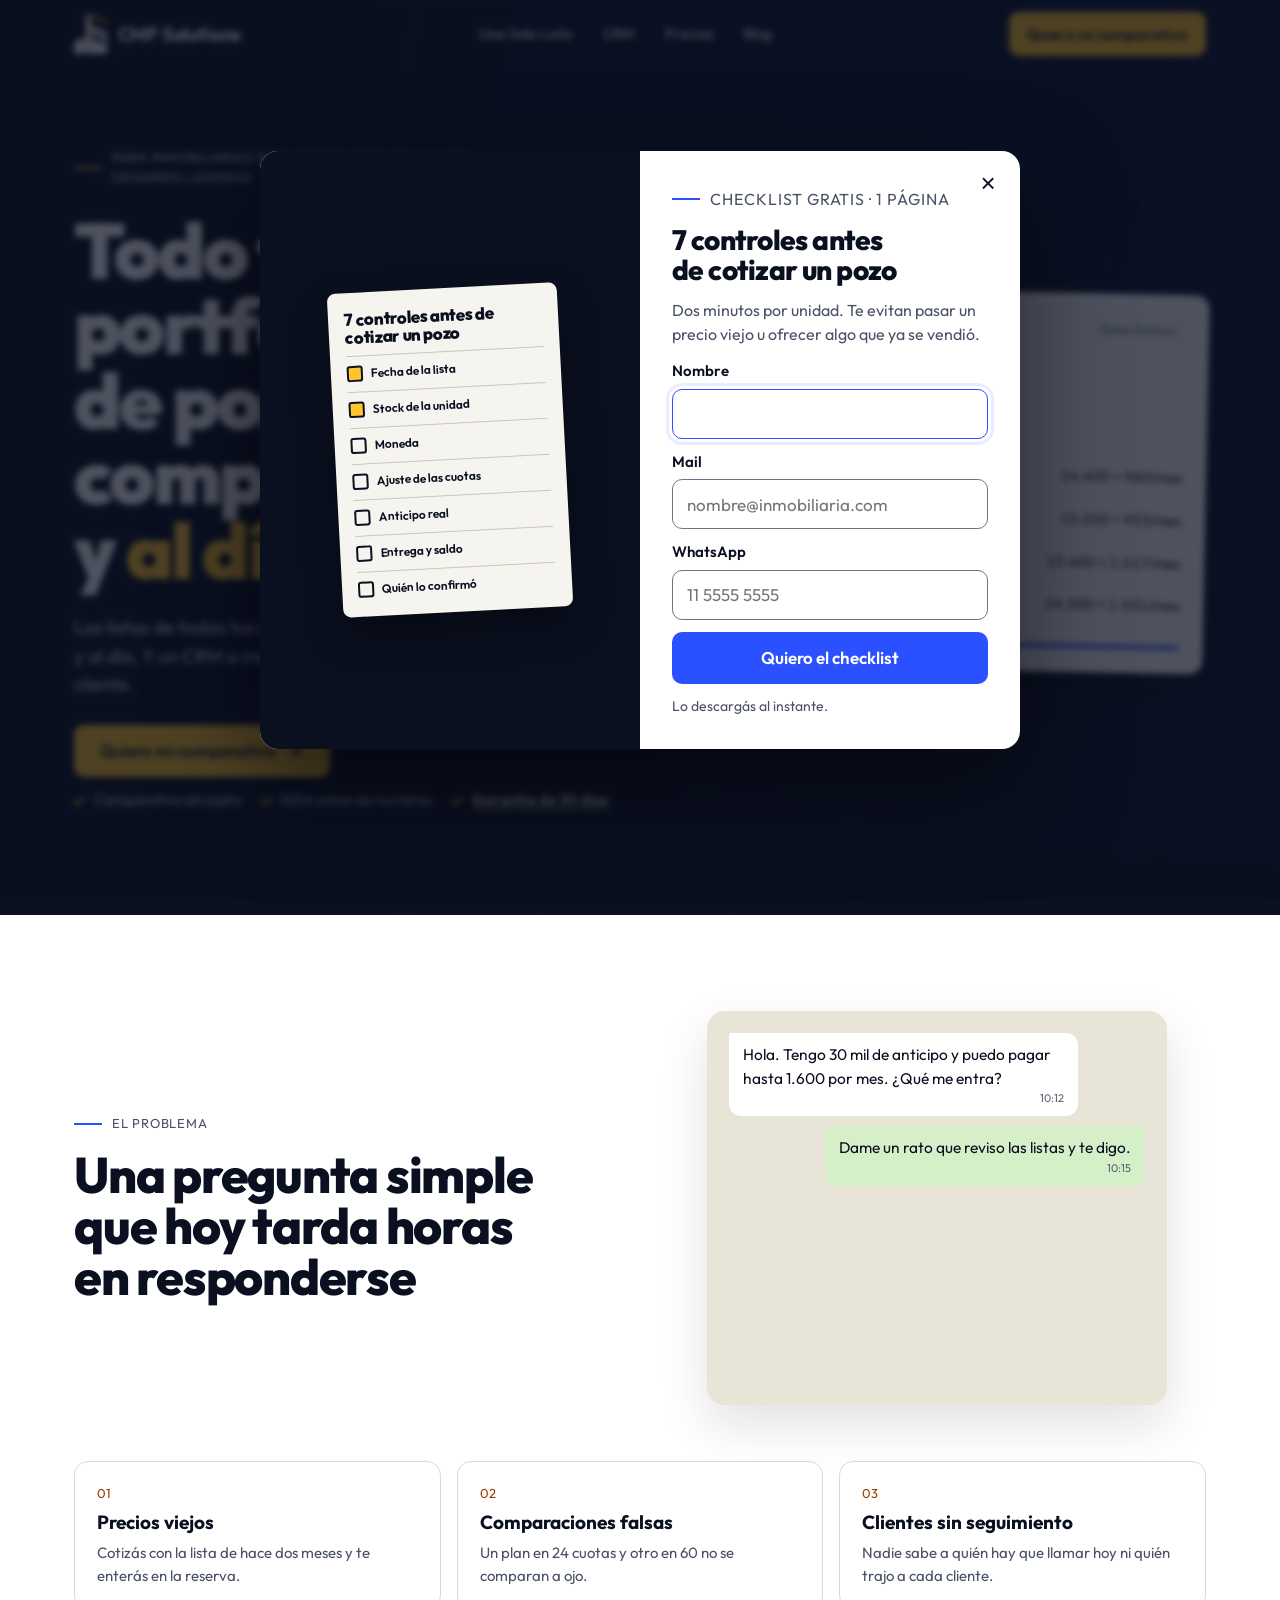
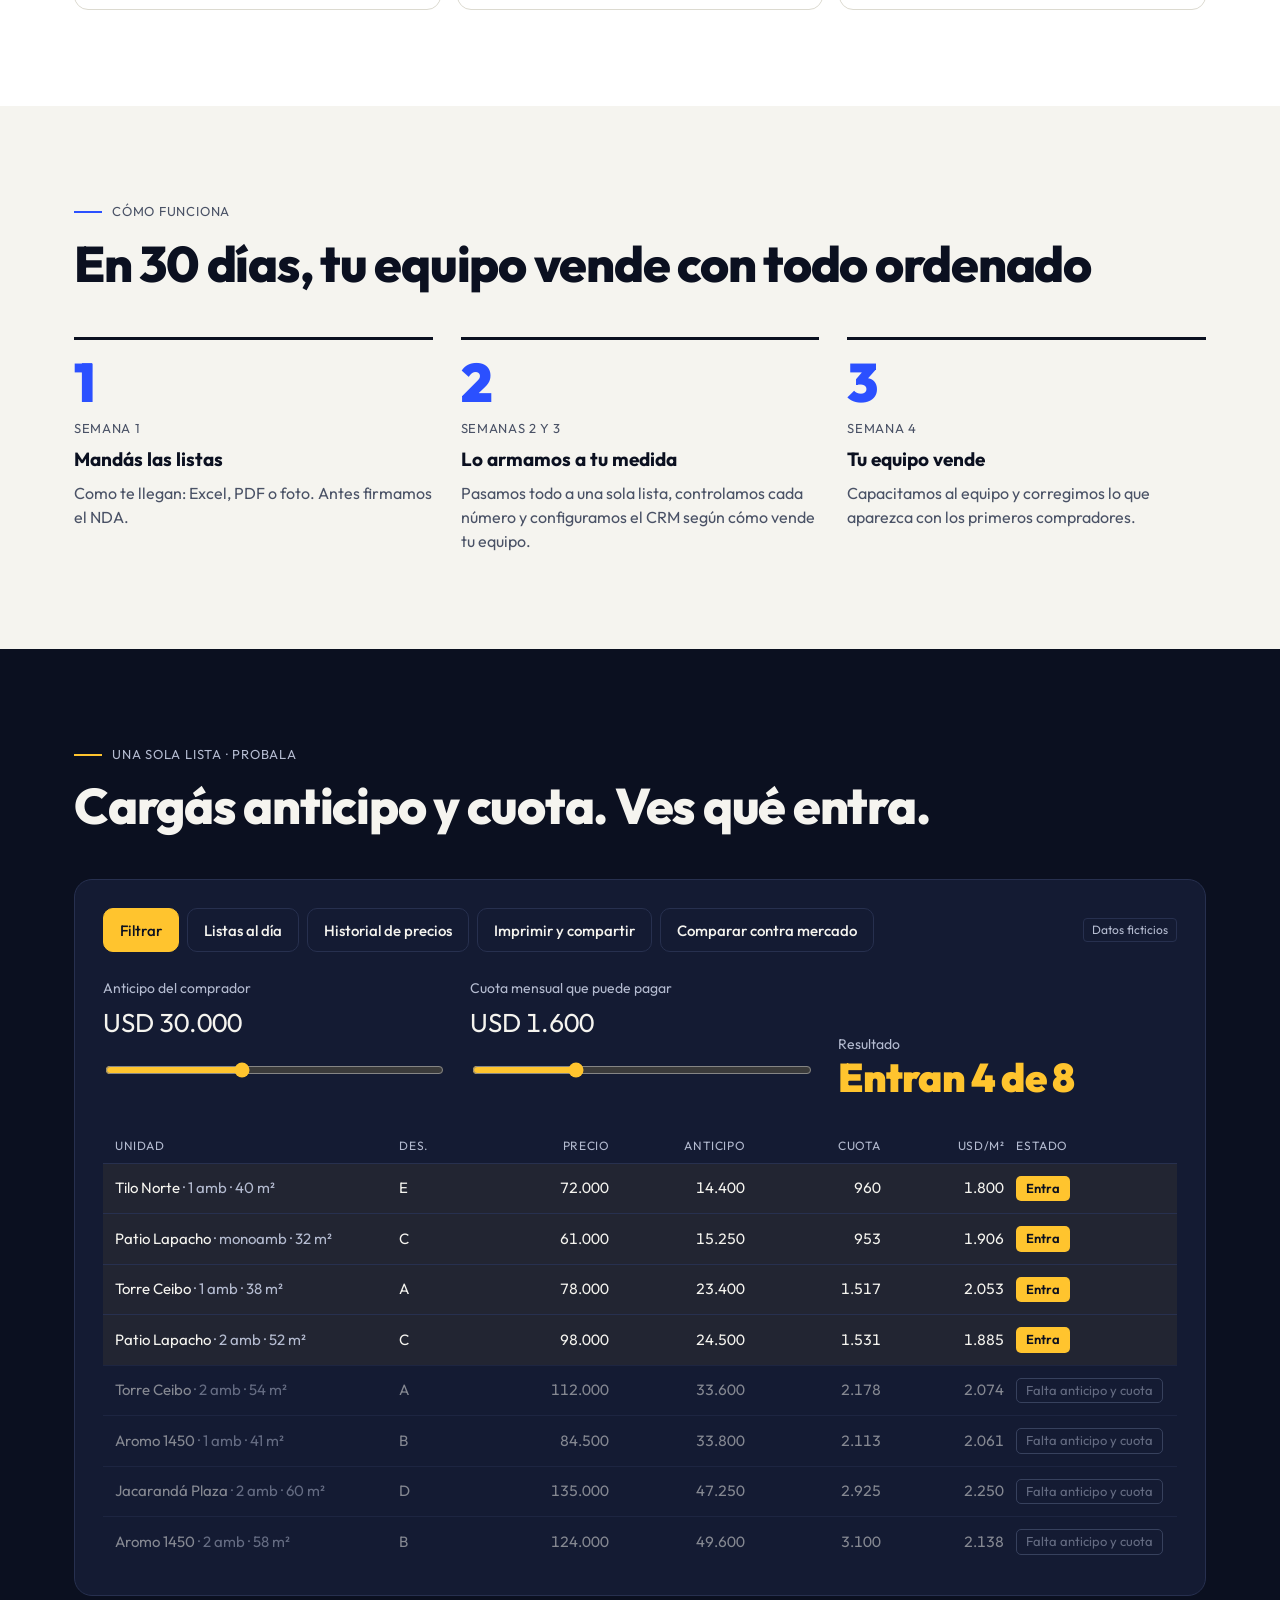
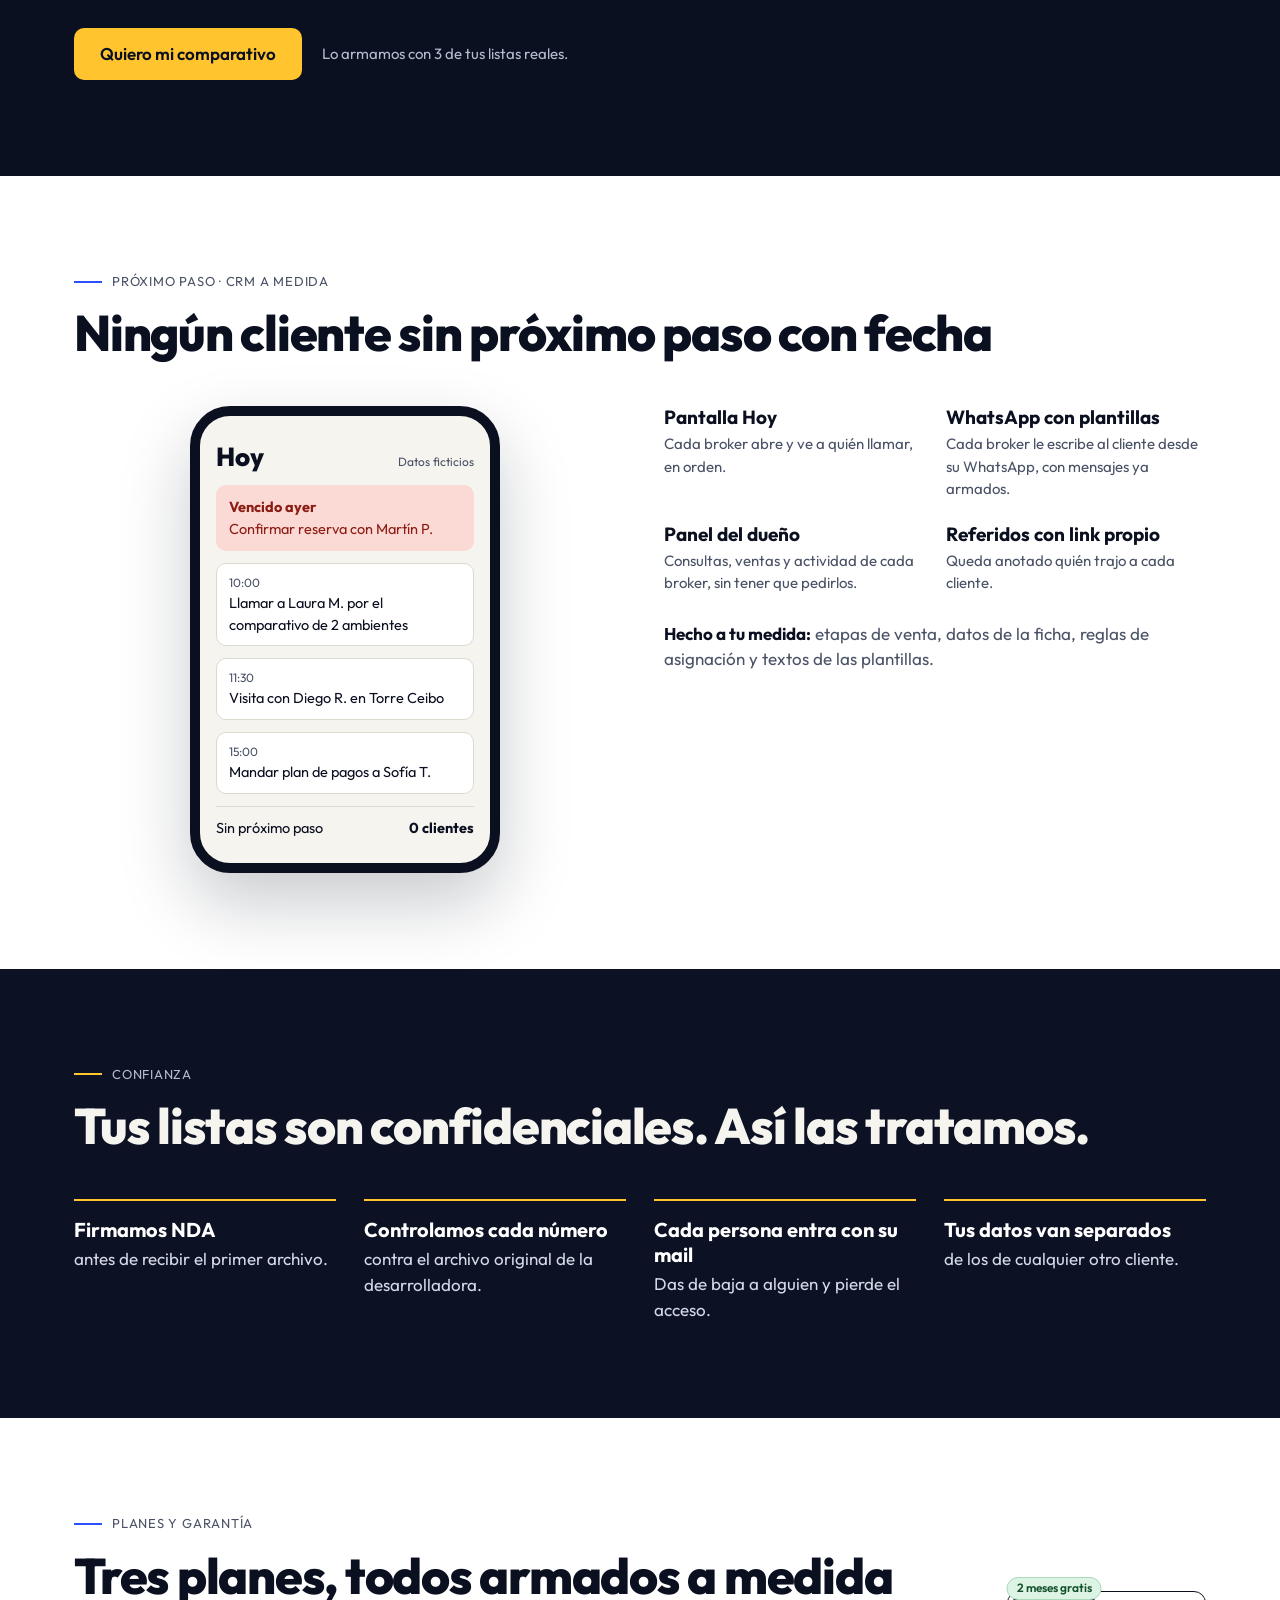
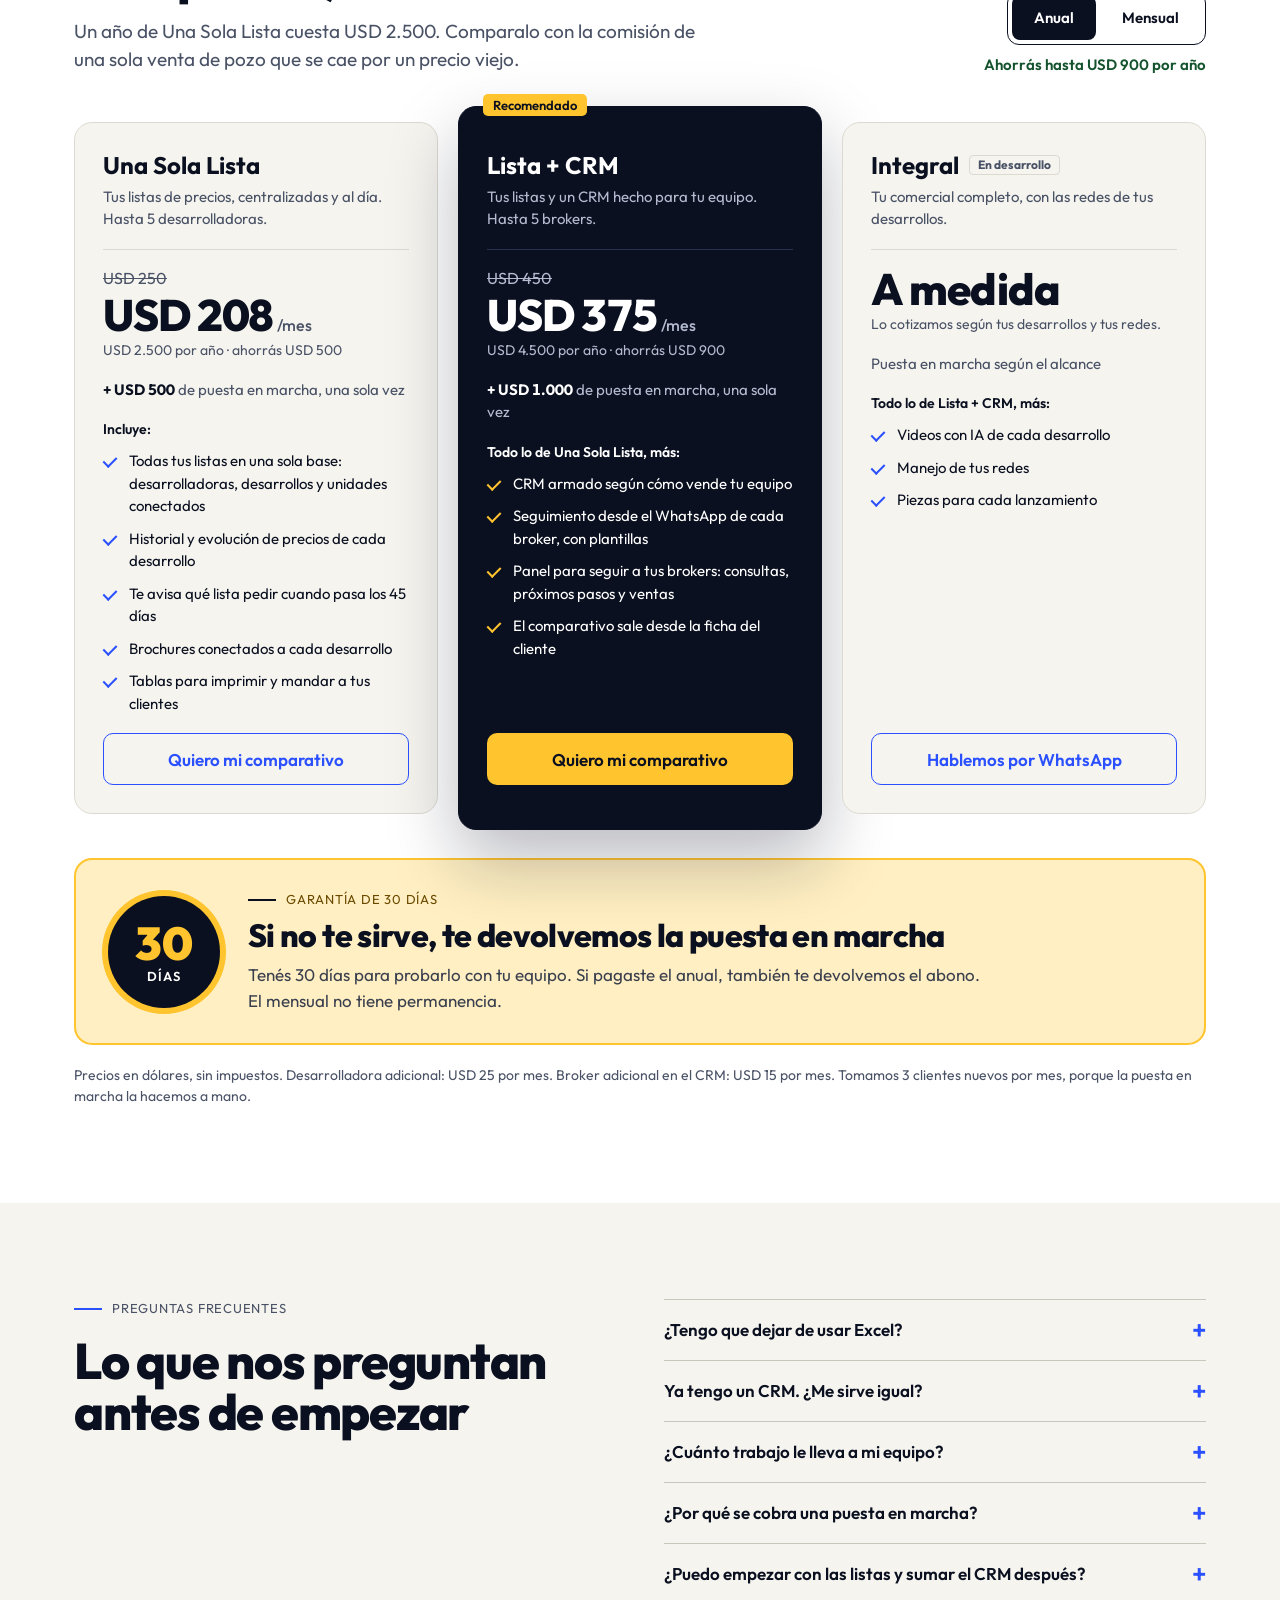
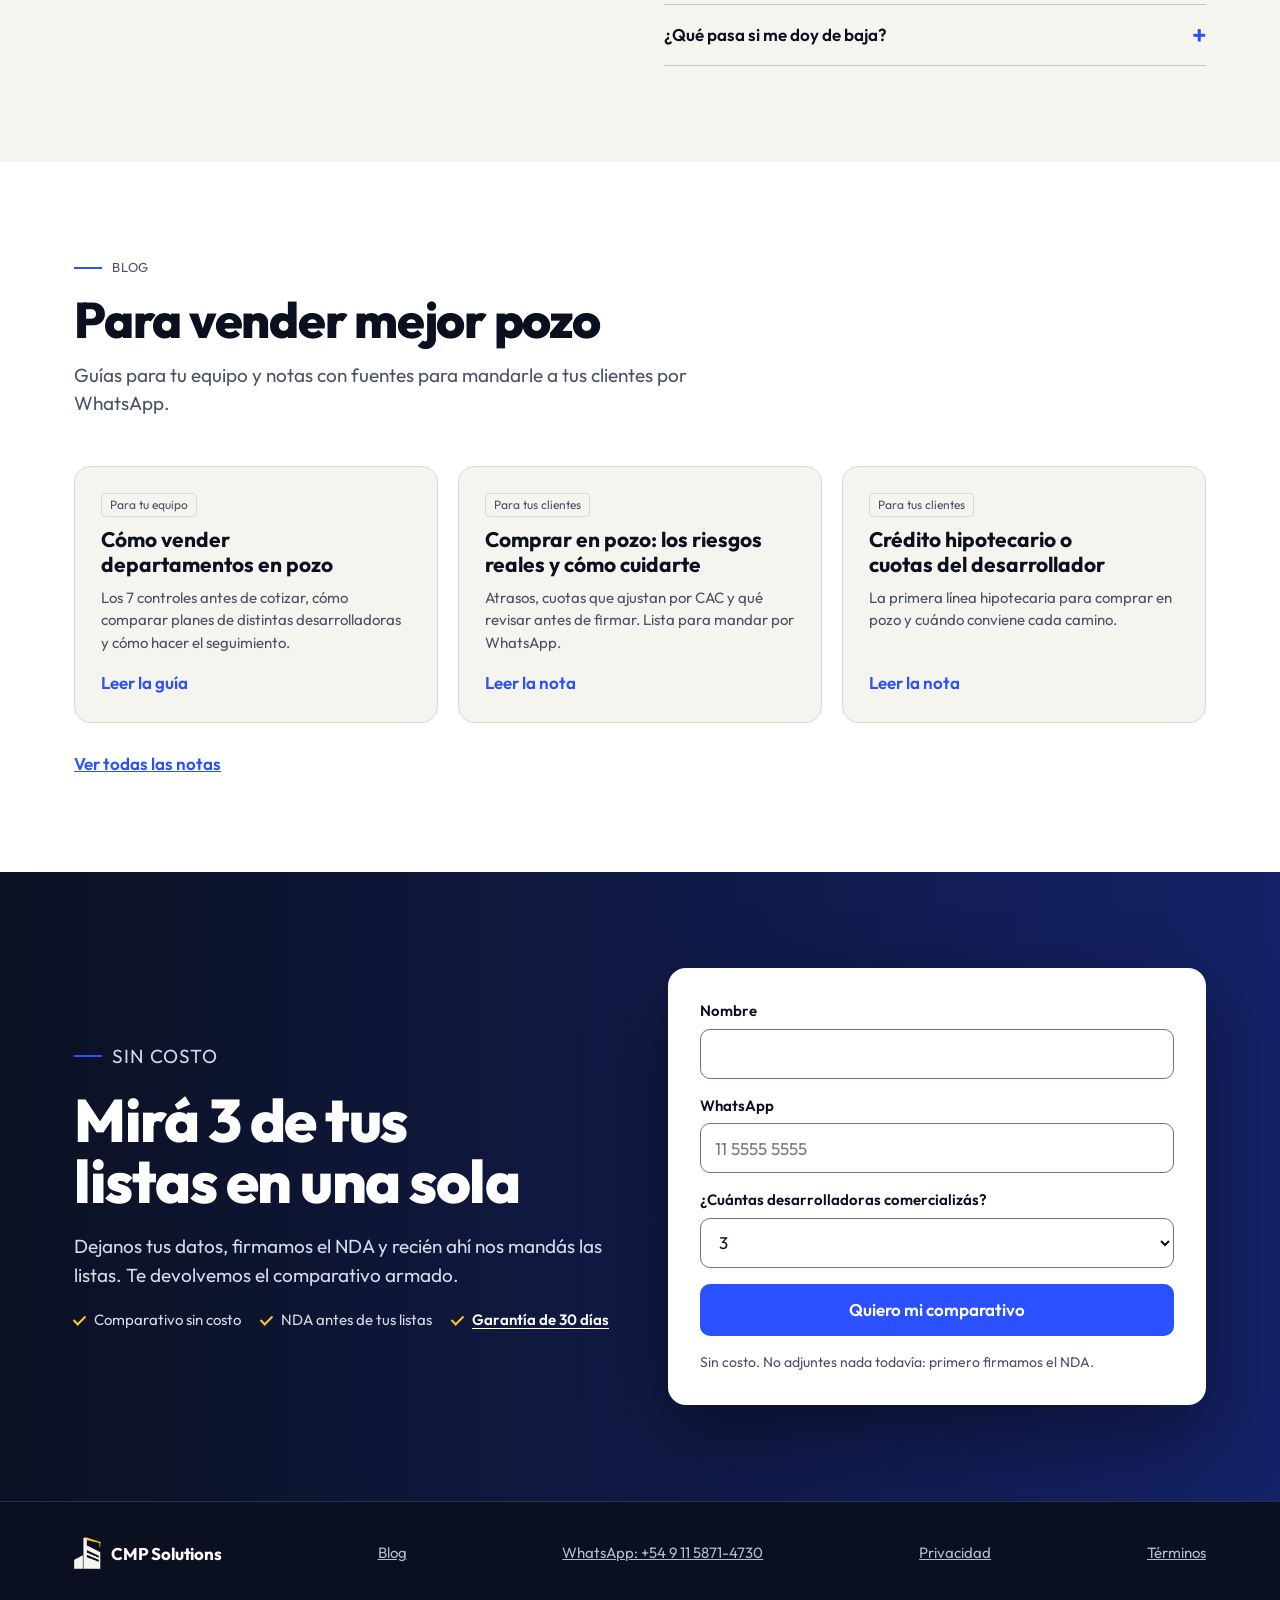
<file: index.html>
<!DOCTYPE html>
<html lang="es-AR">
<head>
<meta charset="utf-8">
<meta name="viewport" content="width=device-width, initial-scale=1">
<title>CMP Solutions: listas de pozo y CRM para inmobiliarias</title>
<link rel="icon" type="image/png" href="favicon.png">
<link rel="apple-touch-icon" href="apple-touch-icon.png">
<meta name="theme-color" content="#0B1020">
<meta property="og:type" content="website">
<meta property="og:site_name" content="CMP Solutions">
<meta property="og:locale" content="es_AR">
<meta property="og:url" content="https://cmpsolutions.info/">
<meta property="og:title" content="Todo tu portfolio de pozo, comparable y al día">
<meta property="og:description" content="Una sola lista para todas tus desarrolladoras y un CRM a medida para tu equipo. Pedí tu comparativo sin costo.">
<meta property="og:image" content="https://cmpsolutions.info/og-logo.png">
<meta property="og:image:width" content="800">
<meta property="og:image:height" content="800">
<meta property="og:image:alt" content="Logo de CMP Solutions">
<meta name="twitter:card" content="summary">
<meta name="description" content="Todo tu portfolio de pozo, comparable y al día. Una Sola Lista y CRM a medida para inmobiliarias que comercializan 3 o más desarrolladoras.">
<!-- SEO: canonical, robots y datos estructurados. Si cambia el dominio, reemplazar cmpsolutions.info acá, en blog/, sitemap.xml, robots.txt y llms.txt. -->
<link rel="canonical" href="https://cmpsolutions.info/">
<meta name="robots" content="index, follow, max-image-preview:large, max-snippet:-1">
<link rel="alternate" type="text/plain" title="Resumen para modelos de lenguaje" href="/llms.txt">
<script type="application/ld+json">
{
  "@context": "https://schema.org",
  "@graph": [
    {
      "@type": "Organization",
      "@id": "https://cmpsolutions.info/#organization",
      "name": "CMP Solutions",
      "url": "https://cmpsolutions.info/",
      "logo": "https://cmpsolutions.info/logo.png",
      "description": "Listas de precios comparables (Una Sola Lista) y CRM a medida para inmobiliarias y comercializadoras que venden departamentos en pozo de 3 o más desarrolladoras en Argentina.",
      "areaServed": { "@type": "Country", "name": "Argentina" },
      "contactPoint": { "@type": "ContactPoint", "contactType": "sales", "telephone": "+54 9 11 5871-4730", "availableLanguage": "es", "areaServed": "AR" }
    },
    {
      "@type": "WebSite",
      "@id": "https://cmpsolutions.info/#website",
      "name": "CMP Solutions",
      "url": "https://cmpsolutions.info/",
      "inLanguage": "es-AR",
      "publisher": { "@id": "https://cmpsolutions.info/#organization" }
    },
    {
      "@type": "FAQPage",
      "@id": "https://cmpsolutions.info/#faq",
      "mainEntity": [
        { "@type": "Question", "name": "¿Tengo que dejar de usar Excel?", "acceptedAnswer": { "@type": "Answer", "text": "No. Las desarrolladoras te siguen mandando sus listas como siempre y nosotros las pasamos al formato comparable." } },
        { "@type": "Question", "name": "Ya tengo un CRM. ¿Me sirve igual?", "acceptedAnswer": { "@type": "Answer", "text": "Sí. Una Sola Lista se contrata sola y la usás sin cambiar tu CRM actual." } },
        { "@type": "Question", "name": "¿Cuánto trabajo le lleva a mi equipo?", "acceptedAnswer": { "@type": "Answer", "text": "Poco: mandar las listas y una capacitación por videollamada de 1 hora. La carga y el control los hacemos nosotros." } },
        { "@type": "Question", "name": "¿Por qué se cobra una puesta en marcha?", "acceptedAnswer": { "@type": "Answer", "text": "Porque es lo que más trabajo lleva: relevamos cómo vende tu equipo, cargamos y controlamos cada lista contra el original y armamos todo a tu medida. Se paga una sola vez." } },
        { "@type": "Question", "name": "¿Puedo empezar con las listas y sumar el CRM después?", "acceptedAnswer": { "@type": "Answer", "text": "Sí. Pagás la diferencia de puesta en marcha y pasás al abono de Lista + CRM." } },
        { "@type": "Question", "name": "¿Qué pasa si me doy de baja?", "acceptedAnswer": { "@type": "Answer", "text": "En el mensual no hay permanencia: avisás con 30 días. El anual cubre 12 meses y al terminar elegís si renovás. En los dos casos te llevás tus datos en Excel." } }
      ]
    }
  ]
}
</script>
<link rel="preconnect" href="https://fonts.googleapis.com">
<link rel="preconnect" href="https://fonts.gstatic.com" crossorigin>
<link href="https://fonts.googleapis.com/css2?family=Outfit:wght@300..900&display=swap" rel="stylesheet">
<!-- Analítica: Google Analytics 4. El ID y lo que se mide en todas las páginas están en analitica.js; plan de medición en _docs/plan-de-medicion.md -->
<script src="analitica.js" defer></script>
<style>
/* Idea: obra de noche. Tinta azul profunda, cobalto de plano y amarillo de obra como señal. Todo en Outfit. */
:root{
  color-scheme: light;
  --ink:#0B1020; --ink2:#141B33; --line-d:#27304F; --muted-d:#B4BBD0;
  --paper:#F5F4EF; --card:#FFFFFF; --line:#DCDAD0; --muted:#4A5266;
  --blue:#2B50FF; --blue-soft:#E9EDFF; --blue-l:#93A7FF; --yellow:#FFC42E;
  --ok-bg:#DDF3E4; --ok:#14532D; --warn-bg:#FFEFC2; --warn:#6B4A00; --bad-bg:#FBD9D5; --bad:#8C1C13;
  --display:'Outfit', system-ui, -apple-system, 'Segoe UI', sans-serif;
  --body:'Outfit', system-ui, -apple-system, 'Segoe UI', sans-serif;
  --mono:'Outfit', system-ui, -apple-system, 'Segoe UI', sans-serif;
  --wrap:1180px;
}
*{box-sizing:border-box}
html{scroll-behavior:smooth}
body{margin:0;background:var(--paper);color:var(--ink);font-family:var(--body);font-size:17px;line-height:1.5;-webkit-font-smoothing:antialiased}
img{max-width:100%}
h1,h2,h3,p{margin:0}
h1,h2,h3{font-family:var(--display);text-wrap:balance}
h2{font-weight:800;font-size:clamp(30px,4.2vw,50px);line-height:1.02;letter-spacing:-.025em}
h3{font-weight:700;font-size:19px;line-height:1.2}
a{color:var(--blue)}
:focus-visible{outline:3px solid var(--yellow);outline-offset:3px;border-radius:4px}
section{scroll-margin-top:76px}
.wrap{max-width:var(--wrap);margin:0 auto;padding:0 24px}
.sec{padding:96px 0}
.dark{background:var(--ink);color:#F5F4EF}
.white{background:var(--card)}
.eyebrow{font-family:var(--mono);font-size:13px;letter-spacing:.06em;text-transform:uppercase;color:var(--muted);display:flex;align-items:center;gap:10px}
.eyebrow::before{content:"";width:28px;height:2px;background:var(--blue)}
.dark .eyebrow{color:var(--muted-d)}.dark .eyebrow::before{background:var(--yellow)}
.lead{font-size:19px;color:var(--muted);max-width:34em}
.dark .lead{color:var(--muted-d)}
.head{display:flex;flex-direction:column;gap:16px;margin-bottom:48px}
.mono{font-family:var(--mono);font-variant-numeric:tabular-nums}
.tag{font-family:var(--mono);font-size:12px;border:1px solid var(--line);border-radius:4px;padding:2px 8px;color:var(--muted);white-space:nowrap}
.dark .tag,.demo .tag{border-color:var(--line-d);color:var(--muted-d)}
.ph{font-family:var(--mono);background:var(--warn-bg);color:var(--warn);border-radius:4px;padding:1px 6px;font-size:.92em}

/* Botón único */
.btn{display:inline-flex;align-items:center;justify-content:center;gap:10px;min-height:52px;padding:0 26px;border-radius:10px;border:0;background:var(--yellow);color:var(--ink);font:600 17px var(--body);text-decoration:none;cursor:pointer;transition:transform .18s ease, box-shadow .18s ease}
.btn:hover{transform:translateY(-2px);box-shadow:0 10px 24px rgba(255,196,46,.35)}
.btn svg{transition:transform .18s ease}.btn:hover svg{transform:translateX(4px)}
.btn.sm{min-height:44px;padding:0 18px;font-size:15px}
.btn.blue{background:var(--blue);color:#fff}.btn.blue:hover{box-shadow:0 10px 24px rgba(43,80,255,.35)}
.btn.line{background:transparent;color:var(--blue);border:1.5px solid var(--blue)}.btn.line:hover{box-shadow:none;background:var(--blue-soft)}

/* 1. Barra */
.bar{position:sticky;top:0;z-index:50;background:rgba(11,16,32,.0);transition:background .25s ease, box-shadow .25s ease;margin-bottom:-68px}
.bar.solid{background:rgba(11,16,32,.92);backdrop-filter:blur(10px);box-shadow:0 1px 0 var(--line-d)}
.bar .wrap{height:68px;display:flex;align-items:center;justify-content:space-between;gap:24px}
.logo img{height:40px;width:auto;display:block}
.logo span{font:700 19px var(--display);letter-spacing:-.01em;color:#fff;white-space:nowrap}
.logo{display:flex;align-items:center;gap:10px;color:#fff;text-decoration:none;font:800 22px var(--display);letter-spacing:-.02em;min-height:44px}
.nav{display:flex;gap:30px}
.nav a{color:#E4E7F2;text-decoration:none;font-size:15px;font-weight:500;padding:12px 0;position:relative}
.nav a::after{content:"";position:absolute;left:0;right:0;bottom:8px;height:2px;background:var(--yellow);transform:scaleX(0);transform-origin:left;transition:transform .2s ease}
.nav a:hover::after{transform:scaleX(1)}
#progress{position:fixed;top:0;left:0;height:3px;width:100%;background:var(--yellow);transform:scaleX(0);transform-origin:left;z-index:60}

/* 2. Hero */
.hero{position:relative;background:var(--ink);color:#fff;padding:148px 0 104px;overflow:hidden}
.hero-photo{position:absolute;inset:-4% -2%;background:#16204A url('https://images.unsplash.com/photo-1695067441231-a76a08f1ab89?auto=format&fit=crop&w=2000&q=70') center/cover;animation:kb 26s ease-in-out infinite alternate}
.hero::before{content:"";position:absolute;inset:0;z-index:1;background:linear-gradient(100deg,rgba(11,16,32,.97) 0%,rgba(11,16,32,.9) 42%,rgba(11,16,32,.55) 100%),linear-gradient(0deg,rgba(11,16,32,1) 0%,rgba(11,16,32,0) 30%)}
@keyframes kb{from{transform:scale(1)}to{transform:scale(1.09) translate(-1%,-1.5%)}}
.hero .wrap{position:relative;z-index:2;display:grid;grid-template-columns:repeat(auto-fit,minmax(min(440px,100%),1fr));gap:56px;align-items:center}
.hero-copy{display:flex;flex-direction:column;gap:26px}
.hero .eyebrow{color:#D5DAEA}.hero .eyebrow::before{background:var(--yellow)}
h1{font-weight:900;font-size:clamp(40px,6.2vw,78px);line-height:.96;letter-spacing:-.035em}
h1 .w{display:inline-block}
h1 mark{background:none;color:var(--yellow);position:relative;white-space:nowrap}
.hero p.sub{font-size:19px;color:#D5DAEA;max-width:33em}
.hero-cta{display:flex;flex-direction:column;gap:12px;align-items:flex-start}
.assure{list-style:none;margin:0;padding:0;display:flex;flex-wrap:wrap;gap:8px 20px;font-size:15px;color:#D5DAEA}
.assure li{display:flex;align-items:center;gap:8px}
.assure li::before{content:"";width:5px;height:10px;margin:0 3px 3px 2px;border:solid var(--yellow);border-width:0 2px 2px 0;transform:rotate(45deg)}
.assure a{color:#fff;font-weight:600;text-underline-offset:3px}
.hero-card{background:#fff;color:var(--ink);border-radius:14px;padding:24px;display:flex;flex-direction:column;gap:14px;box-shadow:0 30px 80px rgba(0,0,0,.45);transform:rotate(1.2deg);animation:float 7s ease-in-out infinite}
@keyframes float{0%,100%{transform:rotate(1.2deg) translateY(0)}50%{transform:rotate(.6deg) translateY(-10px)}}
.hc-top{display:flex;justify-content:space-between;align-items:center;gap:12px;flex-wrap:wrap}
.hc-top b{font:700 16px var(--display)}
.chips{display:flex;gap:10px;flex-wrap:wrap}
.chip{font-family:var(--mono);font-size:14px;background:var(--blue-soft);color:#1A33B8;border-radius:6px;padding:6px 10px;font-variant-numeric:tabular-nums}
.hc-count{font:800 30px var(--display);letter-spacing:-.02em}
.hc-count span{color:var(--blue)}
.hc-rows{display:flex;flex-direction:column;font-size:14.5px;min-height:176px}
.hc-rows div{display:flex;justify-content:space-between;gap:12px;padding:10px 0;border-top:1px solid #ECEBE4;animation:rowin .45s ease both}
.hc-rows div:nth-child(2){animation-delay:.07s}.hc-rows div:nth-child(3){animation-delay:.14s}.hc-rows div:nth-child(4){animation-delay:.21s}
@keyframes rowin{from{opacity:0;transform:translateX(14px)}to{opacity:1;transform:none}}
.hc-bar{height:4px;background:#ECEBE4;border-radius:2px;overflow:hidden}
.hc-bar i{display:block;height:100%;width:100%;background:var(--blue);transform-origin:left;animation:fill 3.6s linear infinite}
@keyframes fill{from{transform:scaleX(0)}to{transform:scaleX(1)}}

/* 3. Problema */
.prob{display:grid;grid-template-columns:repeat(auto-fit,minmax(min(400px,100%),1fr));gap:56px;align-items:center;margin-bottom:56px}
.chat{background:#E9E4D8;border-radius:18px;padding:22px;display:flex;flex-direction:column;gap:10px;font-size:15.5px;max-width:460px;width:100%;justify-self:center;box-shadow:0 20px 50px rgba(11,16,32,.12)}
.msg{max-width:84%;padding:10px 14px;border-radius:12px;background:#fff;align-self:flex-start;border-top-left-radius:3px}
.msg.me{background:#D5F0C8;align-self:flex-end;border-radius:12px;border-top-right-radius:3px}
.msg time{display:block;text-align:right;font-family:var(--mono);font-size:11px;color:#55606F}
.gap{align-self:center;font-family:var(--mono);font-size:12px;background:rgba(11,16,32,.08);color:#3E4656;border-radius:20px;padding:3px 12px}
.js .chat .msg,.js .chat .gap{opacity:0;transform:translateY(10px) scale(.97);transition:opacity .4s ease, transform .4s ease}
.js .chat .show{opacity:1;transform:none}
.costs{display:grid;grid-template-columns:repeat(auto-fit,minmax(min(200px,100%),1fr));gap:16px}
.cost{background:var(--card);border:1px solid var(--line);border-radius:14px;padding:22px;display:flex;flex-direction:column;gap:8px;transition:transform .2s ease, box-shadow .2s ease, border-color .2s ease}
.cost:hover{transform:translateY(-6px);box-shadow:0 18px 40px rgba(11,16,32,.1);border-color:var(--ink)}
.cost .n{font-family:var(--mono);font-size:13px;color:#9A3B00}
.cost p{font-size:15px;color:var(--muted)}

/* 4. Cómo funciona */
.steps{list-style:none;margin:0;padding:0;display:grid;grid-template-columns:repeat(auto-fit,minmax(min(280px,100%),1fr));gap:28px}
.steps li{display:flex;flex-direction:column;gap:10px;padding-top:18px;position:relative}
.steps li::before{content:"";position:absolute;top:0;left:0;height:3px;width:100%;background:var(--ink);transform-origin:left}
.js .steps li::before{transform:scaleX(0);transition:transform .8s cubic-bezier(.2,.7,.2,1)}
.js .steps li.in::before{transform:scaleX(1)}
.steps .num{font:900 54px/1 var(--display);color:var(--blue)}
.steps p{font-size:16px;color:var(--muted)}
.steps .wk{font-family:var(--mono);font-size:13px;text-transform:uppercase;letter-spacing:.05em;color:var(--muted)}
.panel-note{font-size:15px;color:var(--muted-d);margin-bottom:6px}
.demo .li{display:flex;justify-content:space-between;align-items:center;gap:12px;flex-wrap:wrap;padding:13px 0;border-top:1px solid var(--line-d);font-size:15px}
.demo .li small{display:block;font-size:14px;color:var(--muted-d)}
.st{display:inline-flex;align-items:center;gap:8px;font-weight:600;font-size:14px;border-radius:6px;padding:5px 11px}
.st.ok{background:var(--ok-bg);color:var(--ok)}.st.warn{background:var(--warn-bg);color:var(--warn)}.st.bad{background:var(--bad-bg);color:var(--bad)}
.st.bad svg{animation:pulse 1.6s ease-in-out infinite}
@keyframes pulse{50%{opacity:.25}}
/* 5. Demo */
.demo{background:var(--ink2);border:1px solid var(--line-d);border-radius:18px;padding:28px;display:flex;flex-direction:column;gap:26px}
.demo-top{display:flex;justify-content:space-between;align-items:center;gap:16px;flex-wrap:wrap}
.tabs{display:flex;gap:8px;flex-wrap:wrap}
.tab{min-height:44px;padding:0 16px;border-radius:10px;border:1px solid var(--line-d);background:transparent;color:#F5F4EF;font:500 15px var(--body);cursor:pointer;transition:background .15s ease,color .15s ease}
.tab:hover{border-color:var(--muted-d)}
.tab[aria-selected="true"]{background:var(--yellow);color:var(--ink);border-color:var(--yellow)}
.ctrl{display:grid;grid-template-columns:repeat(auto-fit,minmax(min(260px,100%),1fr));gap:28px;align-items:end}
.ctrl label{font-size:14px;color:var(--muted-d);display:block}
.ctrl output{display:block;font-family:var(--mono);font-size:26px;font-variant-numeric:tabular-nums;margin:4px 0}
.ctrl input[type=range]{width:100%;height:44px;accent-color:var(--yellow);cursor:pointer}
.res small{font-size:14px;color:var(--muted-d);display:block}
.res b{font:900 40px/1.1 var(--display);letter-spacing:-.02em;color:var(--yellow);display:inline-block}
.res b.bump{animation:bump .3s ease}
@keyframes bump{50%{transform:scale(1.08)}}
.scroll{overflow-x:auto}
.grid{min-width:720px;font-size:15px}
.grow{display:grid;grid-template-columns:2.2fr .6fr 1fr 1fr 1fr .9fr 1.2fr;gap:12px;padding:12px;border-top:1px solid var(--line-d);align-items:center;transition:opacity .3s ease, background .3s ease}
.grow.hd{border:0;font-family:var(--mono);font-size:12px;text-transform:uppercase;letter-spacing:.05em;color:var(--muted-d);padding-bottom:8px}
.grow .r{text-align:right;font-family:var(--mono);font-variant-numeric:tabular-nums}
.grow.out{opacity:.5}
.grow.ok{background:rgba(255,196,46,.06)}
.grow em{font-style:normal;color:var(--muted-d)}
.badge{display:inline-block;font-size:13px;border-radius:5px;padding:3px 10px;font-weight:600;background:var(--yellow);color:var(--ink)}
.badge.no{background:none;border:1px solid #5A6788;color:var(--muted-d);font-weight:400;padding:2px 9px}
.mk{display:grid;grid-template-columns:minmax(0,1.2fr) minmax(0,2fr) auto;gap:16px;align-items:center;font-size:15px;padding:6px 0}
.mk .track{height:14px;background:var(--line-d);border-radius:4px;overflow:hidden}
.mk .track i{display:block;height:100%;background:var(--blue-l);border-radius:4px;transition:width .6s cubic-bezier(.2,.7,.2,1)}
.mk .v{min-width:150px;text-align:right}
.share{display:grid;grid-template-columns:repeat(auto-fit,minmax(min(320px,100%),1fr));gap:28px;align-items:start}
.sheet{background:#fff;color:var(--ink);border-radius:8px;padding:24px;display:flex;flex-direction:column;gap:12px;font-size:14.5px}
.sheet .row{display:flex;justify-content:space-between;gap:12px;border-top:1px solid #ECEBE4;padding-top:10px}
.ghost{min-height:44px;padding:0 18px;border-radius:10px;border:1px solid #5A6788;background:transparent;color:#F5F4EF;font:500 15px var(--body);cursor:pointer}
.ghost:hover{border-color:#fff}
.hist{display:flex;justify-content:space-between;gap:16px;flex-wrap:wrap;padding:13px 0;border-top:1px solid var(--line-d);font-size:15px}
.up{color:#FFB199}.down{color:#9BE3B5}
.after{display:flex;align-items:center;gap:20px;flex-wrap:wrap;margin-top:32px;color:var(--muted-d);font-size:15px}
[hidden]{display:none !important}

/* 6. CRM */
.crm{display:grid;grid-template-columns:repeat(auto-fit,minmax(min(320px,100%),1fr));gap:48px;align-items:start}
.phone{justify-self:center;width:310px;max-width:100%;border:10px solid var(--ink);border-radius:40px;background:var(--paper);padding:24px 16px;display:flex;flex-direction:column;gap:12px;font-size:14.5px;box-shadow:0 30px 70px rgba(11,16,32,.22)}
.phone-top{display:flex;justify-content:space-between;align-items:baseline}
.phone-top b{font:800 26px var(--display)}
.task{background:#fff;border:1px solid var(--line);border-radius:10px;padding:10px 12px}
.task time{font-family:var(--mono);font-size:12px;color:var(--muted);display:block}
.task.late{background:var(--bad-bg);color:var(--bad);border-color:transparent}
.js .phone .task{opacity:0;transform:translateX(-16px);transition:opacity .45s ease, transform .45s ease}
.js .phone.in .task{opacity:1;transform:none}
.phone.in .task:nth-child(3){transition-delay:.12s}.phone.in .task:nth-child(4){transition-delay:.24s}.phone.in .task:nth-child(5){transition-delay:.36s}
.phone-foot{display:flex;justify-content:space-between;border-top:1px solid var(--line);padding-top:10px}
.f4{display:grid;grid-template-columns:repeat(auto-fit,minmax(min(230px,100%),1fr));gap:22px;margin-bottom:26px}
.f4 p{font-size:15px;color:var(--muted);margin-top:4px}
/* 7. Confianza */
.trust{position:relative;overflow:hidden}
.trust-bg{position:absolute;inset:0;background:#141B33 url('https://images.unsplash.com/photo-1751978515498-7e2c37973888?auto=format&fit=crop&w=1800&q=60') center/cover;opacity:.16}
.trust .wrap{position:relative}
.t4{display:grid;grid-template-columns:repeat(auto-fit,minmax(min(240px,100%),1fr));gap:28px}
.t4 p{border-top:2px solid var(--yellow);padding-top:16px;font-size:17px;color:#D5DAEA}
.t4 strong{color:#fff;display:block;font:700 20px var(--display);margin-bottom:4px}

/* 8. Planes: un solo plan destacado, un solo badge, un solo botón lleno */
.sr{position:absolute;width:1px;height:1px;padding:0;margin:-1px;overflow:hidden;clip:rect(0,0,0,0);white-space:nowrap;border:0}
.p-head{display:flex;justify-content:space-between;align-items:flex-end;gap:28px 48px;flex-wrap:wrap;margin-bottom:48px}
.p-head .head{margin:0}
.bill{display:flex;flex-direction:column;align-items:flex-end;gap:10px;padding-top:18px}
.tog{display:inline-flex;gap:4px;padding:4px;border:1.5px solid var(--ink);border-radius:12px;background:var(--card)}
.tog button{position:relative;min-height:44px;padding:0 22px;border:0;border-radius:8px;background:none;color:var(--ink);font:600 15px var(--body);cursor:pointer;transition:background .2s ease,color .2s ease}
.tog button[aria-pressed="true"]{background:var(--ink);color:#fff}
.off{position:absolute;left:50%;top:-19px;transform:translateX(-50%);white-space:nowrap;font:600 12px/1.4 var(--body);color:var(--ok);background:var(--ok-bg);border:1px solid #A8D9B8;border-radius:20px;padding:2px 9px;pointer-events:none}
.save{font:600 15px var(--body);color:var(--ok)}
@media (max-width:1000px){.bill{align-items:flex-start}}
.plans{display:grid;grid-template-columns:repeat(auto-fit,minmax(min(290px,100%),1fr));gap:20px;align-items:stretch;margin-bottom:44px}
.plan{border:1px solid var(--line);border-radius:18px;padding:28px;display:flex;flex-direction:column;gap:18px;background:var(--paper);position:relative}
.plan h3{font-size:24px;display:flex;align-items:center;gap:10px;flex-wrap:wrap}
.plan .desc{font-size:15px;color:var(--muted);margin-top:6px}
.price{display:flex;flex-direction:column;gap:2px;padding-top:16px;border-top:1px solid var(--line)}
.price s{font-size:16px;color:var(--muted)}
.price b{font:800 44px/1.05 var(--display);letter-spacing:-.02em;font-variant-numeric:tabular-nums}
.price b span{font:500 16px var(--body);letter-spacing:0;color:var(--muted);margin-left:4px}
.price small{font-size:14px;color:var(--muted)}
.setup{font-size:15px;color:var(--muted)}.setup strong{color:var(--ink);font-variant-numeric:tabular-nums}
.inc-h{font-size:14px;font-weight:600}
.inc{list-style:none;margin:-8px 0 0;padding:0;display:flex;flex-direction:column;gap:10px;font-size:15px}
.inc li{display:flex;gap:10px}
.inc li::before{content:"";flex:none;width:6px;height:11px;margin:4px 5px 0 3px;border:solid var(--blue);border-width:0 2px 2px 0;transform:rotate(45deg)}
.plan .btn{margin-top:auto}
.plan.top{background:var(--ink);color:#fff;border-color:var(--ink);box-shadow:0 30px 70px rgba(11,16,32,.28)}
.plan.top .desc,.plan.top .price s,.plan.top .price small,.plan.top .price b span,.plan.top .setup{color:var(--muted-d)}
.plan.top .setup strong{color:#fff}.plan.top .price{border-color:var(--line-d)}
.plan.top .inc li::before{border-color:var(--yellow)}
.plan.top::before{content:"Recomendado";position:absolute;top:-13px;left:24px;background:var(--yellow);color:var(--ink);font:600 13px var(--body);padding:3px 10px;border-radius:5px}
@media (min-width:980px){.plan.top{margin:-16px 0;padding:44px 28px}}
.guar{display:flex;align-items:center;gap:28px;margin-bottom:20px;padding:30px 32px;border-radius:18px;background:var(--warn-bg);border:2px solid var(--yellow);scroll-margin-top:96px}
.guar .eyebrow{color:var(--warn)}.guar .eyebrow::before{background:var(--ink)}
.guar h3{font-size:clamp(24px,2.6vw,32px);font-weight:800;letter-spacing:-.02em;margin:6px 0 8px}
.guar p:last-child{font-size:17px;color:#3A3F4E;max-width:44em}
.seal{flex:none;width:112px;height:112px;border-radius:50%;background:var(--ink);color:var(--yellow);display:flex;flex-direction:column;align-items:center;justify-content:center;font:900 46px/1 var(--display);box-shadow:0 0 0 6px var(--yellow)}
.seal small{font:600 13px var(--body);color:#fff;text-transform:uppercase;letter-spacing:.08em;margin-top:2px}
@media (max-width:620px){.guar{flex-direction:column;align-items:flex-start;gap:18px;padding:24px 22px}.seal{width:88px;height:88px;font-size:36px}}
.fine{font-size:14px;color:var(--muted);margin-top:18px}

/* 9. FAQ */
.faq{display:grid;grid-template-columns:repeat(auto-fit,minmax(min(340px,100%),1fr));gap:48px;align-items:start}
details{border-top:1px solid #C9C7BC}
details:last-child{border-bottom:1px solid #C9C7BC}
summary{min-height:60px;display:flex;align-items:center;justify-content:space-between;gap:16px;font-weight:600;cursor:pointer;list-style:none}
summary::-webkit-details-marker{display:none}
summary i{font-style:normal;font-size:26px;line-height:1;color:var(--blue);transition:transform .2s ease}
details[open] summary i{transform:rotate(45deg)}
details p{padding-bottom:20px;color:var(--muted);max-width:38em}

/* 9b. Blog */
.posts{display:grid;grid-template-columns:repeat(auto-fit,minmax(min(300px,100%),1fr));gap:20px}
.post{display:flex;flex-direction:column;gap:10px;background:var(--paper);border:1px solid var(--line);border-radius:16px;padding:26px;color:var(--ink);text-decoration:none;transition:transform .2s ease, box-shadow .2s ease, border-color .2s ease}
.post:hover{transform:translateY(-6px);box-shadow:0 18px 40px rgba(11,16,32,.1);border-color:var(--ink)}
.post .tag{align-self:flex-start}
.post h3{font-size:21px}
.post p{font-size:15px;color:var(--muted)}
.post .go{margin-top:auto;padding-top:6px;font-weight:600;color:var(--blue)}
.blog-all{margin-top:28px;font-weight:600}

/* 10. Cierre */
.close{position:relative;background:var(--ink);color:#fff;overflow:hidden}
.close-bg{position:absolute;inset:0;background:#16204A url('https://images.unsplash.com/photo-1742427605934-db05a2a833f6?auto=format&fit=crop&w=2000&q=70') center/cover}
.close::before{content:"";position:absolute;inset:0;z-index:1;background:linear-gradient(90deg,rgba(11,16,32,.94) 0%,rgba(20,34,110,.8) 100%)}
.close .wrap{position:relative;z-index:2;display:grid;grid-template-columns:repeat(auto-fit,minmax(min(380px,100%),1fr));gap:56px;align-items:center}
.close h2{font-size:clamp(34px,5vw,60px)}
.close-copy{display:flex;flex-direction:column;gap:20px}
.close-copy p{font-size:19px;color:#D5DAEA;max-width:30em}
.form{background:#fff;color:var(--ink);border-radius:18px;padding:32px;box-shadow:0 30px 80px rgba(0,0,0,.4)}
form{display:flex;flex-direction:column;gap:16px}
.fld{display:flex;flex-direction:column;gap:6px}
.fld label{font-weight:600;font-size:15px}
.fld input,.fld select{min-height:50px;padding:0 14px;border:1.5px solid #6B7487;border-radius:10px;font:400 17px var(--body);color:var(--ink);background:#fff}
.fld input:focus,.fld select:focus{border-color:var(--blue);outline:3px solid var(--blue-soft)}
form small{font-size:14px;color:var(--muted)}
.done h3{font-size:28px;font-weight:800;margin-bottom:14px}
.done ol{margin:0;padding-left:22px;display:flex;flex-direction:column;gap:8px}

/* 11. Pie */
footer{background:var(--ink);color:var(--muted-d);font-size:15px;border-top:1px solid var(--line-d);padding:28px 0}
footer .wrap{display:flex;justify-content:space-between;gap:16px 32px;flex-wrap:wrap;align-items:center}
footer a{color:var(--muted-d);padding:12px 0;display:inline-block}
footer nav{display:flex;gap:20px}
.mob{display:none}

/* Aviso del checklist */
dialog#pop{max-height:calc(100dvh - 24px);overflow:auto;border:0;padding:0;border-radius:18px;max-width:min(760px,calc(100vw - 32px));width:100%;background:#fff;color:var(--ink);box-shadow:0 40px 100px rgba(0,0,0,.5);overflow:hidden}
dialog#pop::backdrop{background:rgba(11,16,32,.72);backdrop-filter:blur(3px)}
dialog#pop[open]{animation:popin .35s cubic-bezier(.2,.7,.2,1)}
@keyframes popin{from{opacity:0;transform:translateY(24px) scale(.97)}to{opacity:1;transform:none}}
.pop-g{display:grid;grid-template-columns:repeat(auto-fit,minmax(min(280px,100%),1fr))}
.pop-art{background:var(--ink);padding:32px;display:flex;align-items:center;justify-content:center}
.pop-sheet{background:var(--paper);border-radius:8px;padding:18px 16px;width:100%;max-width:230px;transform:rotate(-3deg);box-shadow:0 18px 40px rgba(0,0,0,.4);display:flex;flex-direction:column;gap:9px}
.pop-sheet b{font:800 17px/1.05 var(--display);letter-spacing:-.02em}
.pop-sheet span{display:flex;align-items:center;gap:8px;font-size:12px;font-weight:600;border-top:1px solid #C9C7BC;padding-top:8px}
.pop-sheet span::before{content:"";width:12px;height:12px;border:2px solid var(--ink);border-radius:3px;flex:none}
.pop-sheet span.on::before{background:var(--yellow)}
.pop-body{padding:36px 32px 32px;display:flex;flex-direction:column;gap:14px}
.pop-body h3{font-size:28px;font-weight:800;line-height:1.05;letter-spacing:-.02em}
.pop-body p{color:var(--muted);font-size:16px}
.pop-x{position:absolute;top:10px;right:10px;width:44px;height:44px;border:0;border-radius:50%;background:rgba(255,255,255,.92);color:var(--ink);font-size:26px;line-height:1;cursor:pointer;z-index:2}
.pop-x:hover{background:var(--blue-soft)}
#pop-f{gap:12px}
.pop-tab{position:fixed;right:0;top:50%;z-index:35;transform:translateY(-50%) rotate(180deg);writing-mode:vertical-rl;border:0;border-radius:0 10px 10px 0;background:var(--yellow);color:var(--ink);font:600 15px var(--body);padding:16px 11px;min-height:44px;cursor:pointer;box-shadow:0 8px 24px rgba(11,16,32,.28);transition:padding .18s ease}
.pop-tab:hover{padding-left:15px}
.pop-tab[hidden]{display:none}
@media (max-width:620px){.pop-art{display:none}.pop-body{padding:44px 22px 24px}}

/* Aparición al bajar */
.js .reveal{opacity:0;transform:translateY(28px);transition:opacity .7s ease, transform .7s cubic-bezier(.2,.7,.2,1)}
.js .reveal.in{opacity:1;transform:none}
.js .stagger > *{opacity:0;transform:translateY(22px);transition:opacity .6s ease, transform .6s cubic-bezier(.2,.7,.2,1)}
.js .stagger.in > *{opacity:1;transform:none}
.stagger.in > *:nth-child(2){transition-delay:.08s}.stagger.in > *:nth-child(3){transition-delay:.16s}.stagger.in > *:nth-child(4){transition-delay:.24s}.stagger.in > *:nth-child(5){transition-delay:.32s}
.js h1 .w{opacity:0;transform:translateY(.5em);animation:word .7s cubic-bezier(.2,.7,.2,1) forwards}
@keyframes word{to{opacity:1;transform:none}}

@media (max-width:760px){
  body{font-size:16.5px}
  .sec{padding:68px 0}
  .nav,.bar .btn{display:none}
  .nav{display:flex}.nav a:not([href="/blog/"]){display:none} /* en el celular la barra muestra solo el link al blog */
  .hero{padding:112px 0 72px}
  .hero-card{transform:none;animation:none}
  body{padding-bottom:72px}
  .mob{display:block;position:fixed;left:0;right:0;bottom:0;z-index:40;background:rgba(245,244,239,.96);backdrop-filter:blur(8px);border-top:1px solid var(--line);padding:10px 16px}
  .mob .btn{width:100%;background:var(--blue);color:#fff}
  .head{margin-bottom:36px}
}
@media (prefers-reduced-motion:reduce){
  html{scroll-behavior:auto}
  *,*::before,*::after{animation:none !important;transition:none !important}
  .js .reveal,.js .stagger > *,.js h1 .w,.js .chat .msg,.js .chat .gap,.js .phone .task{opacity:1 !important;transform:none !important}
  .js .steps li::before{transform:none !important}
}
</style>
</head>
<body>
<div id="progress" aria-hidden="true"></div>

<!-- 1. Barra superior -->
<header class="bar" id="bar">
  <div class="wrap">
    <a class="logo" href="#inicio" aria-label="CMP Solutions, inicio"><img src="logo-claro.png" alt="" width="34" height="40"><span>CMP Solutions</span></a>
    <nav class="nav" aria-label="Secciones">
      <a href="#usl">Una Sola Lista</a>
      <a href="#crm">CRM</a>
      <a href="#precios">Precios</a>
      <a href="/blog/">Blog</a>
    </nav>
    <a class="btn sm" href="#form">Quiero mi comparativo</a>
  </div>
</header>

<main>
<!-- 2. Hero -->
<section class="hero" id="inicio">
  <div class="hero-photo" role="img" aria-label="Edificio en construcción con una grúa"></div>
  <div class="wrap">
    <div class="hero-copy">
      <p class="eyebrow">Para inmobiliarias que venden pozo de 3 o más desarrolladoras</p>
      <h1 id="h1">Todo tu portfolio de pozo, comparable y <mark>al día.</mark></h1>
      <p class="sub">Las listas de todas tus desarrolladoras en una sola, comparable y al día. Y un CRM a medida para que tu equipo no pierda ningún cliente.</p>
      <div class="hero-cta">
        <a class="btn" href="#form">Quiero mi comparativo <svg aria-hidden="true" width="18" height="18" viewBox="0 0 18 18" fill="none"><path d="M3 9h12M10 4l5 5-5 5" stroke="currentColor" stroke-width="2" stroke-linecap="round" stroke-linejoin="round"/></svg></a>
        <ul class="assure"><li>Comparativo sin costo</li><li>NDA antes de tus listas</li><li><a href="#garantia">Garantía de 30 días</a></li></ul>
      </div>
    </div>
    <div class="hero-card" aria-live="off">
      <div class="hc-top"><b>Una Sola Lista</b><span class="tag">Datos ficticios</span></div>
      <div class="chips"><span class="chip" id="hc-a">Anticipo USD 30.000</span><span class="chip" id="hc-c">Cuota USD 1.600</span></div>
      <p class="hc-count">Entran <span id="hc-n">4</span> de 8 unidades</p>
      <div class="hc-rows" id="hc-rows">
        <div><span>Tilo Norte · 1 amb</span><span class="mono">14.400 + 960/mes</span></div>
        <div><span>Patio Lapacho · monoamb</span><span class="mono">15.250 + 953/mes</span></div>
        <div><span>Torre Ceibo · 1 amb</span><span class="mono">23.400 + 1.517/mes</span></div>
        <div><span>Patio Lapacho · 2 amb</span><span class="mono">24.500 + 1.531/mes</span></div>
      </div>
      <div class="hc-bar" aria-hidden="true"><i id="hc-bar"></i></div>
    </div>
  </div>
</section>

<!-- 3. El problema -->
<section class="sec white">
  <div class="wrap">
    <div class="prob">
      <div class="head reveal" style="margin:0"><p class="eyebrow">El problema</p><h2>Una pregunta simple que hoy tarda horas en responderse</h2></div>
      <div class="chat" id="chat" aria-label="Conversación de ejemplo entre un comprador y un broker">
        <div class="msg">Hola. Tengo 30 mil de anticipo y puedo pagar hasta 1.600 por mes. ¿Qué me entra?<time>10:12</time></div>
        <div class="msg me">Dame un rato que reviso las listas y te digo.<time>10:15</time></div>
        <div class="gap">3 horas después</div>
        <div class="msg">¿Pudiste ver algo?<time>13:40</time></div>
        <div class="msg me">Te paso dos opciones. Me falta confirmar si los precios siguen vigentes.<time>14:05</time></div>
      </div>
    </div>
    <div class="costs stagger">
      <div class="cost"><span class="n">01</span><h3>Precios viejos</h3><p>Cotizás con la lista de hace dos meses y te enterás en la reserva.</p></div>
      <div class="cost"><span class="n">02</span><h3>Comparaciones falsas</h3><p>Un plan en 24 cuotas y otro en 60 no se comparan a ojo.</p></div>
      <div class="cost"><span class="n">03</span><h3>Clientes sin seguimiento</h3><p>Nadie sabe a quién hay que llamar hoy ni quién trajo a cada cliente.</p></div>
    </div>
  </div>
</section>

<!-- 4. Cómo funciona: los primeros 30 días -->
<section class="sec">
  <div class="wrap">
    <div class="head reveal"><p class="eyebrow">Cómo funciona</p><h2>En 30 días, tu equipo vende con todo ordenado</h2></div>
    <ol class="steps">
      <li class="obs"><span class="num">1</span><span class="wk">Semana 1</span><h3>Mandás las listas</h3><p>Como te llegan: Excel, PDF o foto. Antes firmamos el NDA.</p></li>
      <li class="obs"><span class="num">2</span><span class="wk">Semanas 2 y 3</span><h3>Lo armamos a tu medida</h3><p>Pasamos todo a una sola lista, controlamos cada número y configuramos el CRM según cómo vende tu equipo.</p></li>
      <li class="obs"><span class="num">3</span><span class="wk">Semana 4</span><h3>Tu equipo vende</h3><p>Capacitamos al equipo y corregimos lo que aparezca con los primeros compradores.</p></li>
    </ol>
  </div>
</section>

<!-- 5. Una Sola Lista -->
<section class="sec dark" id="usl">
  <div class="wrap">
    <div class="head reveal"><p class="eyebrow">Una Sola Lista · Probala</p><h2>Cargás anticipo y cuota. Ves qué entra.</h2></div>
    <div class="demo reveal">
      <div class="demo-top">
        <div class="tabs" role="tablist" aria-label="Funciones de Una Sola Lista">
          <button class="tab" role="tab" aria-selected="true" data-tab="filtrar">Filtrar</button>
          <button class="tab" role="tab" aria-selected="false" data-tab="aldia">Listas al día</button>
          <button class="tab" role="tab" aria-selected="false" data-tab="historial">Historial de precios</button>
          <button class="tab" role="tab" aria-selected="false" data-tab="compartir">Imprimir y compartir</button>
          <button class="tab" role="tab" aria-selected="false" data-tab="mercado">Comparar contra mercado</button>
        </div>
        <span class="tag">Datos ficticios</span>
      </div>
      <div class="ctrl">
        <div><label for="d-ant">Anticipo del comprador</label><output id="o-ant" for="d-ant">USD 30.000</output><input id="d-ant" type="range" min="10000" max="60000" step="1000" value="30000"></div>
        <div><label for="d-cuo">Cuota mensual que puede pagar</label><output id="o-cuo" for="d-cuo">USD 1.600</output><input id="d-cuo" type="range" min="800" max="3500" step="50" value="1600"></div>
        <div class="res" aria-live="polite"><small>Resultado</small><b id="d-res">Entran 4 de 8</b></div>
      </div>
      <div data-panel="filtrar" class="scroll"><div class="grid" id="d-grid"></div></div>
      <div data-panel="aldia" hidden>
        <p class="panel-note">Te avisa qué lista pedir cuando pasa los 45 días, y si alguien reemplaza un archivo.</p>
        <div class="li"><span>Torre Ceibo<small>Cargada hace 6 días</small></span><span class="st ok"><svg aria-hidden="true" width="12" height="12" viewBox="0 0 12 12"><circle cx="6" cy="6" r="5" fill="currentColor"/></svg>Al día</span></div>
        <div class="li"><span>Patio Lapacho<small>Cargada hace 12 días</small></span><span class="st ok"><svg aria-hidden="true" width="12" height="12" viewBox="0 0 12 12"><circle cx="6" cy="6" r="5" fill="currentColor"/></svg>Al día</span></div>
        <div class="li"><span>Aromo 1450<small>Cargada hace 38 días</small></span><span class="st warn"><svg aria-hidden="true" width="12" height="12" viewBox="0 0 12 12"><path d="M6 1l5 10H1z" fill="currentColor"/></svg>Por vencer</span></div>
        <div class="li"><span>Jacarandá Plaza<small>Cargada hace 52 días · Pedila a la desarrolladora</small></span><span class="st bad"><svg aria-hidden="true" width="12" height="12" viewBox="0 0 12 12"><rect x="1" y="1" width="10" height="10" fill="currentColor"/></svg>Vieja</span></div>
      </div>
      <div data-panel="historial" hidden>
        <div class="hist"><span><span class="mono" style="color:var(--muted-d)">03/11</span> · Torre Ceibo · 1 amb</span><span class="mono">USD 76.500 → 78.000 · <span class="up">+2,0%</span></span></div>
        <div class="hist"><span><span class="mono" style="color:var(--muted-d)">28/10</span> · Aromo 1450 · 2 amb</span><span class="mono">USD 121.000 → 124.000 · <span class="up">+2,5%</span></span></div>
        <div class="hist"><span><span class="mono" style="color:var(--muted-d)">20/10</span> · Tilo Norte · 1 amb</span><span class="mono">USD 70.000 → 72.000 · <span class="up">+2,9%</span></span></div>
        <div class="hist"><span><span class="mono" style="color:var(--muted-d)">02/10</span> · Jacarandá Plaza · 2 amb</span><span class="mono">USD 138.000 → 135.000 · <span class="down">−2,2%</span></span></div>
      </div>
      <div data-panel="compartir" hidden>
        <div class="share">
          <div class="sheet"><div style="display:flex;justify-content:space-between;gap:12px;flex-wrap:wrap"><strong style="font:700 18px var(--display)">Comparativo para Laura M.</strong><span class="mono" style="font-size:12px;color:var(--muted)">Listas vigentes al 17/11</span></div><span class="mono" id="d-sh-h"></span><div id="d-sh"></div></div>
          <div style="display:flex;flex-direction:column;gap:14px"><p style="color:var(--muted-d);font-size:16px">Una hoja con tu logo y solo las unidades que le sirven a ese comprador.</p><div style="display:flex;gap:12px;flex-wrap:wrap"><button type="button" class="ghost">Imprimir</button><button type="button" class="ghost">Compartir por WhatsApp</button></div></div>
        </div>
      </div>
      <div data-panel="mercado" hidden><p style="font-size:15px;color:var(--muted-d);margin-bottom:10px">USD por m² de cada unidad que entra, contra una referencia de zona de USD 2.150 por m².</p><div id="d-mk"></div></div>
    </div>
    <div class="after"><a class="btn" href="#form">Quiero mi comparativo</a><span>Lo armamos con 3 de tus listas reales.</span></div>
  </div>
</section>

<!-- 6. CRM a medida -->
<section class="sec white" id="crm">
  <div class="wrap">
    <div class="head reveal"><p class="eyebrow">Próximo Paso · CRM a medida</p><h2>Ningún cliente sin próximo paso con fecha</h2></div>
    <div class="crm">
      <div class="phone obs">
        <div class="phone-top"><b>Hoy</b><span class="mono" style="font-size:12px;color:var(--muted)">Datos ficticios</span></div>
        <div class="task late"><strong>Vencido ayer</strong><br>Confirmar reserva con Martín P.</div>
        <div class="task"><time>10:00</time>Llamar a Laura M. por el comparativo de 2 ambientes</div>
        <div class="task"><time>11:30</time>Visita con Diego R. en Torre Ceibo</div>
        <div class="task"><time>15:00</time>Mandar plan de pagos a Sofía T.</div>
        <div class="phone-foot"><span>Sin próximo paso</span><strong>0 clientes</strong></div>
      </div>
      <div class="reveal">
        <div class="f4">
          <div><h3>Pantalla Hoy</h3><p>Cada broker abre y ve a quién llamar, en orden.</p></div>
          <div><h3>WhatsApp con plantillas</h3><p>Cada broker le escribe al cliente desde su WhatsApp, con mensajes ya armados.</p></div>
          <div><h3>Panel del dueño</h3><p>Consultas, ventas y actividad de cada broker, sin tener que pedirlos.</p></div>
          <div><h3>Referidos con link propio</h3><p>Queda anotado quién trajo a cada cliente.</p></div>
        </div>
        <p style="color:var(--muted)"><strong style="color:var(--ink)">Hecho a tu medida:</strong> etapas de venta, datos de la ficha, reglas de asignación y textos de las plantillas.</p>
      </div>
    </div>
  </div>
</section>

<!-- 7. Confianza -->
<section class="sec dark trust">
  <div class="trust-bg" aria-hidden="true"></div>
  <div class="wrap">
    <div class="head reveal"><p class="eyebrow">Confianza</p><h2>Tus listas son confidenciales. Así las tratamos.</h2></div>
    <div class="t4 stagger">
      <p><strong>Firmamos NDA</strong>antes de recibir el primer archivo.</p>
      <p><strong>Controlamos cada número</strong>contra el archivo original de la desarrolladora.</p>
      <p><strong>Cada persona entra con su mail</strong>Das de baja a alguien y pierde el acceso.</p>
      <p><strong>Tus datos van separados</strong>de los de cualquier otro cliente.</p>
    </div>
  </div>
</section>

<!-- 8. Planes y garantía -->
<section class="sec white" id="precios">
  <div class="wrap">
    <div class="p-head">
      <div class="head reveal"><p class="eyebrow">Planes y garantía</p><h2>Tres planes, todos armados a medida</h2><p class="lead">Un año de Una Sola Lista cuesta USD 2.500. Comparalo con la comisión de una sola venta de pozo que se cae por un precio viejo.</p></div>
      <!-- Precios: los abonos mensuales están en data-m. El anual es 10 meses (2 sin cargo) y lo calcula el script. -->
      <div class="bill reveal">
        <div class="tog" id="bill" role="group" aria-label="Forma de pago">
          <button type="button" aria-pressed="true" data-p="anual">Anual <span class="off">2 meses gratis</span></button>
          <button type="button" aria-pressed="false" data-p="mensual">Mensual</button>
        </div>
        <span class="save" id="bill-save">Ahorrás hasta USD 900 por año</span>
      </div>
    </div>
    <div class="plans stagger">
      <div class="plan" data-plan="Una Sola Lista">
        <div><h3>Una Sola Lista</h3><p class="desc">Tus listas de precios, centralizadas y al día. Hasta 5 desarrolladoras.</p></div>
        <div class="price" data-m="250"><s><span class="sr">Antes </span>USD 250</s><b>USD 208<span>/mes</span></b><small>USD 2.500 por año · ahorrás USD 500</small></div>
        <p class="setup"><strong>+ USD 500</strong> de puesta en marcha, una sola vez</p>
        <p class="inc-h">Incluye:</p>
        <ul class="inc">
          <li>Todas tus listas en una sola base: desarrolladoras, desarrollos y unidades conectados</li>
          <li>Historial y evolución de precios de cada desarrollo</li>
          <li>Te avisa qué lista pedir cuando pasa los 45 días</li>
          <li>Brochures conectados a cada desarrollo</li>
          <li>Tablas para imprimir y mandar a tus clientes</li>
        </ul>
        <a class="btn line" href="#form">Quiero mi comparativo</a>
      </div>
      <div class="plan top" data-plan="Lista + CRM">
        <div><h3>Lista + CRM</h3><p class="desc">Tus listas y un CRM hecho para tu equipo. Hasta 5 brokers.</p></div>
        <div class="price" data-m="450"><s><span class="sr">Antes </span>USD 450</s><b>USD 375<span>/mes</span></b><small>USD 4.500 por año · ahorrás USD 900</small></div>
        <p class="setup"><strong>+ USD 1.000</strong> de puesta en marcha, una sola vez</p>
        <p class="inc-h">Todo lo de Una Sola Lista, más:</p>
        <ul class="inc">
          <li>CRM armado según cómo vende tu equipo</li>
          <li>Seguimiento desde el WhatsApp de cada broker, con plantillas</li>
          <li>Panel para seguir a tus brokers: consultas, próximos pasos y ventas</li>
          <li>El comparativo sale desde la ficha del cliente</li>
        </ul>
        <a class="btn" href="#form">Quiero mi comparativo</a>
      </div>
      <div class="plan" data-plan="Integral">
        <div><h3>Integral <span class="tag">En desarrollo</span></h3><p class="desc">Tu comercial completo, con las redes de tus desarrollos.</p></div>
        <div class="price"><b>A medida</b><small>Lo cotizamos según tus desarrollos y tus redes.</small></div>
        <p class="setup">Puesta en marcha según el alcance</p>
        <p class="inc-h">Todo lo de Lista + CRM, más:</p>
        <ul class="inc">
          <li>Videos con IA de cada desarrollo</li>
          <li>Manejo de tus redes</li>
          <li>Piezas para cada lanzamiento</li>
        </ul>
        <a class="btn line" href="https://wa.me/5491158714730?text=Hola%2C%20me%20interesa%20el%20plan%20Integral%20de%20CMP%20Solutions." target="_blank" rel="noopener">Hablemos por WhatsApp</a>
      </div>
    </div>
    <div class="guar reveal" id="garantia">
      <div class="seal" aria-hidden="true">30<small>días</small></div>
      <div>
        <p class="eyebrow">Garantía de 30 días</p>
        <h3>Si no te sirve, te devolvemos la puesta en marcha</h3>
        <p>Tenés 30 días para probarlo con tu equipo. Si pagaste el anual, también te devolvemos el abono. El mensual no tiene permanencia.</p>
      </div>
    </div>
    <p class="fine reveal">Precios en dólares, sin impuestos. Desarrolladora adicional: USD 25 por mes. Broker adicional en el CRM: USD 15 por mes. Tomamos 3 clientes nuevos por mes, porque la puesta en marcha la hacemos a mano.</p>
  </div>
</section>

<!-- 9. Preguntas frecuentes -->
<section class="sec">
  <div class="wrap faq">
    <div class="head reveal" style="margin:0"><p class="eyebrow">Preguntas frecuentes</p><h2>Lo que nos preguntan antes de empezar</h2></div>
    <div class="reveal">
      <details><summary>¿Tengo que dejar de usar Excel?<i aria-hidden="true">+</i></summary><p>No. Las desarrolladoras te siguen mandando sus listas como siempre y nosotros las pasamos al formato comparable.</p></details>
      <details><summary>Ya tengo un CRM. ¿Me sirve igual?<i aria-hidden="true">+</i></summary><p>Sí. Una Sola Lista se contrata sola y la usás sin cambiar tu CRM actual.</p></details>
      <details><summary>¿Cuánto trabajo le lleva a mi equipo?<i aria-hidden="true">+</i></summary><p>Poco: mandar las listas y una capacitación por videollamada de 1 hora. La carga y el control los hacemos nosotros.</p></details>
      <details><summary>¿Por qué se cobra una puesta en marcha?<i aria-hidden="true">+</i></summary><p>Porque es lo que más trabajo lleva: relevamos cómo vende tu equipo, cargamos y controlamos cada lista contra el original y armamos todo a tu medida. Se paga una sola vez.</p></details>
      <details><summary>¿Puedo empezar con las listas y sumar el CRM después?<i aria-hidden="true">+</i></summary><p>Sí. Pagás la diferencia de puesta en marcha y pasás al abono de Lista + CRM.</p></details>
      <details><summary>¿Qué pasa si me doy de baja?<i aria-hidden="true">+</i></summary><p>En el mensual no hay permanencia: avisás con 30 días. El anual cubre 12 meses y al terminar elegís si renovás. En los dos casos te llevás tus datos en Excel.</p></details>
    </div>
  </div>
</section>

<!-- 9b. Blog: guías para el equipo y notas para mandarle al cliente -->
<section class="sec white" id="blog">
  <div class="wrap">
    <div class="head reveal"><p class="eyebrow">Blog</p><h2>Para vender mejor pozo</h2><p class="lead">Guías para tu equipo y notas con fuentes para mandarle a tus clientes por WhatsApp.</p></div>
    <div class="posts stagger">
      <a class="post" href="/blog/como-vender-departamentos-en-pozo/"><span class="tag">Para tu equipo</span><h3>Cómo vender departamentos en pozo</h3><p>Los 7 controles antes de cotizar, cómo comparar planes de distintas desarrolladoras y cómo hacer el seguimiento.</p><span class="go">Leer la guía</span></a>
      <a class="post" href="/blog/comprar-en-pozo-riesgos/"><span class="tag">Para tus clientes</span><h3>Comprar en pozo: los riesgos reales y cómo cuidarte</h3><p>Atrasos, cuotas que ajustan por CAC y qué revisar antes de firmar. Lista para mandar por WhatsApp.</p><span class="go">Leer la nota</span></a>
      <a class="post" href="/blog/credito-hipotecario-vs-financiacion-desarrollador/"><span class="tag">Para tus clientes</span><h3>Crédito hipotecario o cuotas del desarrollador</h3><p>La primera línea hipotecaria para comprar en pozo y cuándo conviene cada camino.</p><span class="go">Leer la nota</span></a>
    </div>
    <p class="blog-all reveal"><a href="/blog/">Ver todas las notas</a></p>
  </div>
</section>

<!-- 10. Cierre y formulario -->
<section class="sec close" id="form">
  <div class="close-bg" role="img" aria-label="Fachada de un edificio al atardecer con las ventanas iluminadas"></div>
  <div class="wrap">
    <div class="close-copy reveal">
      <p class="eyebrow">Sin costo</p>
      <h2>Mirá 3 de tus listas en una sola</h2>
      <p>Dejanos tus datos, firmamos el NDA y recién ahí nos mandás las listas. Te devolvemos el comparativo armado.</p>
      <ul class="assure"><li>Comparativo sin costo</li><li>NDA antes de tus listas</li><li><a href="#garantia">Garantía de 30 días</a></li></ul>
    </div>
    <div class="form reveal">
      <form id="lead" autocomplete="on" novalidate>
        <div class="fld"><label for="f-nombre">Nombre</label><input id="f-nombre" name="name" type="text" autocomplete="name" autocapitalize="words" required></div>
        <div class="fld"><label for="f-wa">WhatsApp</label><input id="f-wa" name="tel" type="tel" autocomplete="tel" inputmode="tel" placeholder="11 5555 5555" required></div>
        <div class="fld"><label for="f-cant">¿Cuántas desarrolladoras comercializás?</label><select id="f-cant" name="cantidad"><option value="3">3</option><option value="4 o 5">4 o 5</option><option value="6 o más">6 o más</option><option value="menos de 3">Menos de 3</option></select></div>
        <p id="f-err" role="alert" style="color:var(--bad);font-size:15px" hidden>Completá tu nombre y tu WhatsApp para que podamos escribirte.</p>
        <button class="btn blue" type="submit">Quiero mi comparativo</button>
        <small>Sin costo. No adjuntes nada todavía: primero firmamos el NDA.</small>
      </form>
      <div class="done" id="done" role="status" hidden>
        <h3>Recibido. Esto es lo que sigue:</h3>
        <p id="done-fallo" role="alert" hidden>No pudimos guardar tus datos por un problema de conexión. Tocá el botón de abajo y te respondemos por WhatsApp.</p>
        <ol>
          <li>Te escribimos por WhatsApp dentro de 1 día hábil.</li>
          <li>Te mandamos el NDA firmado.</li>
          <li>Nos pasás 3 listas y te devolvemos el comparativo en 3 días hábiles.</li>
        </ol>
      </div>
    </div>
  </div>
</section>
</main>

<!-- 11. Pie -->
<footer>
  <div class="wrap">
    <span class="logo" style="min-height:0"><img src="logo-claro.png" alt="" width="27" height="32" style="height:32px"><span style="font-size:17px">CMP Solutions</span></span>
    <a href="/blog/">Blog</a>
    <a href="https://wa.me/5491158714730" target="_blank" rel="noopener">WhatsApp: +54 9 11 5871-4730</a>
    <a href="privacidad.html">Privacidad</a>
    <a href="terminos.html">Términos</a>
  </div>
</footer>
<div class="mob"><a class="btn" href="#form">Quiero mi comparativo</a></div>

<button type="button" class="pop-tab" id="pop-tab" hidden>Checklist gratis</button>
<dialog id="pop" aria-labelledby="pop-t">
  <button type="button" class="pop-x" id="pop-x" aria-label="Cerrar">×</button>
  <div class="pop-g">
    <div class="pop-art" aria-hidden="true"><div class="pop-sheet"><b>7 controles antes de cotizar un pozo</b><span class="on">Fecha de la lista</span><span class="on">Stock de la unidad</span><span>Moneda</span><span>Ajuste de las cuotas</span><span>Anticipo real</span><span>Entrega y saldo</span><span>Quién lo confirmó</span></div></div>
    <div class="pop-body">
      <p class="eyebrow">Checklist gratis · 1 página</p>
      <h3 id="pop-t">7 controles antes de cotizar un pozo</h3>
      <div id="pop-ask">
        <p style="margin-bottom:14px">Dos minutos por unidad. Te evitan pasar un precio viejo u ofrecer algo que ya se vendió.</p>
        <form id="pop-f" autocomplete="on" novalidate>
          <div class="fld"><label for="pop-nombre">Nombre</label><input id="pop-nombre" name="name" type="text" autocomplete="name" autocapitalize="words" required></div>
          <div class="fld"><label for="pop-mail">Mail</label><input id="pop-mail" name="email" type="email" autocomplete="email" inputmode="email" placeholder="nombre@inmobiliaria.com" required></div>
          <div class="fld"><label for="pop-wa">WhatsApp</label><input id="pop-wa" name="tel" type="tel" autocomplete="tel" inputmode="tel" placeholder="11 5555 5555" required></div>
          <p id="pop-err" role="alert" style="color:var(--bad);font-size:15px" hidden></p>
          <button class="btn blue" type="submit">Quiero el checklist</button>
          <small>Lo descargás al instante.</small>
        </form>
      </div>
      <div id="pop-ok" role="status" hidden>
        <p style="margin-bottom:14px">Listo. Ya podés descargarlo.</p>
        <p id="pop-fallo" role="alert" style="margin-bottom:14px" hidden>No pudimos guardar tus datos, pero el checklist es tuyo igual. Si querés que te contactemos, <a href="https://wa.me/5491158714730" target="_blank" rel="noopener">escribinos por WhatsApp</a>.</p>
        <div style="display:flex;flex-direction:column;gap:10px">
          <a class="btn blue" id="pop-dl" href="checklist-7-controles.pdf" target="_blank" rel="noopener">Descargar el checklist (PDF)</a>
          <a class="btn line" id="pop-cta" href="#form">Quiero mi comparativo</a>
        </div>
      </div>
    </div>
  </div>
</dialog>

<script>
(function(){
  'use strict';
  /* CONFIGURAR: número de WhatsApp que recibe las consultas, con código de país y sin signos. Ej: '5491155555555'.
     Vacío = el formulario solo muestra la confirmación y no envía nada. */
  var WHATSAPP = '5491158714730';
  /* CONFIGURAR: dirección de la aplicación web de Apps Script pegada en la planilla (termina en /exec).
     Vacío = no se guarda nada: ni contactos ni actividad. */
  var ENDPOINT = 'https://script.google.com/macros/s/AKfycbwxHFPy4kbrZypfUxl2ynjeTWDVKrcgYju6WHmqFJ604AeGfcdYDQlXFc9CDo_ESKAI/exec';
  /* Las pruebas en la compu (archivo local, vista previa o localhost) no ensucian la planilla. */
  if (!/^https?:$/.test(location.protocol) || /^(localhost|127\.0\.0\.1|\[::1\])$/.test(location.hostname)) ENDPOINT = '';

  var doc = document.documentElement;
  doc.classList.add('js');
  var reduce = window.matchMedia && window.matchMedia('(prefers-reduced-motion: reduce)').matches;
  var $ = function(s, r){ return (r || document).querySelector(s); };
  var $$ = function(s, r){ return Array.prototype.slice.call((r || document).querySelectorAll(s)); };
  var fmt = function(n){ return Math.round(n).toString().replace(/\B(?=(\d{3})+(?!\d))/g, '.'); };


  /* Leads a la planilla (formulario y checklist). La actividad se mide con GA4: analitica.js y _docs/plan-de-medicion.md */
  var store = { get: function(k){ try { return localStorage.getItem(k); } catch(e){ return null; } }, set: function(k,v){ try { localStorage.setItem(k,v); } catch(e){} } };
  var vid = store.get('v_id');
  if (!vid) { vid = Date.now().toString(36) + Math.random().toString(36).slice(2, 8); store.set('v_id', vid); }
  var fuente = (function(){
    try { var u = new URLSearchParams(location.search).get('utm_source'); if (u) return u.slice(0, 60); } catch(e){}
    try { return document.referrer ? new URL(document.referrer).hostname : 'directo'; } catch(e){ return 'directo'; }
  })();
  function send(data, alFallar){
    if (!ENDPOINT) return;
    data.vid = vid; data.fuente = fuente; data.dispositivo = window.innerWidth < 760 ? 'celular' : 'compu';
    /* llegada = cómo llegó en esta sesión (UTM o sitio de origen); primera_visita = fecha y origen de su primera visita */
    var o = window.cmpOrigen ? window.cmpOrigen() : null;
    data.llegada = o ? o.visita : fuente; data.primera_visita = o ? o.primera : '';
    /* La planilla contesta "ok" cuando recibe el lead. Si no contesta eso, se reintenta una vez; si vuelve a fallar, alFallar() le avisa a la persona. */
    /* La planilla lee como fórmula lo que empieza con =, +, - o @: el teléfono va solo con números y al resto se le saca ese comienzo. */
    data.whatsapp = String(data.whatsapp || '').replace(/\D/g, '');
    ['nombre', 'mail', 'fuente', 'llegada', 'primera_visita'].forEach(function(k){ data[k] = String(data[k] || '').replace(/^[\s=+\-@]+/, ''); });
    var body = JSON.stringify(data);
    function mandar(){
      return fetch(ENDPOINT, { method: 'POST', keepalive: true, headers: { 'Content-Type': 'text/plain;charset=utf-8' }, body: body })
        .then(function(r){ if (!r.ok) throw new Error('http ' + r.status); return r.text(); })
        .then(function(t){ if (t.trim() !== 'ok') throw new Error('respuesta inesperada'); });
    }
    function fallo(){ track('lead_error', { origen: data.origen }); if (alFallar) alFallar(); }
    if (!window.fetch || !window.Promise) { fallo(); return; }
    mandar().catch(function(){
      return new Promise(function(ok){ setTimeout(ok, 2000); }).then(mandar);
    }).catch(fallo);
  }
  /* Eventos de GA4 propios de esta página (los generales están en analitica.js). Sin analitica.js no hacen nada. */
  var once = {};
  function track(ev, params, unaVez){
    if (unaVez) { if (once[ev]) return; once[ev] = 1; }
    if (window.cmpTrack) window.cmpTrack(ev, params || {});
  }
  /* Plan que eligió antes de ir al formulario: va en el mensaje de WhatsApp y en form_enviado. */
  var eleccion = { plan: '', periodo: '' };
  document.addEventListener('click', function(e){
    var plan = e.target.closest ? e.target.closest('.plan a') : null; plan = plan && plan.closest('[data-plan]'); if (!plan) return;
    eleccion = { plan: plan.getAttribute('data-plan'), periodo: periodo };
  });

  /* Precios: anual por defecto. Mensual = data-m; anual = 10 meses (2 sin cargo). */
  var periodo = 'anual';
  var bill = $('#bill');
  if (bill) {
    var precios = $$('.price[data-m]');
    var maxAhorro = Math.max.apply(null, precios.map(function(el){ return +el.getAttribute('data-m') * 2; }));
    var setPeriodo = function(p){
      periodo = p;
      var anual = p === 'anual';
      $$('button', bill).forEach(function(b){ b.setAttribute('aria-pressed', b.getAttribute('data-p') === p ? 'true' : 'false'); });
      precios.forEach(function(el){
        var m = +el.getAttribute('data-m');
        $('s', el).hidden = !anual;
        $('b', el).firstChild.nodeValue = 'USD ' + fmt(anual ? m * 10 / 12 : m);
        $('small', el).textContent = anual ? 'USD ' + fmt(m * 10) + ' por año · ahorrás USD ' + fmt(m * 2) : 'Por mes · sin permanencia';
      });
      $('#bill-save').textContent = (anual ? 'Ahorrás hasta' : 'Con el anual ahorrás hasta') + ' USD ' + fmt(maxAhorro) + ' por año';
    };
    $$('button', bill).forEach(function(b){ b.addEventListener('click', function(){
      var p = b.getAttribute('data-p'); if (p !== periodo) track('precios_periodo', { periodo: p });
      setPeriodo(p);
    }); });
    setPeriodo('anual');
  }

  /* Titular: palabra por palabra */
  var h1 = $('#h1');
  (function split(){
    var i = 0, out = document.createDocumentFragment();
    Array.prototype.slice.call(h1.childNodes).forEach(function(node){
      if (node.nodeType === 3) {
        node.textContent.split(/(\s+)/).forEach(function(t){
          if (!t) return;
          if (/^\s+$/.test(t)) { out.appendChild(document.createTextNode(' ')); return; }
          var s = document.createElement('span'); s.className = 'w'; s.textContent = t;
          s.style.animationDelay = (0.08 * i++) + 's'; out.appendChild(s);
        });
      } else { node.classList.add('w'); node.style.animationDelay = (0.08 * i++) + 's'; out.appendChild(node); }
    });
    h1.textContent = ''; h1.appendChild(out);
  })();

  /* Barra y progreso */
  var bar = $('#bar'), prog = $('#progress'), ticking = false;
  function onScroll(){
    if (ticking) return; ticking = true;
    requestAnimationFrame(function(){
      var y = window.scrollY || 0, h = doc.scrollHeight - window.innerHeight;
      bar.classList.toggle('solid', y > 24);
      prog.style.transform = 'scaleX(' + (h > 0 ? Math.min(1, y / h) : 0) + ')';
      ticking = false;
    });
  }
  window.addEventListener('scroll', onScroll, { passive: true }); onScroll();

  /* Aparición al bajar */
  var targets = $$('.reveal, .stagger, .obs');
  if ('IntersectionObserver' in window) {
    var io = new IntersectionObserver(function(es){
      es.forEach(function(e){ if (e.isIntersecting) { e.target.classList.add('in'); io.unobserve(e.target); } });
    }, { threshold: 0.08 });
    targets.forEach(function(t){ io.observe(t); });
    var chat = $('#chat');
    var cio = new IntersectionObserver(function(es){
      if (!es[0].isIntersecting) return; cio.disconnect();
      $$('.msg, .gap', chat).forEach(function(m, i){ setTimeout(function(){ m.classList.add('show'); }, reduce ? 0 : 500 + i * 900); });
    }, { threshold: 0.4 });
    cio.observe(chat);
  } else {
    targets.forEach(function(t){ t.classList.add('in'); });
    $$('#chat .msg, #chat .gap').forEach(function(m){ m.classList.add('show'); });
  }

  /* Datos ficticios de la demo */
  var REF = 2150;
  var UNITS = [
    { n:'Tilo Norte', d:'E', t:'1 amb', m:40, p:72000, pct:.20, c:60 },
    { n:'Patio Lapacho', d:'C', t:'monoamb', m:32, p:61000, pct:.25, c:48 },
    { n:'Torre Ceibo', d:'A', t:'1 amb', m:38, p:78000, pct:.30, c:36 },
    { n:'Patio Lapacho', d:'C', t:'2 amb', m:52, p:98000, pct:.25, c:48 },
    { n:'Torre Ceibo', d:'A', t:'2 amb', m:54, p:112000, pct:.30, c:36 },
    { n:'Aromo 1450', d:'B', t:'1 amb', m:41, p:84500, pct:.40, c:24 },
    { n:'Jacarandá Plaza', d:'D', t:'2 amb', m:60, p:135000, pct:.35, c:30 },
    { n:'Aromo 1450', d:'B', t:'2 amb', m:58, p:124000, pct:.40, c:24 }
  ].map(function(u){ u.ant = u.p * u.pct; u.cuo = (u.p - u.ant) / u.c; u.pm2 = u.p / u.m; return u; });
  function calc(a, c){
    return UNITS.map(function(u){
      var okA = u.ant <= a, okC = u.cuo <= c;
      return { u:u, ok: okA && okC, why: !okA && !okC ? 'Falta anticipo y cuota' : (!okA ? 'Falta anticipo' : 'Cuota alta') };
    });
  }
  function esc(s){ return String(s).replace(/[&<>"]/g, function(ch){ return { '&':'&amp;', '<':'&lt;', '>':'&gt;', '"':'&quot;' }[ch]; }); }

  /* Tarjeta del hero: tres compradores en loop */
  var SC = [[30000,1600],[35000,2200],[50000,3200]], si = 0;
  function heroCard(){
    var a = SC[si][0], c = SC[si][1], ok = calc(a, c).filter(function(r){ return r.ok; });
    $('#hc-a').textContent = 'Anticipo USD ' + fmt(a);
    $('#hc-c').textContent = 'Cuota USD ' + fmt(c);
    $('#hc-n').textContent = ok.length;
    var html = ok.slice(0, 4).map(function(r, i){
      var last = i === 3 && ok.length > 4;
      return '<div><span>' + esc(r.u.n) + ' · ' + esc(r.u.t) + '</span><span class="mono">' + fmt(r.u.ant) + ' + ' + fmt(r.u.cuo) + '/mes' + (last ? ' · y ' + (ok.length - 4) + ' más' : '') + '</span></div>';
    }).join('');
    $('#hc-rows').innerHTML = html;
  }
  if (!reduce) setInterval(function(){ si = (si + 1) % SC.length; heroCard(); }, 3600);

  /* Demo */
  var ant = $('#d-ant'), cuo = $('#d-cuo'), res = $('#d-res'), lastN = -1;
  function demo(){
    var a = +ant.value, c = +cuo.value, rows = calc(a, c), ok = rows.filter(function(r){ return r.ok; });
    $('#o-ant').textContent = 'USD ' + fmt(a);
    $('#o-cuo').textContent = 'USD ' + fmt(c);
    res.textContent = 'Entran ' + ok.length + ' de ' + rows.length;
    if (ok.length !== lastN && lastN !== -1) { res.classList.remove('bump'); void res.offsetWidth; res.classList.add('bump'); }
    lastN = ok.length;
    $('#d-grid').innerHTML = '<div class="grow hd"><span>Unidad</span><span>Des.</span><span class="r">Precio</span><span class="r">Anticipo</span><span class="r">Cuota</span><span class="r">USD/m²</span><span>Estado</span></div>' +
      rows.map(function(r){ var u = r.u;
        return '<div class="grow ' + (r.ok ? 'ok' : 'out') + '"><span>' + esc(u.n) + ' <em>· ' + esc(u.t) + ' · ' + u.m + ' m²</em></span><span class="mono">' + u.d + '</span><span class="r">' + fmt(u.p) + '</span><span class="r">' + fmt(u.ant) + '</span><span class="r">' + fmt(u.cuo) + '</span><span class="r">' + fmt(u.pm2) + '</span><span>' + (r.ok ? '<span class="badge">Entra</span>' : '<span class="badge no">' + r.why + '</span>') + '</span></div>';
      }).join('');
    $('#d-mk').innerHTML = ok.length ? ok.map(function(r){ var u = r.u, d = (u.pm2 / REF - 1) * 100;
      return '<div class="mk"><span>' + esc(u.n) + ' <em style="font-style:normal;color:var(--muted-d)">· ' + esc(u.t) + '</em></span><div class="track"><i style="width:' + Math.min(100, u.pm2 / 2400 * 100).toFixed(1) + '%"></i></div><span class="mono v">' + fmt(u.pm2) + ' · ' + (d >= 0 ? '+' : '−') + Math.abs(d).toFixed(1).replace('.', ',') + '%</span></div>';
    }).join('') : '<p style="color:var(--muted-d)">Con ese anticipo y esa cuota no entra ninguna unidad. Subí alguno de los dos.</p>';
    $('#d-sh-h').textContent = 'Anticipo USD ' + fmt(a) + ' · Cuota USD ' + fmt(c);
    $('#d-sh').innerHTML = ok.length ? ok.map(function(r){ var u = r.u;
      return '<div class="row" style="margin-top:10px"><span>' + esc(u.n) + ' · ' + esc(u.t) + ' · ' + u.m + ' m²</span><span class="mono">' + fmt(u.ant) + ' + ' + fmt(u.cuo) + '/mes</span></div>';
    }).join('') : '<p style="color:var(--muted)">Sin unidades para este presupuesto.</p>';
  }
  ant.addEventListener('input', demo); cuo.addEventListener('input', demo); demo();
  /* demo_slider: al soltar el slider (no en cada paso), con el valor y cuántas unidades entran */
  [['anticipo', ant], ['cuota', cuo]].forEach(function(s){
    s[1].addEventListener('change', function(){ track('demo_slider', { control: s[0], valor: +s[1].value, resultado: res.textContent }); });
  });
  $$('.tab').forEach(function(t){
    t.addEventListener('click', function(){
      if (t.getAttribute('aria-selected') !== 'true') track('demo_pestana', { pestana: t.getAttribute('data-tab') });
      $$('.tab').forEach(function(x){ x.setAttribute('aria-selected', x === t ? 'true' : 'false'); });
      $$('[data-panel]').forEach(function(p){ p.hidden = p.getAttribute('data-panel') !== t.getAttribute('data-tab'); });
    });
  });
  $$('.demo .ghost').forEach(function(b){
    b.addEventListener('click', function(){ track('demo_boton', { destino: b.textContent.trim().toLowerCase().replace(/\s+/g, '_') }); });
  });

  /* Aviso del checklist: salta una sola vez, cuando el visitante pasó la mitad de la página. Después queda la pestaña del costado. */
  (function(){
    var pop = $('#pop'), tab = $('#pop-tab'); if (!pop || !pop.showModal) return;
    function inView(el){ var r = el.getBoundingClientRect(); return r.top < window.innerHeight && r.bottom > 0; }
    function listo(){ $('#pop-ask').hidden = true; $('#pop-ok').hidden = false; }
    function open(why){
      if (pop.open) return;
      if (store.get('pop_ok')) listo();
      store.set('pop', '1'); tab.hidden = true;
      try { pop.showModal(); track('checklist_visto', { motivo: why }); setTimeout(function(){ ($('#pop-ok').hidden ? $('#pop-nombre') : $('#pop-dl')).focus(); }, 60); } catch(e){ tab.hidden = false; }
    }
    function auto(){
      if (store.get('pop') || store.get('lead')) return;
      if (inView($('#form'))) { setTimeout(auto, 5000); return; }
      open('mitad_pagina');
    }
    if (store.get('pop')) tab.hidden = false;
    else {
      var mitad = function(){
        var h = doc.scrollHeight - window.innerHeight;
        if (h > 0 && (window.scrollY || 0) / h >= 0.5) { window.removeEventListener('scroll', mitad); auto(); }
      };
      window.addEventListener('scroll', mitad, { passive: true });
    }
    tab.addEventListener('click', function(){ open('pestana_lateral'); });
    $('#pop-x').addEventListener('click', function(){ pop.close(); });
    pop.addEventListener('click', function(e){ if (e.target === pop) pop.close(); });
    pop.addEventListener('close', function(){ tab.hidden = false; track('checklist_cerrado', { motivo: $('#pop-ok').hidden ? 'sin_datos' : 'con_datos' }); });
    $('#pop-f').addEventListener('submit', function(e){
      e.preventDefault();
      var n = $('#pop-nombre').value.trim(), m = $('#pop-mail').value.trim(), w = $('#pop-wa').value.trim();
      var falla = !n ? ['#pop-nombre', 'Escribí tu nombre.', 'nombre']
        : !/^[^\s@]+@[^\s@]+\.[^\s@]{2,}$/.test(m) ? ['#pop-mail', 'Revisá el mail: tiene que tener el formato nombre@dominio.com.', 'mail']
        : w.replace(/\D/g, '').length < 8 ? ['#pop-wa', 'Escribí tu WhatsApp con código de área.', 'whatsapp'] : null;
      if (falla) { $('#pop-err').textContent = falla[1]; $('#pop-err').hidden = false; $(falla[0]).focus(); track('checklist_error', { campo: falla[2] }); return; }
      $('#pop-err').hidden = true;
      send({ type: 'lead', origen: 'Checklist', nombre: n, mail: m, whatsapp: w, desarrolladoras: '' }, function(){ $('#pop-fallo').hidden = false; }); track('checklist_enviado');
      store.set('pop_ok', '1'); listo(); $('#pop-dl').focus();
    });
    $('#pop-dl').addEventListener('click', function(){ track('checklist_descarga'); });
    $('#pop-cta').addEventListener('click', function(){ pop.close(); });
  })();

  /* Formulario */
  var form = $('#lead');
  form.addEventListener('focusin', function(){ track('form_inicio', {}, true); });
  form.addEventListener('submit', function(e){
    e.preventDefault();
    var n = $('#f-nombre').value.trim(), w = $('#f-wa').value.trim(), c = $('#f-cant').value;
    if (!n || w.replace(/\D/g, '').length < 8) { $('#f-err').hidden = false; (n ? $('#f-wa') : $('#f-nombre')).focus(); track('form_error', { campo: n ? 'whatsapp' : 'nombre' }); return; }
    form.hidden = true; $('#done').hidden = false;
    send({ type: 'lead', origen: 'Formulario', nombre: n, mail: '', whatsapp: w, desarrolladoras: c }, function(){
      $('#done h3').textContent = 'Falta un paso: mandanos el mensaje';
      $('#done ol').hidden = true; $('#done-fallo').hidden = false;
    });
    track('form_enviado', eleccion.plan ? { desarrolladoras: c, plan: eleccion.plan, periodo: eleccion.periodo } : { desarrolladoras: c });
    store.set('lead', '1');
    var planElegido = eleccion.plan ? eleccion.plan + ' (' + eleccion.periodo + ')' : '';
    if (WHATSAPP) {
      var msg = 'Hola, soy ' + n + '. Quiero mi comparativo. Comercializo ' + c + ' desarrolladoras.' + (planElegido ? ' Me interesa el plan ' + planElegido + '.' : '') + ' Mi WhatsApp: ' + w;
      var a = document.createElement('a');
      a.href = 'https://wa.me/' + WHATSAPP + '?text=' + encodeURIComponent(msg);
      a.target = '_blank'; a.rel = 'noopener'; a.className = 'btn blue'; a.style.marginTop = '18px';
      a.textContent = 'Abrir WhatsApp para enviar';
      $('#done').appendChild(a);
    }
  });
})();
</script>
</body>
</html>
</file>
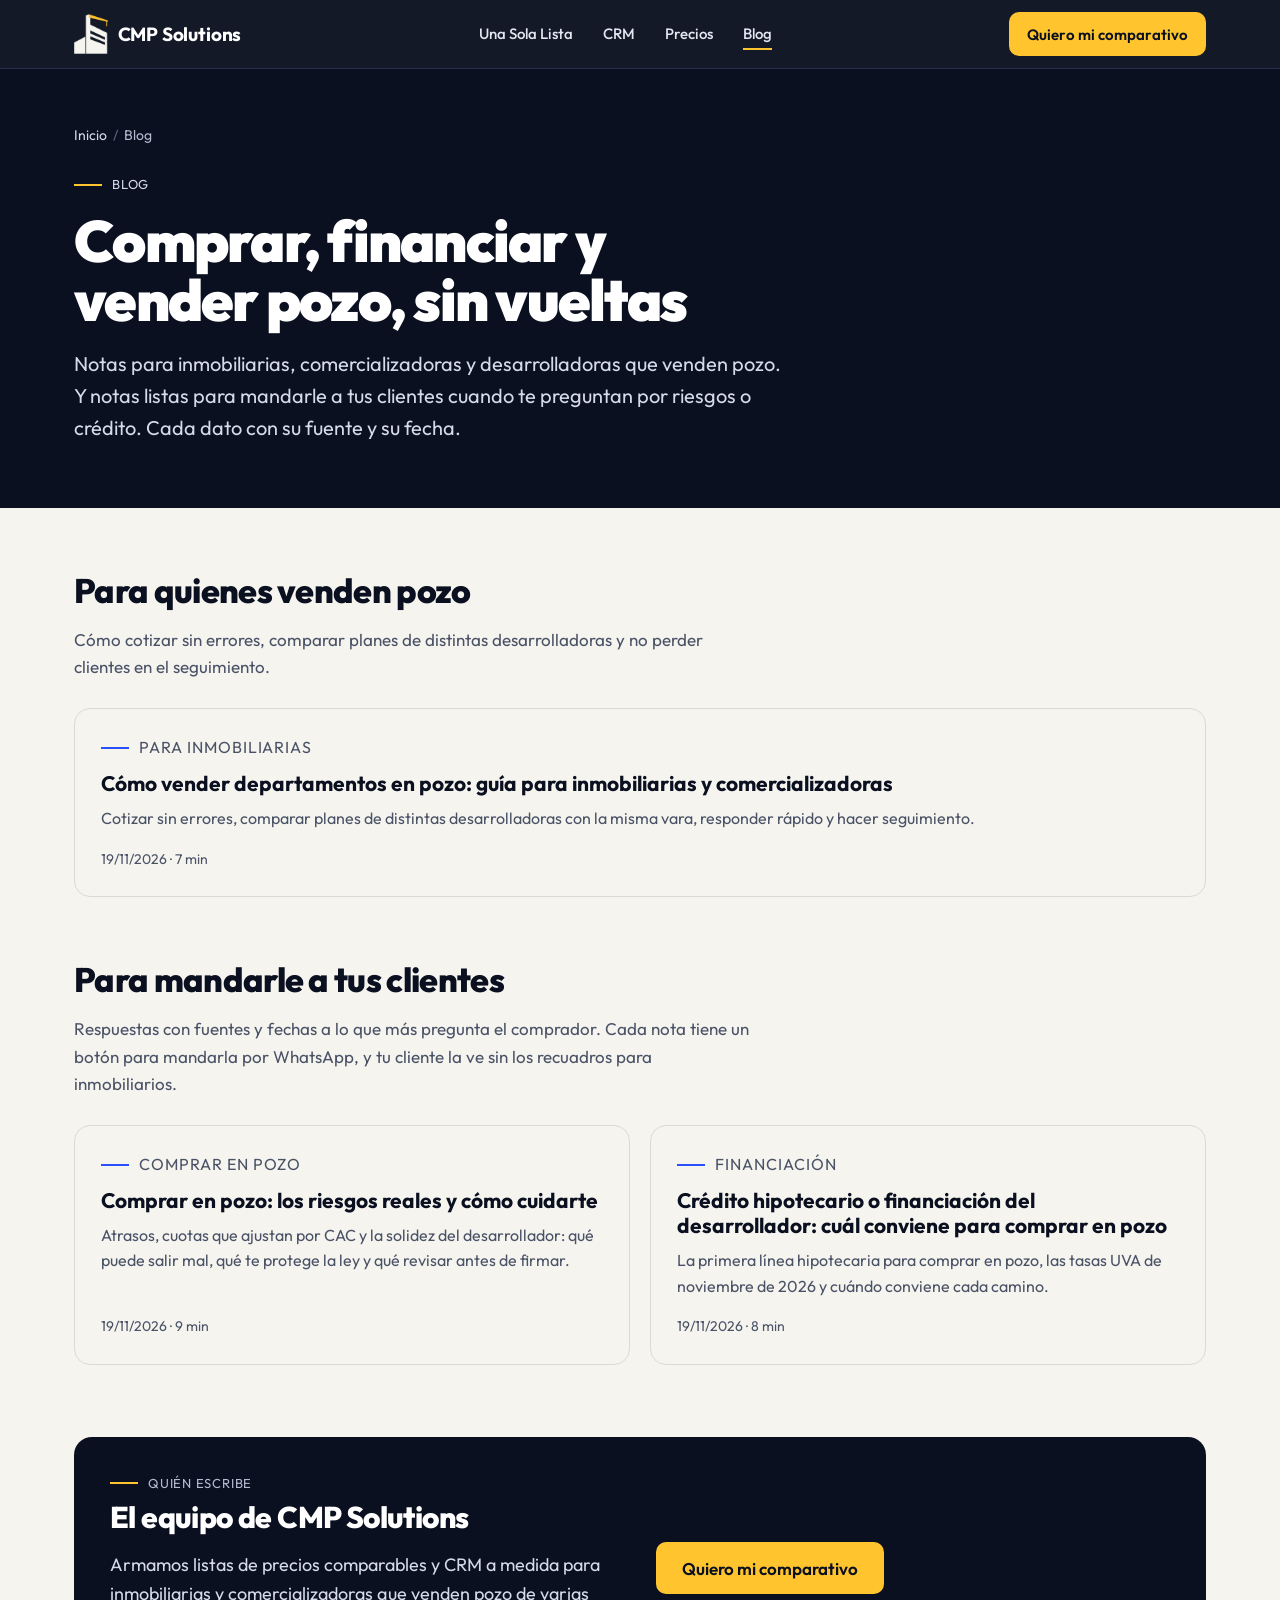
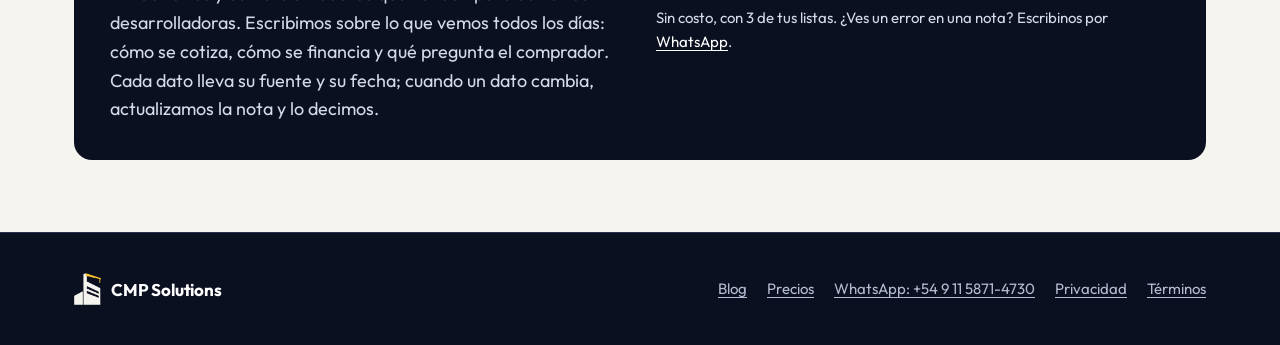
<file: blog/index.html>
<!DOCTYPE html>
<html lang="es-AR">
<head>
<meta charset="utf-8">
<meta name="viewport" content="width=device-width, initial-scale=1">
<title>Blog: comprar, financiar y vender pozo | CMP Solutions</title>
<meta name="description" content="Notas para inmobiliarias y comercializadoras que venden pozo: cómo cotizar, comparar planes y hacer seguimiento. Y notas para mandarle a tus clientes.">
<link rel="canonical" href="https://cmpsolutions.info/blog/">
<meta name="robots" content="index, follow, max-image-preview:large, max-snippet:-1">
<link rel="icon" type="image/png" href="/favicon.png">
<link rel="apple-touch-icon" href="/apple-touch-icon.png">
<meta name="theme-color" content="#0B1020">
<meta property="og:type" content="website">
<meta property="og:site_name" content="CMP Solutions">
<meta property="og:locale" content="es_AR">
<meta property="og:url" content="https://cmpsolutions.info/blog/">
<meta property="og:title" content="Blog de CMP Solutions: comprar, financiar y vender pozo">
<meta property="og:description" content="Notas para quienes venden pozo, y notas con fuentes y fechas para mandarle a tus clientes.">
<meta property="og:image" content="https://cmpsolutions.info/og.png">
<meta property="og:image:width" content="1200">
<meta property="og:image:height" content="630">
<meta property="og:image:alt" content="CMP Solutions: todo tu portfolio de pozo, comparable y al día">
<meta name="twitter:card" content="summary_large_image">
<link rel="alternate" type="text/plain" title="Resumen para modelos de lenguaje" href="/llms.txt">
<link rel="preconnect" href="https://fonts.googleapis.com">
<link rel="preconnect" href="https://fonts.gstatic.com" crossorigin>
<link href="https://fonts.googleapis.com/css2?family=Outfit:wght@300..900&display=swap" rel="stylesheet">
<link rel="stylesheet" href="/blog/blog.css">
<!-- Analítica: GA4. Qué se mide y cómo, en analitica.js y _docs/plan-de-medicion.md -->
<script src="/analitica.js" defer></script>
<script type="application/ld+json">
{
  "@context": "https://schema.org",
  "@graph": [
    {
      "@type": "Organization",
      "@id": "https://cmpsolutions.info/#organization",
      "name": "CMP Solutions",
      "url": "https://cmpsolutions.info/",
      "logo": "https://cmpsolutions.info/logo.png"
    },
    {
      "@type": "Blog",
      "@id": "https://cmpsolutions.info/blog/#blog",
      "name": "Blog de CMP Solutions",
      "description": "Notas para inmobiliarias y comercializadoras que venden pozo, y notas para mandarle a sus clientes.",
      "url": "https://cmpsolutions.info/blog/",
      "inLanguage": "es-AR",
      "publisher": { "@id": "https://cmpsolutions.info/#organization" },
      "blogPost": [
        { "@type": "BlogPosting", "headline": "Comprar en pozo: los riesgos reales y cómo cuidarte", "url": "https://cmpsolutions.info/blog/comprar-en-pozo-riesgos/", "datePublished": "2026-11-19" },
        { "@type": "BlogPosting", "headline": "Crédito hipotecario o financiación del desarrollador: cuál conviene para comprar en pozo", "url": "https://cmpsolutions.info/blog/credito-hipotecario-vs-financiacion-desarrollador/", "datePublished": "2026-11-19" },
        { "@type": "BlogPosting", "headline": "Cómo vender departamentos en pozo: guía para inmobiliarias y comercializadoras", "url": "https://cmpsolutions.info/blog/como-vender-departamentos-en-pozo/", "datePublished": "2026-11-19" }
      ]
    },
    {
      "@type": "BreadcrumbList",
      "itemListElement": [
        { "@type": "ListItem", "position": 1, "name": "Inicio", "item": "https://cmpsolutions.info/" },
        { "@type": "ListItem", "position": 2, "name": "Blog", "item": "https://cmpsolutions.info/blog/" }
      ]
    }
  ]
}
</script>
</head>
<body>
<a class="skip" href="#contenido">Saltar al contenido</a>

<header class="bar">
  <div class="wrap">
    <a class="logo" href="/" aria-label="CMP Solutions, inicio"><img src="/logo-claro.png" alt="" width="34" height="40"><span>CMP Solutions</span></a>
    <nav class="nav" aria-label="Secciones">
      <a href="/#usl">Una Sola Lista</a>
      <a href="/#crm">CRM</a>
      <a href="/#precios">Precios</a>
      <a href="/blog/" aria-current="page">Blog</a>
    </nav>
    <a class="btn sm" href="/#form">Quiero mi comparativo</a>
  </div>
</header>

<main id="contenido">
  <header class="top">
    <div class="wrap">
      <nav class="crumbs" aria-label="Estás en">
        <ol>
          <li><a href="/">Inicio</a></li>
          <li aria-current="page">Blog</li>
        </ol>
      </nav>
      <p class="eyebrow">Blog</p>
      <h1>Comprar, financiar y vender pozo, sin vueltas</h1>
      <p class="dek">Notas para inmobiliarias, comercializadoras y desarrolladoras que venden pozo. Y notas listas para mandarle a tus clientes cuando te preguntan por riesgos o crédito. Cada dato con su fuente y su fecha.</p>
    </div>
  </header>

  <div class="wrap">
    <section class="list" aria-labelledby="vender">
      <h2 id="vender">Para quienes venden pozo</h2>
      <p class="lead">Cómo cotizar sin errores, comparar planes de distintas desarrolladoras y no perder clientes en el seguimiento.</p>
      <ul class="cards">
        <li class="card">
          <p class="eyebrow">Para inmobiliarias</p>
          <h3><a href="/blog/como-vender-departamentos-en-pozo/">Cómo vender departamentos en pozo: guía para inmobiliarias y comercializadoras</a></h3>
          <p>Cotizar sin errores, comparar planes de distintas desarrolladoras con la misma vara, responder rápido y hacer seguimiento.</p>
          <p class="meta"><time datetime="2026-11-19">19/11/2026</time> · 7 min</p>
        </li>
      </ul>
    </section>

    <section class="list" aria-labelledby="clientes">
      <h2 id="clientes">Para mandarle a tus clientes</h2>
      <p class="lead">Respuestas con fuentes y fechas a lo que más pregunta el comprador. Cada nota tiene un botón para mandarla por WhatsApp, y tu cliente la ve sin los recuadros para inmobiliarios.</p>
      <ul class="cards">
        <li class="card">
          <p class="eyebrow">Comprar en pozo</p>
          <h3><a href="/blog/comprar-en-pozo-riesgos/">Comprar en pozo: los riesgos reales y cómo cuidarte</a></h3>
          <p>Atrasos, cuotas que ajustan por CAC y la solidez del desarrollador: qué puede salir mal, qué te protege la ley y qué revisar antes de firmar.</p>
          <p class="meta"><time datetime="2026-11-19">19/11/2026</time> · 9 min</p>
        </li>
        <li class="card">
          <p class="eyebrow">Financiación</p>
          <h3><a href="/blog/credito-hipotecario-vs-financiacion-desarrollador/">Crédito hipotecario o financiación del desarrollador: cuál conviene para comprar en pozo</a></h3>
          <p>La primera línea hipotecaria para comprar en pozo, las tasas UVA de noviembre de 2026 y cuándo conviene cada camino.</p>
          <p class="meta"><time datetime="2026-11-19">19/11/2026</time> · 8 min</p>
        </li>
      </ul>
    </section>

    <section class="about" id="sobre-cmp" aria-labelledby="quien">
      <div>
        <p class="eyebrow">Quién escribe</p>
        <h2 id="quien">El equipo de CMP Solutions</h2>
        <p>Armamos listas de precios comparables y CRM a medida para inmobiliarias y comercializadoras que venden pozo de varias desarrolladoras. Escribimos sobre lo que vemos todos los días: cómo se cotiza, cómo se financia y qué pregunta el comprador. Cada dato lleva su fuente y su fecha; cuando un dato cambia, actualizamos la nota y lo decimos.</p>
      </div>
      <div>
        <a class="btn" href="/#form">Quiero mi comparativo</a>
        <p style="margin-top:12px;font-size:15px">Sin costo, con 3 de tus listas. ¿Ves un error en una nota? Escribinos por <a href="https://wa.me/5491158714730" rel="noopener" style="color:#fff">WhatsApp</a>.</p>
      </div>
    </section>
  </div>
</main>

<footer>
  <div class="wrap">
    <a class="logo" href="/" aria-label="CMP Solutions, inicio"><img src="/logo-claro.png" alt="" width="27" height="32"><span>CMP Solutions</span></a>
    <nav aria-label="Pie">
      <a href="/blog/">Blog</a>
      <a href="/#precios">Precios</a>
      <a href="https://wa.me/5491158714730" target="_blank" rel="noopener">WhatsApp: +54 9 11 5871-4730</a>
      <a href="/privacidad.html">Privacidad</a>
      <a href="/terminos.html">Términos</a>
    </nav>
  </div>
</footer>
</body>
</html>
</file>
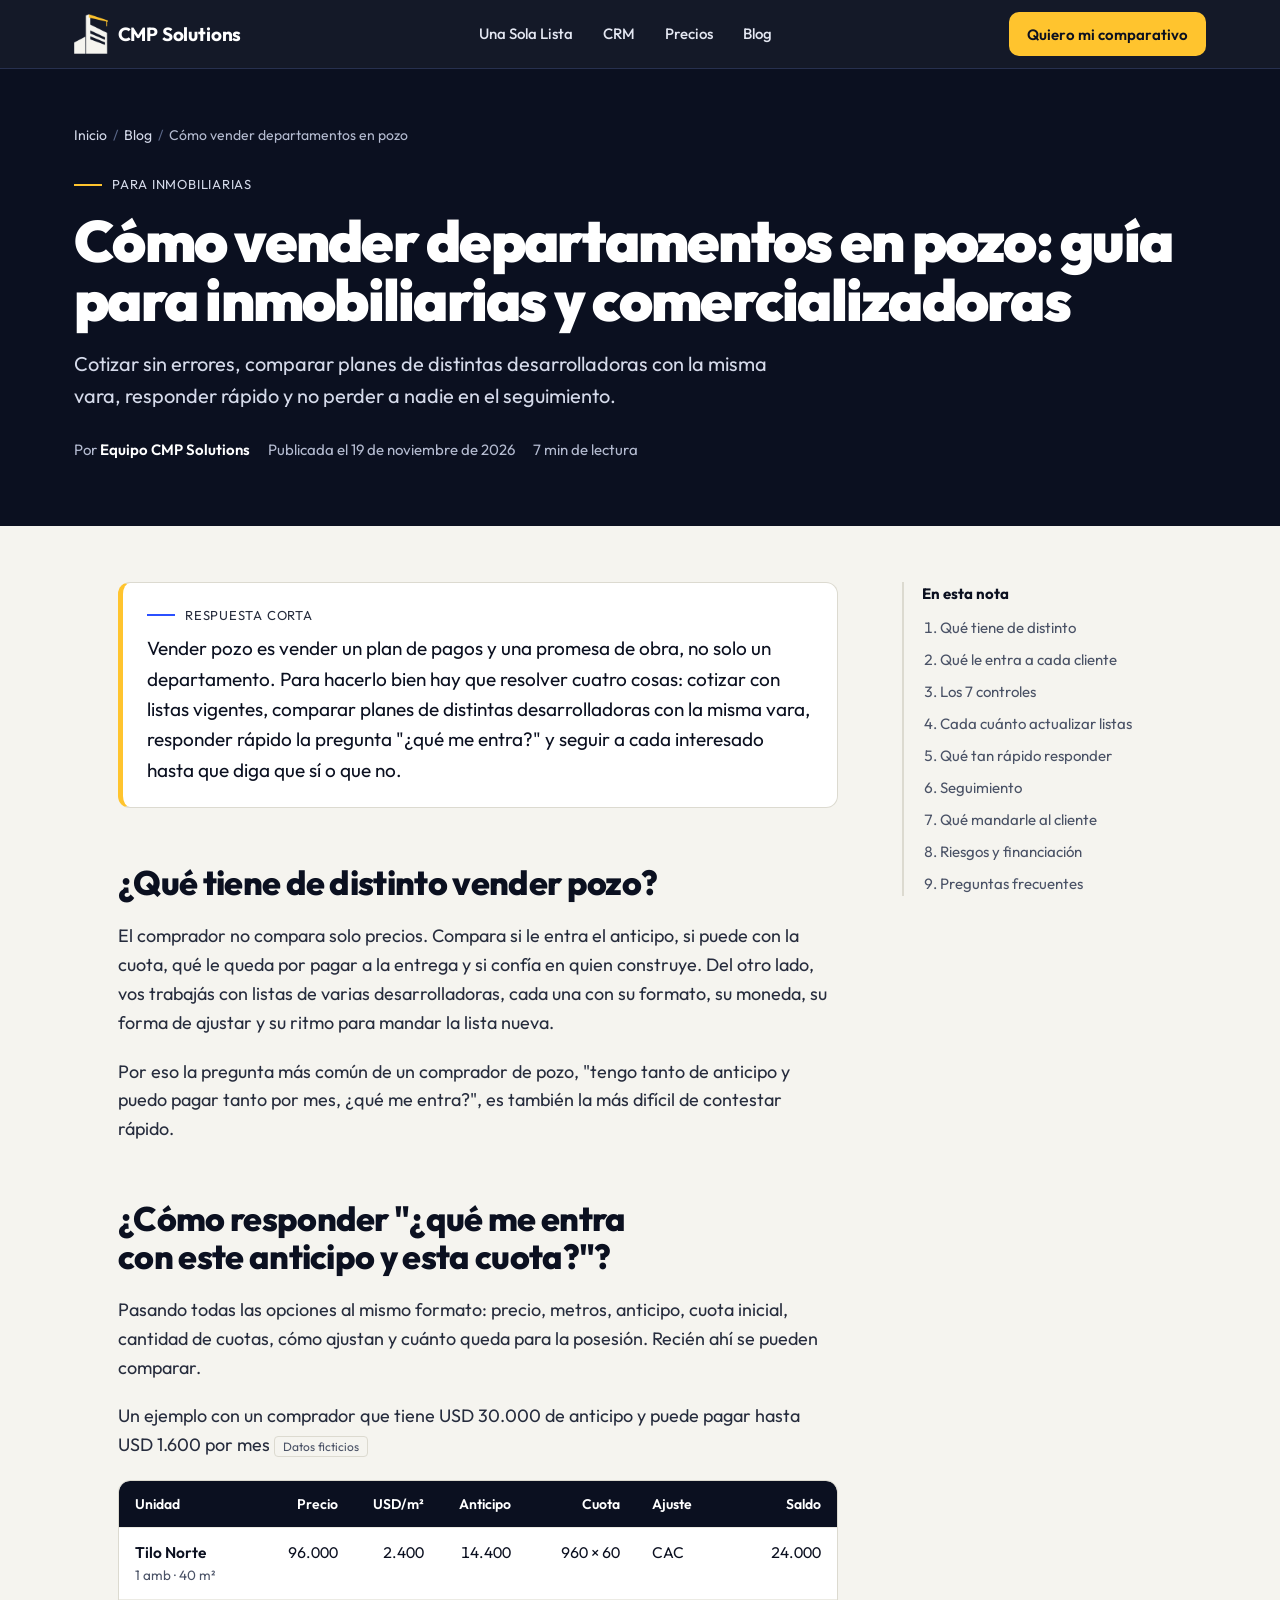
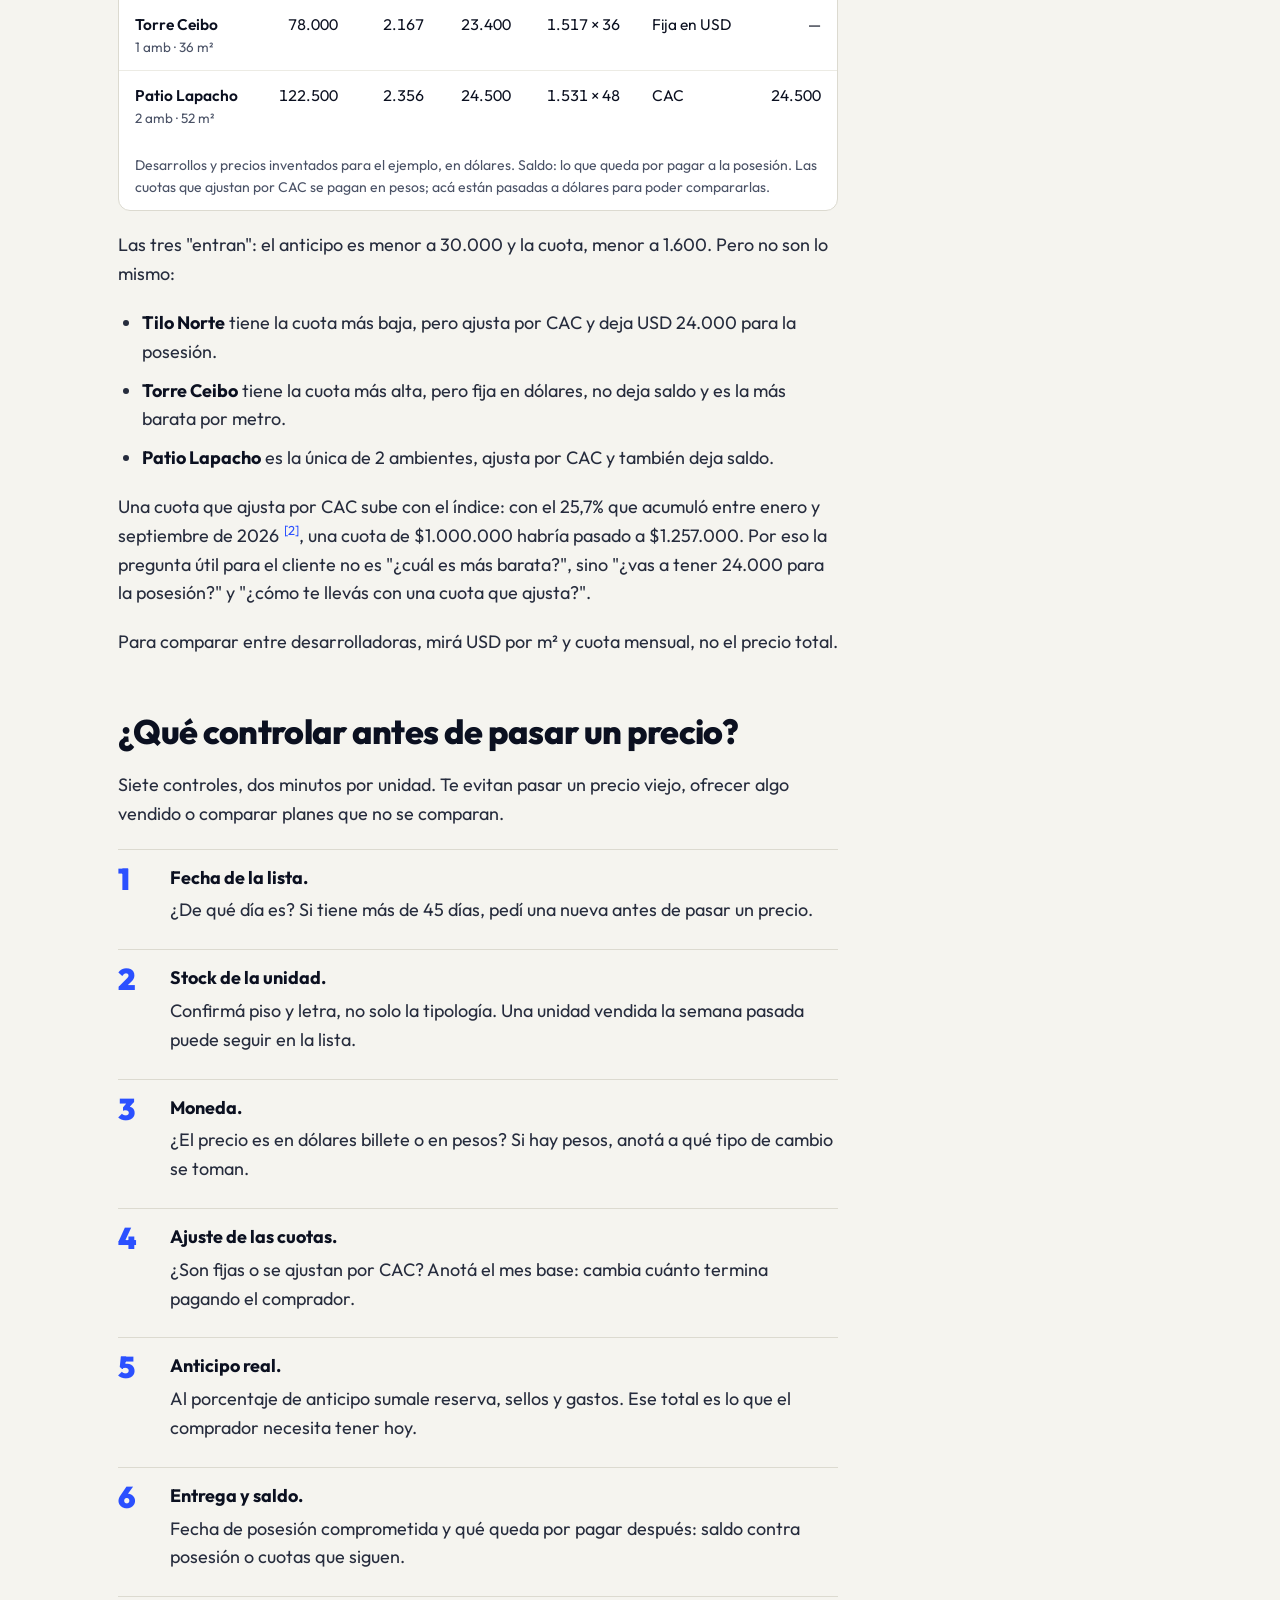
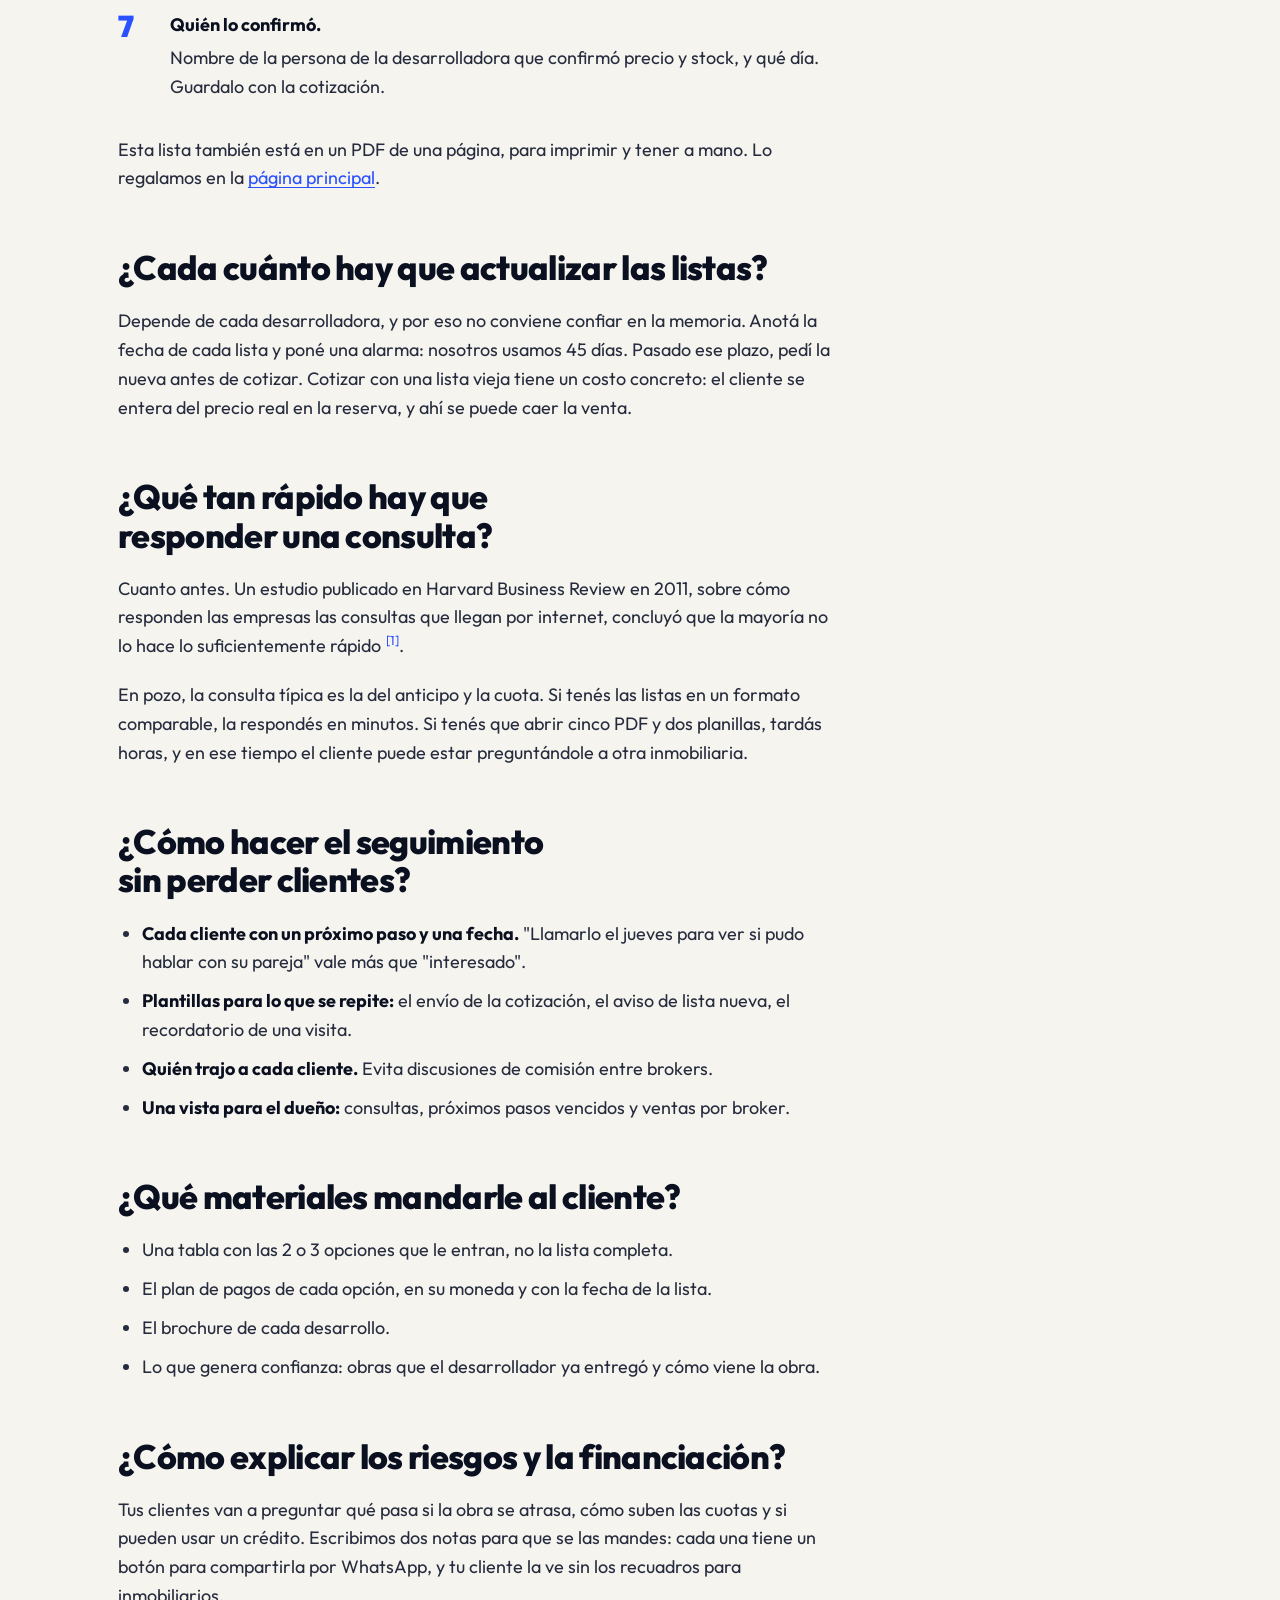
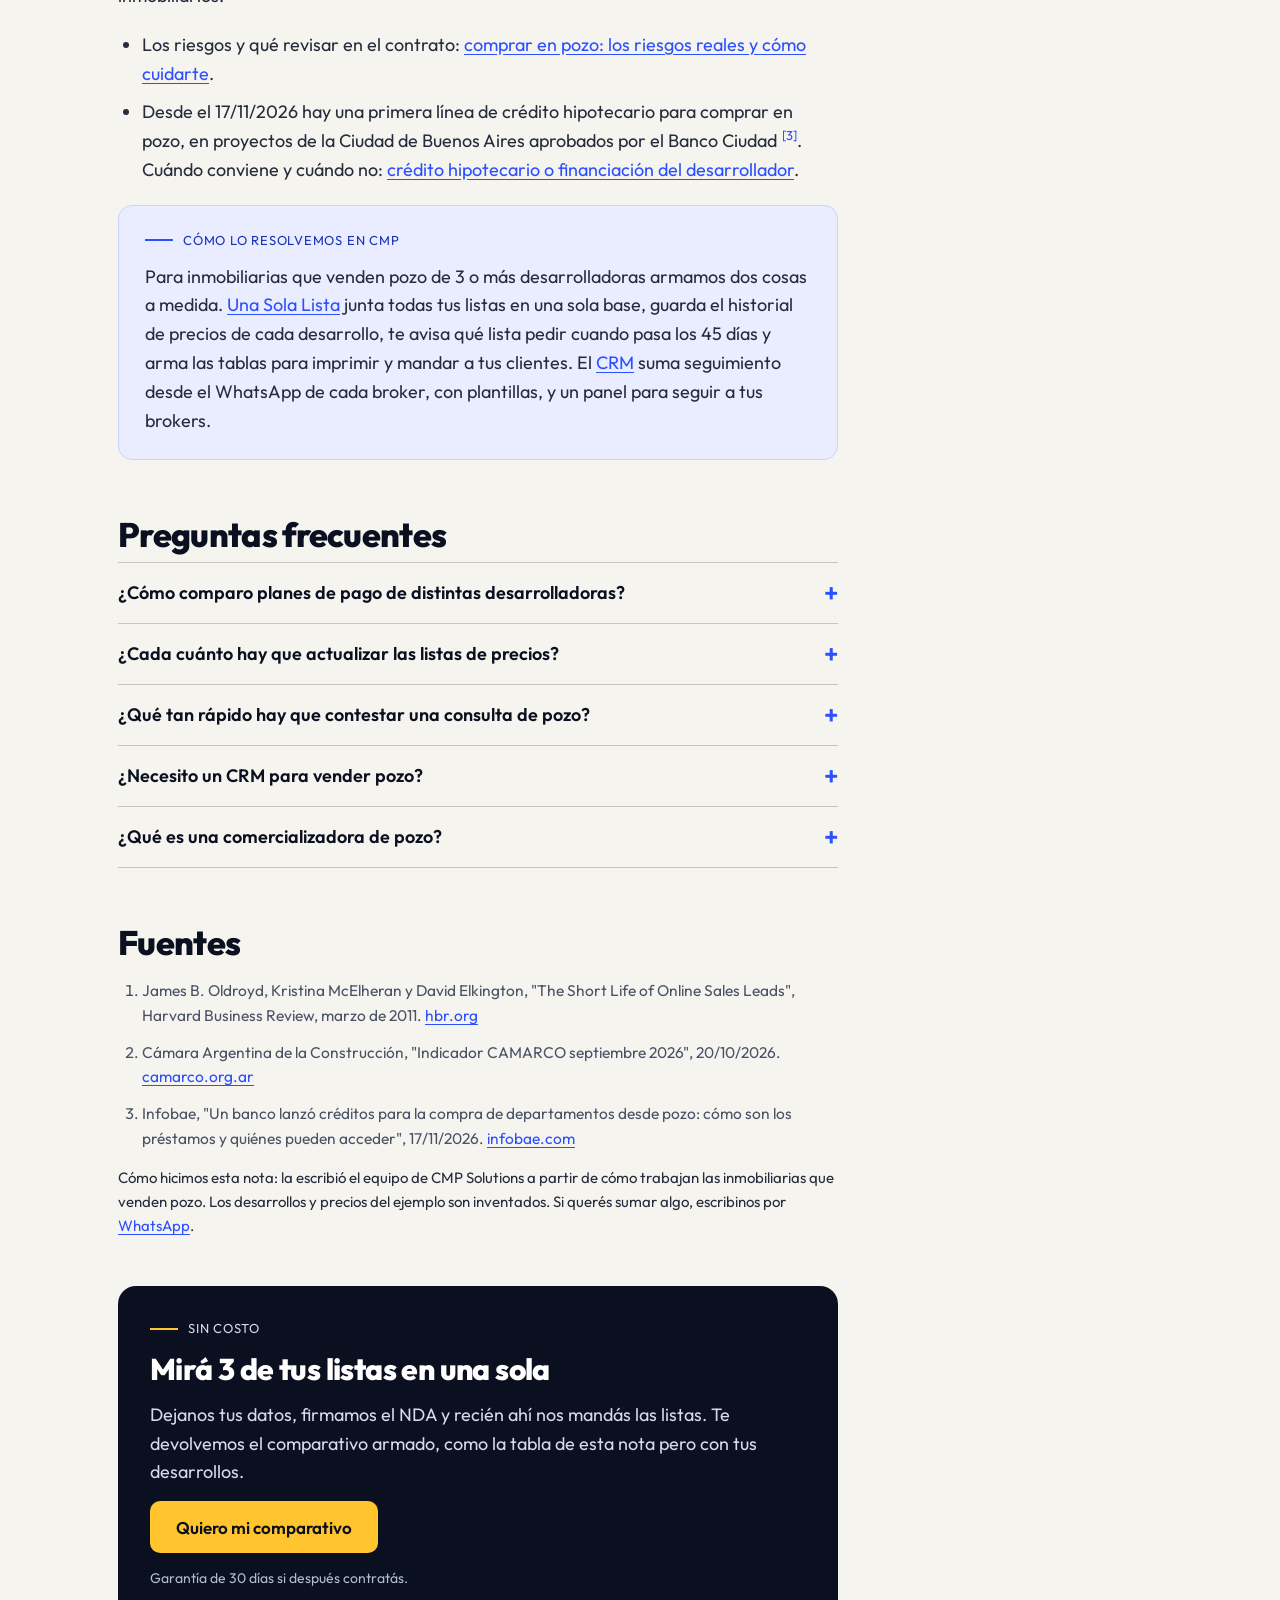
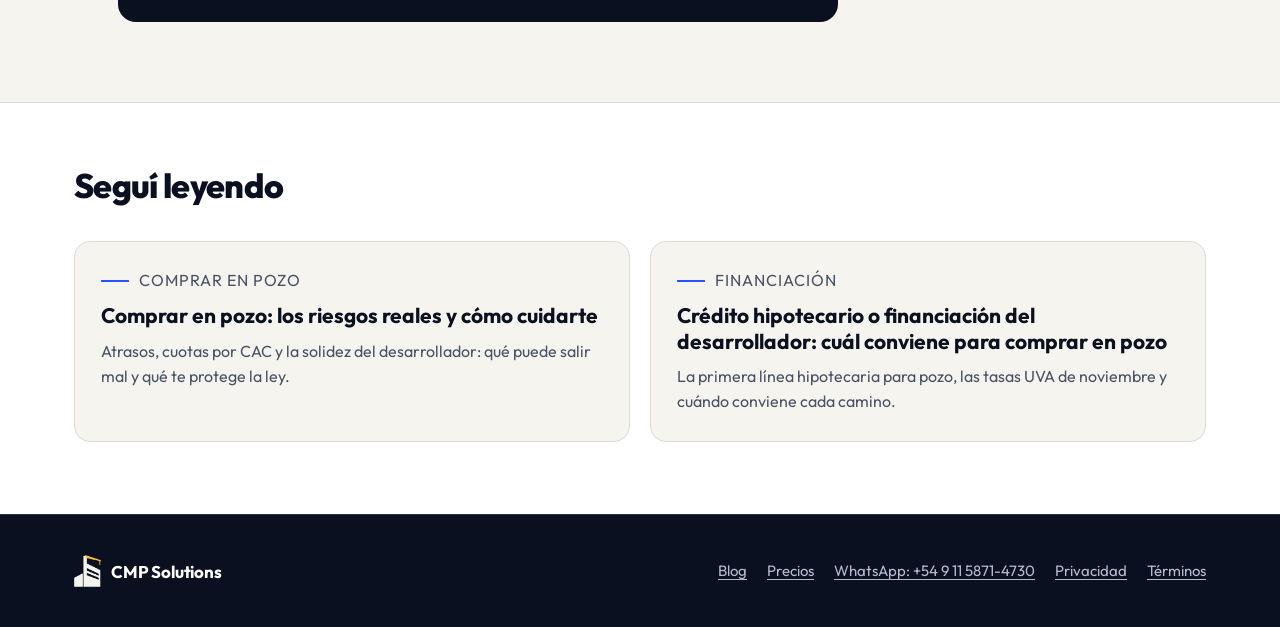
<file: blog/como-vender-departamentos-en-pozo/index.html>
<!DOCTYPE html>
<html lang="es-AR">
<head>
<meta charset="utf-8">
<meta name="viewport" content="width=device-width, initial-scale=1">
<title>Cómo vender departamentos en pozo: guía para inmobiliarias</title>
<meta name="description" content="Cómo cotizar pozo sin errores, comparar planes de distintas desarrolladoras, responder rápido y hacer seguimiento. Con los 7 controles antes de cotizar.">
<link rel="canonical" href="https://cmpsolutions.info/blog/como-vender-departamentos-en-pozo/">
<meta name="robots" content="index, follow, max-image-preview:large, max-snippet:-1">
<meta name="author" content="Equipo CMP Solutions">
<link rel="icon" type="image/png" href="/favicon.png">
<link rel="apple-touch-icon" href="/apple-touch-icon.png">
<meta name="theme-color" content="#0B1020">
<meta property="og:type" content="article">
<meta property="og:site_name" content="CMP Solutions">
<meta property="og:locale" content="es_AR">
<meta property="og:url" content="https://cmpsolutions.info/blog/como-vender-departamentos-en-pozo/">
<meta property="og:title" content="Cómo vender departamentos en pozo: guía para inmobiliarias y comercializadoras">
<meta property="og:description" content="Listas al día, planes comparables, respuesta rápida y seguimiento. Con los 7 controles antes de cotizar un pozo.">
<meta property="og:image" content="https://cmpsolutions.info/og.png">
<meta property="og:image:width" content="1200">
<meta property="og:image:height" content="630">
<meta property="og:image:alt" content="CMP Solutions: todo tu portfolio de pozo, comparable y al día">
<meta property="article:published_time" content="2026-11-19">
<meta property="article:modified_time" content="2026-11-19">
<meta property="article:section" content="Para inmobiliarias">
<meta name="twitter:card" content="summary_large_image">
<link rel="alternate" type="text/plain" title="Resumen para modelos de lenguaje" href="/llms.txt">
<link rel="preconnect" href="https://fonts.googleapis.com">
<link rel="preconnect" href="https://fonts.gstatic.com" crossorigin>
<link href="https://fonts.googleapis.com/css2?family=Outfit:wght@300..900&display=swap" rel="stylesheet">
<link rel="stylesheet" href="/blog/blog.css">
<!-- Analítica: GA4. Qué se mide y cómo, en analitica.js y _docs/plan-de-medicion.md -->
<script src="/analitica.js" defer></script>
<script type="application/ld+json">
{
  "@context": "https://schema.org",
  "@graph": [
    {
      "@type": "Organization",
      "@id": "https://cmpsolutions.info/#organization",
      "name": "CMP Solutions",
      "url": "https://cmpsolutions.info/",
      "logo": "https://cmpsolutions.info/logo.png"
    },
    {
      "@type": "BlogPosting",
      "@id": "https://cmpsolutions.info/blog/como-vender-departamentos-en-pozo/#article",
      "headline": "Cómo vender departamentos en pozo: guía para inmobiliarias y comercializadoras",
      "description": "Cómo cotizar pozo sin errores, comparar planes de distintas desarrolladoras con la misma vara, responder rápido y hacer seguimiento.",
      "image": "https://cmpsolutions.info/og.png",
      "datePublished": "2026-11-19",
      "dateModified": "2026-11-19",
      "inLanguage": "es-AR",
      "author": { "@type": "Organization", "name": "Equipo CMP Solutions", "url": "https://cmpsolutions.info/blog/#sobre-cmp" },
      "publisher": { "@id": "https://cmpsolutions.info/#organization" },
      "mainEntityOfPage": "https://cmpsolutions.info/blog/como-vender-departamentos-en-pozo/",
      "isPartOf": { "@type": "Blog", "@id": "https://cmpsolutions.info/blog/#blog", "name": "Blog de CMP Solutions" },
      "articleSection": "Para inmobiliarias",
      "audience": { "@type": "BusinessAudience", "audienceType": "Inmobiliarias y comercializadoras que venden pozo" },
      "keywords": ["cómo vender departamentos en pozo", "comercializar pozo", "comparar planes de pago", "listas de precios de desarrolladoras", "seguimiento de leads inmobiliarios"],
      "citation": [
        "https://hbr.org/2011/03/the-short-life-of-online-sales-leads",
        "https://www.camarco.org.ar/2026/10/20/indicador-camarco-septiembre-2026/",
        "https://www.infobae.com/economia/2026/11/17/un-banco-lanzo-creditos-para-la-compra-de-departamentos-desde-pozo-como-son-los-prestamos-y-quienes-pueden-acceder/"
      ]
    },
    {
      "@type": "BreadcrumbList",
      "itemListElement": [
        { "@type": "ListItem", "position": 1, "name": "Inicio", "item": "https://cmpsolutions.info/" },
        { "@type": "ListItem", "position": 2, "name": "Blog", "item": "https://cmpsolutions.info/blog/" },
        { "@type": "ListItem", "position": 3, "name": "Cómo vender departamentos en pozo", "item": "https://cmpsolutions.info/blog/como-vender-departamentos-en-pozo/" }
      ]
    },
    {
      "@type": "FAQPage",
      "mainEntity": [
        { "@type": "Question", "name": "¿Cómo comparo planes de pago de distintas desarrolladoras?", "acceptedAnswer": { "@type": "Answer", "text": "Pasalos todos al mismo formato y a la misma moneda: anticipo, cuota inicial, cantidad de cuotas, cómo ajustan y saldo a la posesión. Para comparar entre desarrolladoras, mirá USD por m² y cuota mensual, no el precio total." } },
        { "@type": "Question", "name": "¿Cada cuánto hay que actualizar las listas de precios?", "acceptedAnswer": { "@type": "Answer", "text": "Depende de cada desarrolladora, así que no conviene confiar en la memoria. Anotá la fecha de cada lista y, si tiene más de 45 días, pedí una nueva antes de pasar un precio." } },
        { "@type": "Question", "name": "¿Qué tan rápido hay que contestar una consulta de pozo?", "acceptedAnswer": { "@type": "Answer", "text": "Cuanto antes. Un estudio publicado en Harvard Business Review en 2011 concluyó que la mayoría de las empresas no responde las consultas online lo suficientemente rápido. Con las listas en un formato comparable, la pregunta del anticipo y la cuota se contesta en minutos." } },
        { "@type": "Question", "name": "¿Necesito un CRM para vender pozo?", "acceptedAnswer": { "@type": "Answer", "text": "Si trabajás solo y con pocos clientes, una planilla puede alcanzar. Con varios brokers, un CRM sirve para saber a quién hay que llamar hoy, quién trajo a cada cliente y cuántas consultas terminan en venta." } },
        { "@type": "Question", "name": "¿Qué es una comercializadora de pozo?", "acceptedAnswer": { "@type": "Answer", "text": "Es una inmobiliaria o empresa que vende las unidades de uno o varios desarrollos por cuenta de la desarrolladora, a cambio de una comisión." } }
      ]
    }
  ]
}
</script>
</head>
<body>
<a class="skip" href="#contenido">Saltar al contenido</a>

<header class="bar">
  <div class="wrap">
    <a class="logo" href="/" aria-label="CMP Solutions, inicio"><img src="/logo-claro.png" alt="" width="34" height="40"><span>CMP Solutions</span></a>
    <nav class="nav" aria-label="Secciones">
      <a href="/#usl">Una Sola Lista</a>
      <a href="/#crm">CRM</a>
      <a href="/#precios">Precios</a>
      <a href="/blog/">Blog</a>
    </nav>
    <a class="btn sm" href="/#form">Quiero mi comparativo</a>
  </div>
</header>

<main id="contenido">
<article>
  <header class="top">
    <div class="wrap">
      <nav class="crumbs" aria-label="Estás en">
        <ol>
          <li><a href="/">Inicio</a></li>
          <li><a href="/blog/">Blog</a></li>
          <li aria-current="page">Cómo vender departamentos en pozo</li>
        </ol>
      </nav>
      <p class="eyebrow">Para inmobiliarias</p>
      <h1>Cómo vender departamentos en pozo: guía para inmobiliarias y comercializadoras</h1>
      <p class="dek">Cotizar sin errores, comparar planes de distintas desarrolladoras con la misma vara, responder rápido y no perder a nadie en el seguimiento.</p>
      <p class="byline">
        <span>Por <strong>Equipo CMP Solutions</strong></span>
        <span>Publicada el <time datetime="2026-11-19">19 de noviembre de 2026</time></span>
        <span>7 min de lectura</span>
      </p>
    </div>
  </header>

  <div class="post">
    <div class="body">
      <div class="answer">
        <p class="eyebrow">Respuesta corta</p>
        <p>Vender pozo es vender un plan de pagos y una promesa de obra, no solo un departamento. Para hacerlo bien hay que resolver cuatro cosas: cotizar con listas vigentes, comparar planes de distintas desarrolladoras con la misma vara, responder rápido la pregunta "¿qué me entra?" y seguir a cada interesado hasta que diga que sí o que no.</p>
      </div>

      <h2 id="distinto">¿Qué tiene de distinto vender pozo?</h2>
      <p>El comprador no compara solo precios. Compara si le entra el anticipo, si puede con la cuota, qué le queda por pagar a la entrega y si confía en quien construye. Del otro lado, vos trabajás con listas de varias desarrolladoras, cada una con su formato, su moneda, su forma de ajustar y su ritmo para mandar la lista nueva.</p>
      <p>Por eso la pregunta más común de un comprador de pozo, "tengo tanto de anticipo y puedo pagar tanto por mes, ¿qué me entra?", es también la más difícil de contestar rápido.</p>

      <h2 id="comparar">¿Cómo responder "¿qué me entra con este anticipo y esta cuota?"?</h2>
      <p>Pasando todas las opciones al mismo formato: precio, metros, anticipo, cuota inicial, cantidad de cuotas, cómo ajustan y cuánto queda para la posesión. Recién ahí se pueden comparar.</p>
      <p>Un ejemplo con un comprador que tiene USD 30.000 de anticipo y puede pagar hasta USD 1.600 por mes <span class="tag">Datos ficticios</span></p>
      <div class="tbl nums">
        <table>
          <caption>Desarrollos y precios inventados para el ejemplo, en dólares. Saldo: lo que queda por pagar a la posesión. Las cuotas que ajustan por CAC se pagan en pesos; acá están pasadas a dólares para poder compararlas.</caption>
          <thead>
            <tr><th scope="col">Unidad</th><th scope="col" class="n">Precio</th><th scope="col" class="n">USD/m²</th><th scope="col" class="n">Anticipo</th><th scope="col" class="n">Cuota</th><th scope="col">Ajuste</th><th scope="col" class="n">Saldo</th></tr>
          </thead>
          <tbody>
            <tr><th scope="row">Tilo Norte<small>1 amb · 40 m²</small></th><td class="n">96.000</td><td class="n">2.400</td><td class="n">14.400</td><td class="n">960 × 60</td><td>CAC</td><td class="n">24.000</td></tr>
            <tr><th scope="row">Torre Ceibo<small>1 amb · 36 m²</small></th><td class="n">78.000</td><td class="n">2.167</td><td class="n">23.400</td><td class="n">1.517 × 36</td><td>Fija en USD</td><td class="n">—</td></tr>
            <tr><th scope="row">Patio Lapacho<small>2 amb · 52 m²</small></th><td class="n">122.500</td><td class="n">2.356</td><td class="n">24.500</td><td class="n">1.531 × 48</td><td>CAC</td><td class="n">24.500</td></tr>
          </tbody>
        </table>
      </div>
      <p>Las tres "entran": el anticipo es menor a 30.000 y la cuota, menor a 1.600. Pero no son lo mismo:</p>
      <ul>
        <li><strong>Tilo Norte</strong> tiene la cuota más baja, pero ajusta por CAC y deja USD 24.000 para la posesión.</li>
        <li><strong>Torre Ceibo</strong> tiene la cuota más alta, pero fija en dólares, no deja saldo y es la más barata por metro.</li>
        <li><strong>Patio Lapacho</strong> es la única de 2 ambientes, ajusta por CAC y también deja saldo.</li>
      </ul>
      <p>Una cuota que ajusta por CAC sube con el índice: con el 25,7% que acumuló entre enero y septiembre de 2026 <a class="ref" href="#f2">[2]</a>, una cuota de $1.000.000 habría pasado a $1.257.000. Por eso la pregunta útil para el cliente no es "¿cuál es más barata?", sino "¿vas a tener 24.000 para la posesión?" y "¿cómo te llevás con una cuota que ajusta?".</p>
      <p>Para comparar entre desarrolladoras, mirá USD por m² y cuota mensual, no el precio total.</p>

      <h2 id="controles">¿Qué controlar antes de pasar un precio?</h2>
      <p>Siete controles, dos minutos por unidad. Te evitan pasar un precio viejo, ofrecer algo vendido o comparar planes que no se comparan.</p>
      <ol class="check">
        <li><strong>Fecha de la lista.</strong> ¿De qué día es? Si tiene más de 45 días, pedí una nueva antes de pasar un precio.</li>
        <li><strong>Stock de la unidad.</strong> Confirmá piso y letra, no solo la tipología. Una unidad vendida la semana pasada puede seguir en la lista.</li>
        <li><strong>Moneda.</strong> ¿El precio es en dólares billete o en pesos? Si hay pesos, anotá a qué tipo de cambio se toman.</li>
        <li><strong>Ajuste de las cuotas.</strong> ¿Son fijas o se ajustan por CAC? Anotá el mes base: cambia cuánto termina pagando el comprador.</li>
        <li><strong>Anticipo real.</strong> Al porcentaje de anticipo sumale reserva, sellos y gastos. Ese total es lo que el comprador necesita tener hoy.</li>
        <li><strong>Entrega y saldo.</strong> Fecha de posesión comprometida y qué queda por pagar después: saldo contra posesión o cuotas que siguen.</li>
        <li><strong>Quién lo confirmó.</strong> Nombre de la persona de la desarrolladora que confirmó precio y stock, y qué día. Guardalo con la cotización.</li>
      </ol>
      <p>Esta lista también está en un PDF de una página, para imprimir y tener a mano. Lo regalamos en la <a href="/">página principal</a>.</p>

      <h2 id="listas">¿Cada cuánto hay que actualizar las listas?</h2>
      <p>Depende de cada desarrolladora, y por eso no conviene confiar en la memoria. Anotá la fecha de cada lista y poné una alarma: nosotros usamos 45 días. Pasado ese plazo, pedí la nueva antes de cotizar. Cotizar con una lista vieja tiene un costo concreto: el cliente se entera del precio real en la reserva, y ahí se puede caer la venta.</p>

      <h2 id="rapido">¿Qué tan rápido hay que responder una consulta?</h2>
      <p>Cuanto antes. Un estudio publicado en Harvard Business Review en 2011, sobre cómo responden las empresas las consultas que llegan por internet, concluyó que la mayoría no lo hace lo suficientemente rápido <a class="ref" href="#f1">[1]</a>.</p>
      <p>En pozo, la consulta típica es la del anticipo y la cuota. Si tenés las listas en un formato comparable, la respondés en minutos. Si tenés que abrir cinco PDF y dos planillas, tardás horas, y en ese tiempo el cliente puede estar preguntándole a otra inmobiliaria.</p>

      <h2 id="seguimiento">¿Cómo hacer el seguimiento sin perder clientes?</h2>
      <ul>
        <li><strong>Cada cliente con un próximo paso y una fecha.</strong> "Llamarlo el jueves para ver si pudo hablar con su pareja" vale más que "interesado".</li>
        <li><strong>Plantillas para lo que se repite:</strong> el envío de la cotización, el aviso de lista nueva, el recordatorio de una visita.</li>
        <li><strong>Quién trajo a cada cliente.</strong> Evita discusiones de comisión entre brokers.</li>
        <li><strong>Una vista para el dueño:</strong> consultas, próximos pasos vencidos y ventas por broker.</li>
      </ul>

      <h2 id="materiales">¿Qué materiales mandarle al cliente?</h2>
      <ul>
        <li>Una tabla con las 2 o 3 opciones que le entran, no la lista completa.</li>
        <li>El plan de pagos de cada opción, en su moneda y con la fecha de la lista.</li>
        <li>El brochure de cada desarrollo.</li>
        <li>Lo que genera confianza: obras que el desarrollador ya entregó y cómo viene la obra.</li>
      </ul>

      <h2 id="riesgos-financiacion">¿Cómo explicar los riesgos y la financiación?</h2>
      <p>Tus clientes van a preguntar qué pasa si la obra se atrasa, cómo suben las cuotas y si pueden usar un crédito. Escribimos dos notas para que se las mandes: cada una tiene un botón para compartirla por WhatsApp, y tu cliente la ve sin los recuadros para inmobiliarios.</p>
      <ul>
        <li>Los riesgos y qué revisar en el contrato: <a href="/blog/comprar-en-pozo-riesgos/">comprar en pozo: los riesgos reales y cómo cuidarte</a>.</li>
        <li>Desde el 17/11/2026 hay una primera línea de crédito hipotecario para comprar en pozo, en proyectos de la Ciudad de Buenos Aires aprobados por el Banco Ciudad <a class="ref" href="#f3">[3]</a>. Cuándo conviene y cuándo no: <a href="/blog/credito-hipotecario-vs-financiacion-desarrollador/">crédito hipotecario o financiación del desarrollador</a>.</li>
      </ul>

      <div class="box pro">
        <p class="eyebrow">Cómo lo resolvemos en CMP</p>
        <p>Para inmobiliarias que venden pozo de 3 o más desarrolladoras armamos dos cosas a medida. <a href="/#usl">Una Sola Lista</a> junta todas tus listas en una sola base, guarda el historial de precios de cada desarrollo, te avisa qué lista pedir cuando pasa los 45 días y arma las tablas para imprimir y mandar a tus clientes. El <a href="/#crm">CRM</a> suma seguimiento desde el WhatsApp de cada broker, con plantillas, y un panel para seguir a tus brokers.</p>
      </div>

      <section class="faq" aria-labelledby="preguntas">
        <h2 id="preguntas">Preguntas frecuentes</h2>
        <details><summary>¿Cómo comparo planes de pago de distintas desarrolladoras?<i aria-hidden="true">+</i></summary><p>Pasalos todos al mismo formato y a la misma moneda: anticipo, cuota inicial, cantidad de cuotas, cómo ajustan y saldo a la posesión. Para comparar entre desarrolladoras, mirá USD por m² y cuota mensual, no el precio total.</p></details>
        <details><summary>¿Cada cuánto hay que actualizar las listas de precios?<i aria-hidden="true">+</i></summary><p>Depende de cada desarrolladora, así que no conviene confiar en la memoria. Anotá la fecha de cada lista y, si tiene más de 45 días, pedí una nueva antes de pasar un precio.</p></details>
        <details><summary>¿Qué tan rápido hay que contestar una consulta de pozo?<i aria-hidden="true">+</i></summary><p>Cuanto antes. Un estudio publicado en Harvard Business Review en 2011 concluyó que la mayoría de las empresas no responde las consultas online lo suficientemente rápido. Con las listas en un formato comparable, la pregunta del anticipo y la cuota se contesta en minutos.</p></details>
        <details><summary>¿Necesito un CRM para vender pozo?<i aria-hidden="true">+</i></summary><p>Si trabajás solo y con pocos clientes, una planilla puede alcanzar. Con varios brokers, un CRM sirve para saber a quién hay que llamar hoy, quién trajo a cada cliente y cuántas consultas terminan en venta.</p></details>
        <details><summary>¿Qué es una comercializadora de pozo?<i aria-hidden="true">+</i></summary><p>Es una inmobiliaria o empresa que vende las unidades de uno o varios desarrollos por cuenta de la desarrolladora, a cambio de una comisión.</p></details>
      </section>

      <section class="sources" aria-labelledby="fuentes">
        <h2 id="fuentes">Fuentes</h2>
        <ol>
          <li id="f1">James B. Oldroyd, Kristina McElheran y David Elkington, "The Short Life of Online Sales Leads", Harvard Business Review, marzo de 2011. <a href="https://hbr.org/2011/03/the-short-life-of-online-sales-leads" rel="noopener">hbr.org</a></li>
          <li id="f2">Cámara Argentina de la Construcción, "Indicador CAMARCO septiembre 2026", 20/10/2026. <a href="https://www.camarco.org.ar/2026/10/20/indicador-camarco-septiembre-2026/" rel="noopener">camarco.org.ar</a></li>
          <li id="f3">Infobae, "Un banco lanzó créditos para la compra de departamentos desde pozo: cómo son los préstamos y quiénes pueden acceder", 17/11/2026. <a href="https://www.infobae.com/economia/2026/11/17/un-banco-lanzo-creditos-para-la-compra-de-departamentos-desde-pozo-como-son-los-prestamos-y-quienes-pueden-acceder/" rel="noopener">infobae.com</a></li>
        </ol>
        <p class="method">Cómo hicimos esta nota: la escribió el equipo de CMP Solutions a partir de cómo trabajan las inmobiliarias que venden pozo. Los desarrollos y precios del ejemplo son inventados. Si querés sumar algo, escribinos por <a href="https://wa.me/5491158714730" rel="noopener">WhatsApp</a>.</p>
      </section>

      <aside class="cta" aria-label="Comparativo sin costo">
        <p class="eyebrow">Sin costo</p>
        <h2>Mirá 3 de tus listas en una sola</h2>
        <p>Dejanos tus datos, firmamos el NDA y recién ahí nos mandás las listas. Te devolvemos el comparativo armado, como la tabla de esta nota pero con tus desarrollos.</p>
        <a class="btn" href="/#form">Quiero mi comparativo</a>
        <small>Garantía de 30 días si después contratás.</small>
      </aside>
    </div>

    <nav class="toc" aria-label="En esta nota">
      <p>En esta nota</p>
      <ol>
        <li><a href="#distinto">Qué tiene de distinto</a></li>
        <li><a href="#comparar">Qué le entra a cada cliente</a></li>
        <li><a href="#controles">Los 7 controles</a></li>
        <li><a href="#listas">Cada cuánto actualizar listas</a></li>
        <li><a href="#rapido">Qué tan rápido responder</a></li>
        <li><a href="#seguimiento">Seguimiento</a></li>
        <li><a href="#materiales">Qué mandarle al cliente</a></li>
        <li><a href="#riesgos-financiacion">Riesgos y financiación</a></li>
        <li><a href="#preguntas">Preguntas frecuentes</a></li>
      </ol>
    </nav>
  </div>
</article>

<section class="more" aria-labelledby="segui">
  <div class="wrap">
    <h2 id="segui">Seguí leyendo</h2>
    <ul class="cards">
      <li class="card">
        <p class="eyebrow">Comprar en pozo</p>
        <h3><a href="/blog/comprar-en-pozo-riesgos/">Comprar en pozo: los riesgos reales y cómo cuidarte</a></h3>
        <p>Atrasos, cuotas por CAC y la solidez del desarrollador: qué puede salir mal y qué te protege la ley.</p>
      </li>
      <li class="card">
        <p class="eyebrow">Financiación</p>
        <h3><a href="/blog/credito-hipotecario-vs-financiacion-desarrollador/">Crédito hipotecario o financiación del desarrollador: cuál conviene para comprar en pozo</a></h3>
        <p>La primera línea hipotecaria para pozo, las tasas UVA de noviembre y cuándo conviene cada camino.</p>
      </li>
    </ul>
  </div>
</section>
</main>

<footer>
  <div class="wrap">
    <a class="logo" href="/" aria-label="CMP Solutions, inicio"><img src="/logo-claro.png" alt="" width="27" height="32"><span>CMP Solutions</span></a>
    <nav aria-label="Pie">
      <a href="/blog/">Blog</a>
      <a href="/#precios">Precios</a>
      <a href="https://wa.me/5491158714730" target="_blank" rel="noopener">WhatsApp: +54 9 11 5871-4730</a>
      <a href="/privacidad.html">Privacidad</a>
      <a href="/terminos.html">Términos</a>
    </nav>
  </div>
</footer>
</body>
</html>
</file>
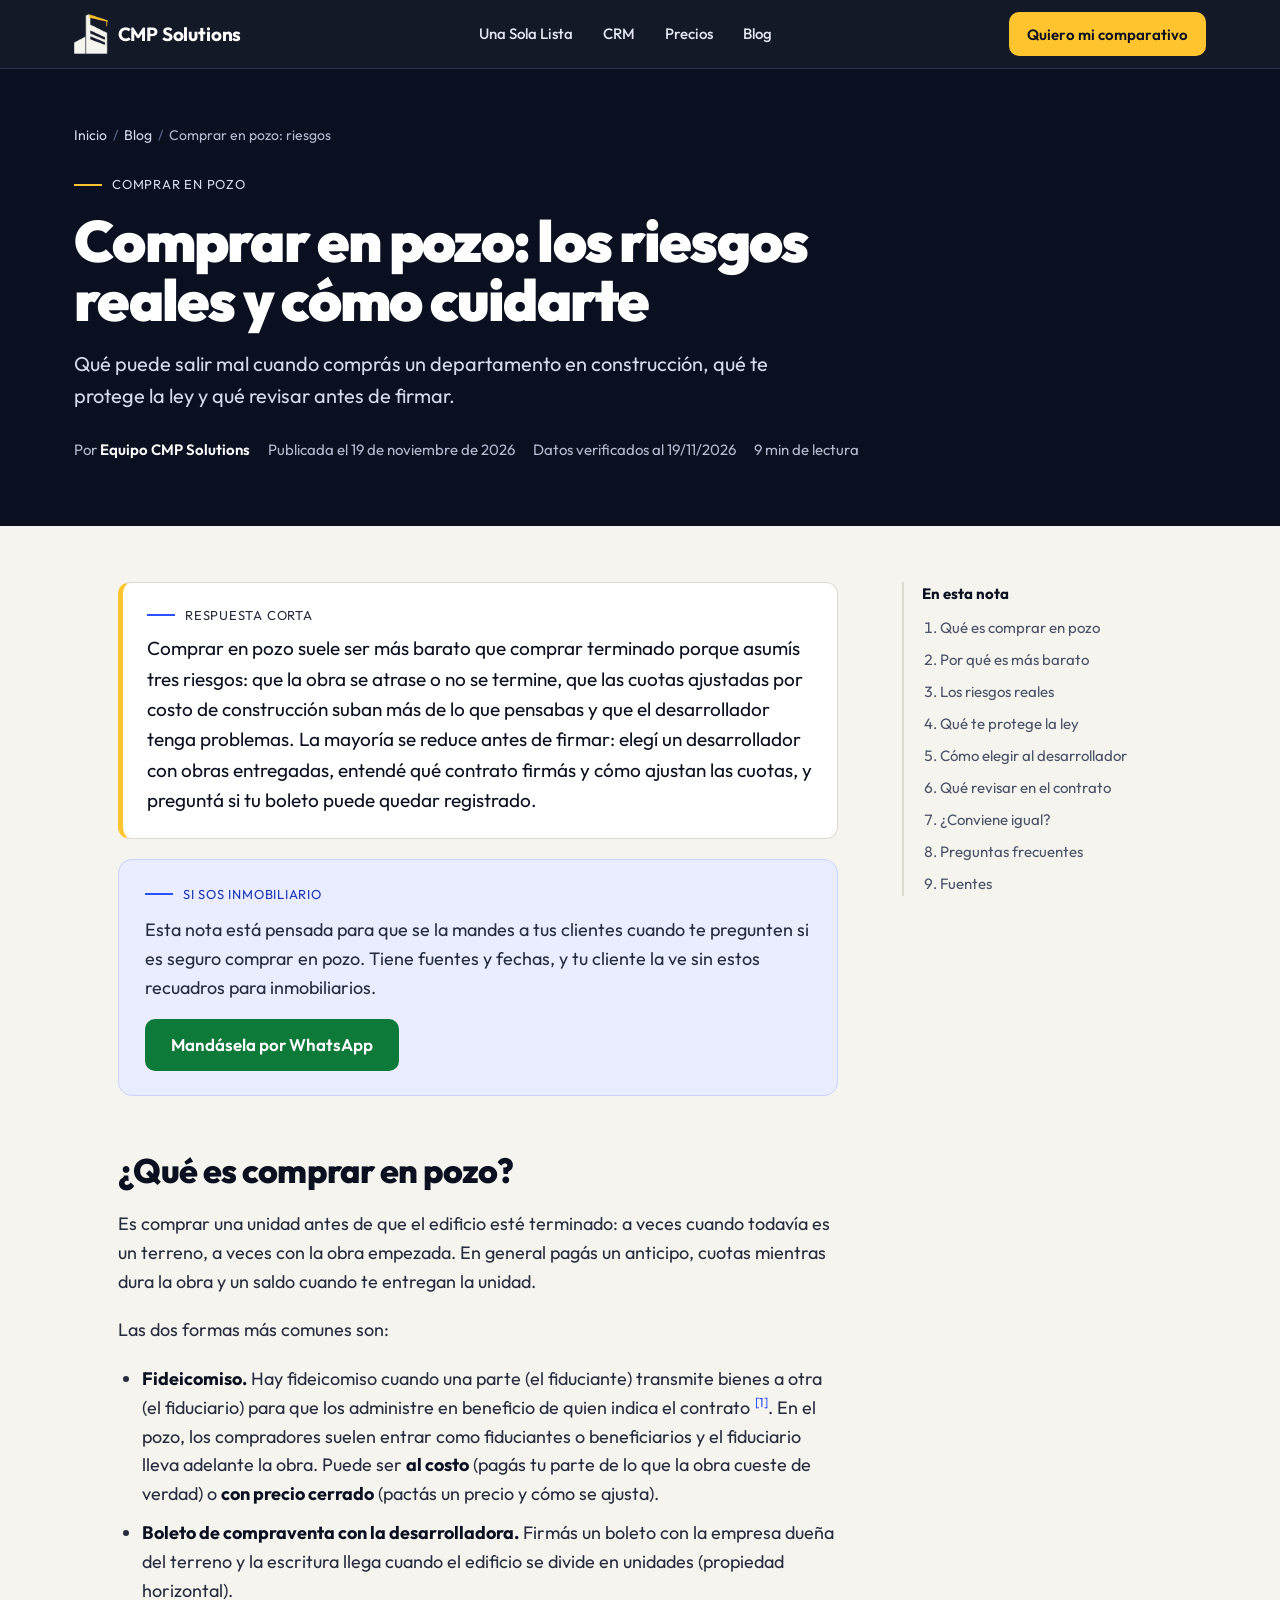
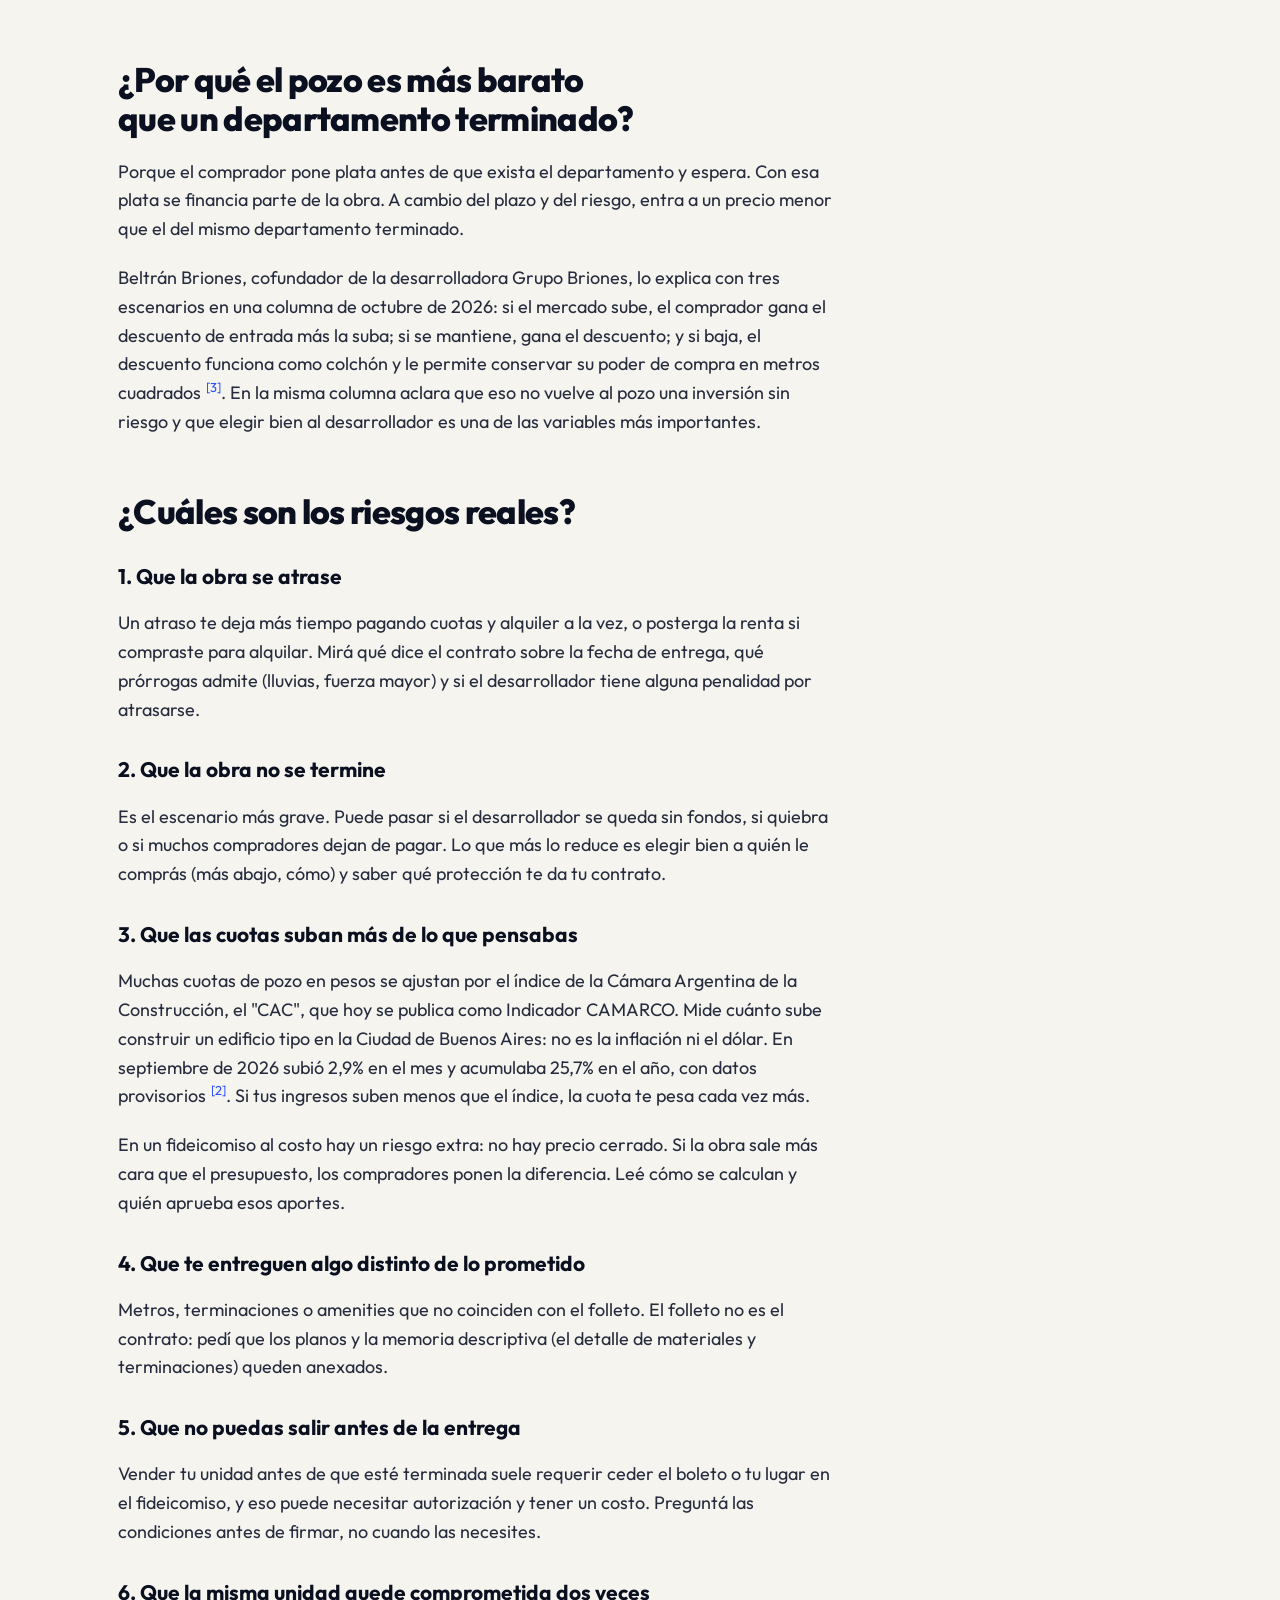
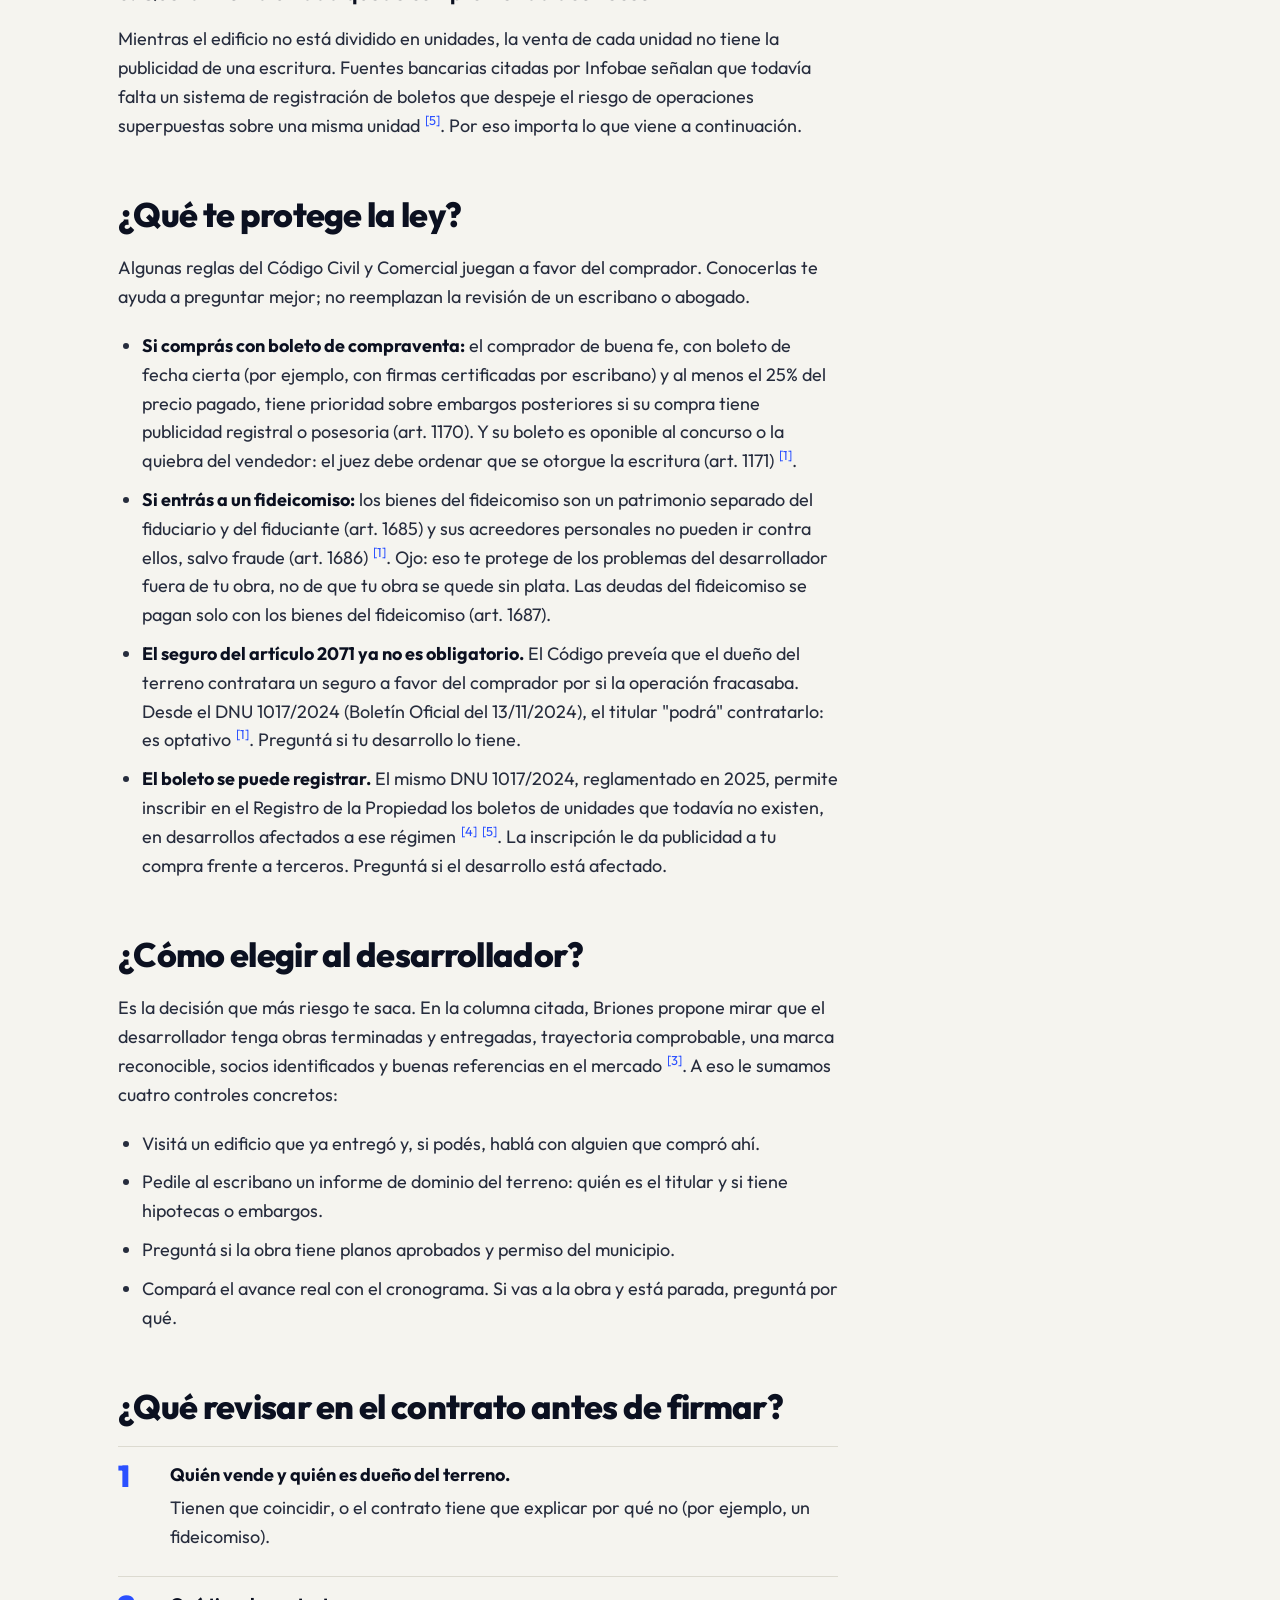
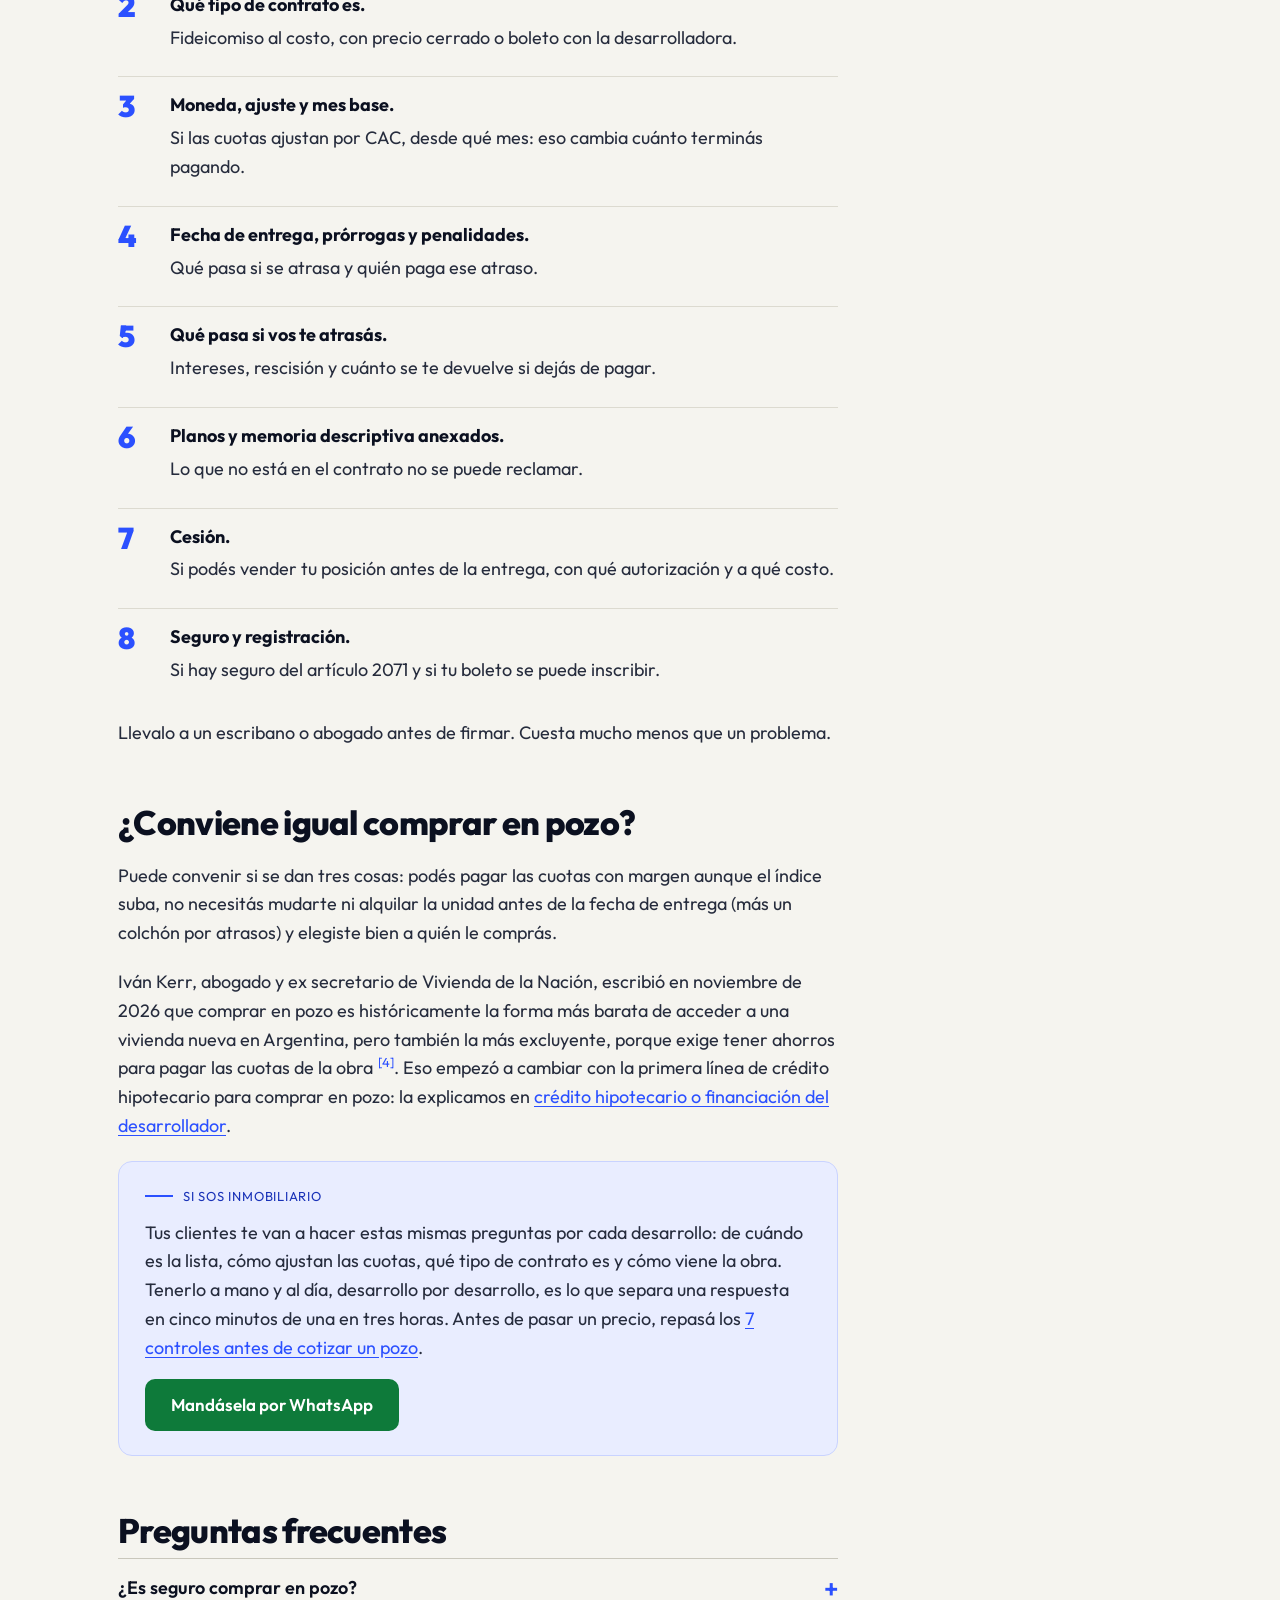
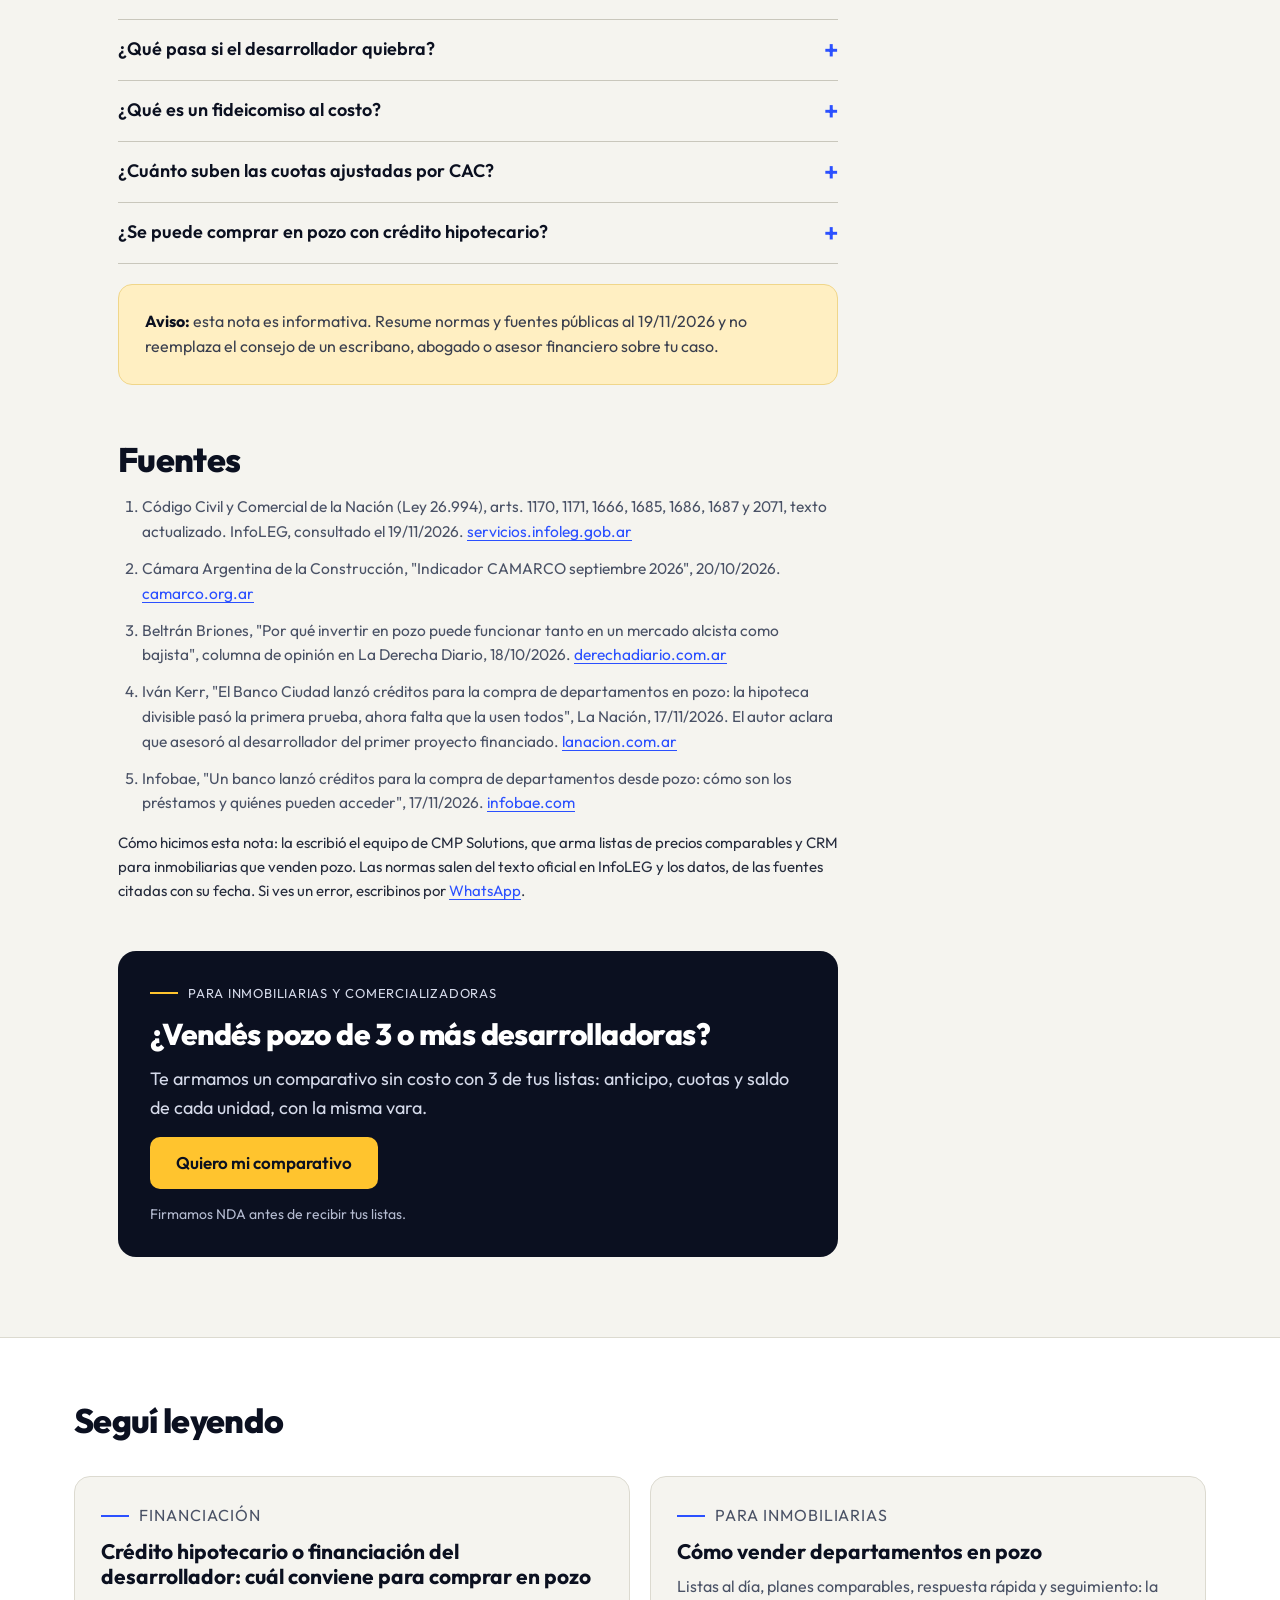
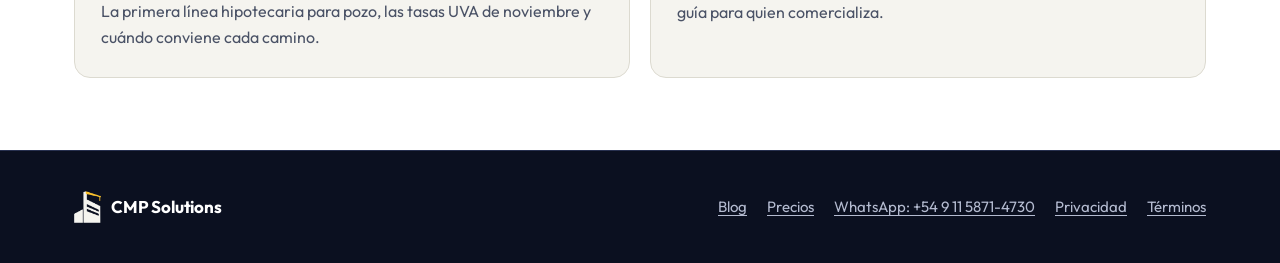
<file: blog/comprar-en-pozo-riesgos/index.html>
<!DOCTYPE html>
<html lang="es-AR">
<head>
<meta charset="utf-8">
<meta name="viewport" content="width=device-width, initial-scale=1">
<title>Comprar en pozo: riesgos reales y cómo cuidarte (guía 2026)</title>
<meta name="description" content="Qué puede salir mal al comprar en pozo (atrasos, cuotas por CAC, quiebra del desarrollador), qué te protege la ley y qué revisar antes de firmar.">
<link rel="canonical" href="https://cmpsolutions.info/blog/comprar-en-pozo-riesgos/">
<meta name="robots" content="index, follow, max-image-preview:large, max-snippet:-1">
<meta name="author" content="Equipo CMP Solutions">
<link rel="icon" type="image/png" href="/favicon.png">
<link rel="apple-touch-icon" href="/apple-touch-icon.png">
<meta name="theme-color" content="#0B1020">
<meta property="og:type" content="article">
<meta property="og:site_name" content="CMP Solutions">
<meta property="og:locale" content="es_AR">
<meta property="og:url" content="https://cmpsolutions.info/blog/comprar-en-pozo-riesgos/">
<meta property="og:title" content="Comprar en pozo: los riesgos reales y cómo cuidarte">
<meta property="og:description" content="Atrasos, cuotas que ajustan por CAC y la solidez del desarrollador: qué puede salir mal, qué te protege la ley y qué revisar antes de firmar.">
<meta property="og:image" content="https://cmpsolutions.info/og.png">
<meta property="og:image:width" content="1200">
<meta property="og:image:height" content="630">
<meta property="og:image:alt" content="CMP Solutions: todo tu portfolio de pozo, comparable y al día">
<meta property="article:published_time" content="2026-11-19">
<meta property="article:modified_time" content="2026-11-19">
<meta property="article:section" content="Comprar en pozo">
<meta name="twitter:card" content="summary_large_image">
<link rel="alternate" type="text/plain" title="Resumen para modelos de lenguaje" href="/llms.txt">
<link rel="preconnect" href="https://fonts.googleapis.com">
<link rel="preconnect" href="https://fonts.gstatic.com" crossorigin>
<link href="https://fonts.googleapis.com/css2?family=Outfit:wght@300..900&display=swap" rel="stylesheet">
<link rel="stylesheet" href="/blog/blog.css">
<!-- Analítica: GA4. Qué se mide y cómo, en analitica.js y _docs/plan-de-medicion.md -->
<script src="/analitica.js" defer></script>
<script>/* Si la nota llega compartida por un inmobiliario, el cliente la ve sin los recuadros para inmobiliarios. */
if (/[?&]utm_medium=compartido(&|$)/.test(location.search)) document.documentElement.classList.add('compartida');</script>
<script type="application/ld+json">
{
  "@context": "https://schema.org",
  "@graph": [
    {
      "@type": "Organization",
      "@id": "https://cmpsolutions.info/#organization",
      "name": "CMP Solutions",
      "url": "https://cmpsolutions.info/",
      "logo": "https://cmpsolutions.info/logo.png"
    },
    {
      "@type": "BlogPosting",
      "@id": "https://cmpsolutions.info/blog/comprar-en-pozo-riesgos/#article",
      "headline": "Comprar en pozo: los riesgos reales y cómo cuidarte",
      "description": "Qué puede salir mal al comprar un departamento en pozo, qué te protege la ley y qué revisar antes de firmar.",
      "image": "https://cmpsolutions.info/og.png",
      "datePublished": "2026-11-19",
      "dateModified": "2026-11-19",
      "inLanguage": "es-AR",
      "author": { "@type": "Organization", "name": "Equipo CMP Solutions", "url": "https://cmpsolutions.info/blog/#sobre-cmp" },
      "publisher": { "@id": "https://cmpsolutions.info/#organization" },
      "mainEntityOfPage": "https://cmpsolutions.info/blog/comprar-en-pozo-riesgos/",
      "isPartOf": { "@type": "Blog", "@id": "https://cmpsolutions.info/blog/#blog", "name": "Blog de CMP Solutions" },
      "articleSection": "Comprar en pozo",
      "keywords": ["comprar en pozo", "riesgos de comprar en pozo", "fideicomiso al costo", "índice CAC", "boleto de compraventa"],
      "citation": [
        "https://servicios.infoleg.gob.ar/infolegInternet/anexos/235000-239999/235975/texact.htm",
        "https://www.camarco.org.ar/2026/10/20/indicador-camarco-septiembre-2026/",
        "https://derechadiario.com.ar/opinion/por-que-invertir-en-pozo-puede-funcionar-en-mercado-alcista-como-bajista",
        "https://www.lanacion.com.ar/propiedades/casas-y-departamentos/el-banco-ciudad-lanzo-creditos-para-la-compra-en-pozo-la-hipoteca-divisible-paso-la-primera-prueba-nid17112026/",
        "https://www.infobae.com/economia/2026/11/17/un-banco-lanzo-creditos-para-la-compra-de-departamentos-desde-pozo-como-son-los-prestamos-y-quienes-pueden-acceder/"
      ]
    },
    {
      "@type": "BreadcrumbList",
      "itemListElement": [
        { "@type": "ListItem", "position": 1, "name": "Inicio", "item": "https://cmpsolutions.info/" },
        { "@type": "ListItem", "position": 2, "name": "Blog", "item": "https://cmpsolutions.info/blog/" },
        { "@type": "ListItem", "position": 3, "name": "Comprar en pozo: riesgos", "item": "https://cmpsolutions.info/blog/comprar-en-pozo-riesgos/" }
      ]
    },
    {
      "@type": "FAQPage",
      "mainEntity": [
        { "@type": "Question", "name": "¿Es seguro comprar en pozo?", "acceptedAnswer": { "@type": "Answer", "text": "Tiene riesgos que un departamento terminado no tiene: atrasos, ajustes de cuotas y la solidez del desarrollador. Se reducen eligiendo un desarrollador con obras entregadas, leyendo el contrato con un escribano y entendiendo cómo se ajustan las cuotas antes de firmar." } },
        { "@type": "Question", "name": "¿Qué pasa si el desarrollador quiebra?", "acceptedAnswer": { "@type": "Answer", "text": "Depende del contrato. Con boleto de fecha cierta y al menos el 25% del precio pagado, el boleto es oponible al concurso o la quiebra del vendedor y el juez debe ordenar la escritura (art. 1171 del Código Civil y Comercial). En un fideicomiso, los bienes de la obra son un patrimonio separado del desarrollador y no responden por sus deudas personales (arts. 1685 y 1686)." } },
        { "@type": "Question", "name": "¿Qué es un fideicomiso al costo?", "acceptedAnswer": { "@type": "Answer", "text": "Es un fideicomiso sin precio cerrado: cada comprador paga su parte del costo real de la obra. Puede salir más barato que comprar a precio, pero si la obra cuesta más que el presupuesto, los compradores ponen la diferencia." } },
        { "@type": "Question", "name": "¿Cuánto suben las cuotas ajustadas por CAC?", "acceptedAnswer": { "@type": "Answer", "text": "Lo que suba el índice de la Cámara Argentina de la Construcción desde el mes base del contrato. En septiembre de 2026 subió 2,9% en el mes y acumulaba 25,7% en el año, con datos provisorios de CAMARCO." } },
        { "@type": "Question", "name": "¿Se puede comprar en pozo con crédito hipotecario?", "acceptedAnswer": { "@type": "Answer", "text": "Desde noviembre de 2026, en algunos casos. El Banco Ciudad lanzó una línea para proyectos aprobados por el banco en la Ciudad de Buenos Aires, que financia hasta el 75% del precio. Hay que confirmar las condiciones con el banco." } }
      ]
    }
  ]
}
</script>
</head>
<body>
<a class="skip" href="#contenido">Saltar al contenido</a>

<header class="bar">
  <div class="wrap">
    <a class="logo" href="/" aria-label="CMP Solutions, inicio"><img src="/logo-claro.png" alt="" width="34" height="40"><span>CMP Solutions</span></a>
    <nav class="nav" aria-label="Secciones">
      <a href="/#usl">Una Sola Lista</a>
      <a href="/#crm">CRM</a>
      <a href="/#precios">Precios</a>
      <a href="/blog/">Blog</a>
    </nav>
    <a class="btn sm" href="/#form">Quiero mi comparativo</a>
  </div>
</header>

<main id="contenido">
<article>
  <header class="top">
    <div class="wrap">
      <nav class="crumbs" aria-label="Estás en">
        <ol>
          <li><a href="/">Inicio</a></li>
          <li><a href="/blog/">Blog</a></li>
          <li aria-current="page">Comprar en pozo: riesgos</li>
        </ol>
      </nav>
      <p class="eyebrow">Comprar en pozo</p>
      <h1>Comprar en pozo: los riesgos reales y cómo cuidarte</h1>
      <p class="dek">Qué puede salir mal cuando comprás un departamento en construcción, qué te protege la ley y qué revisar antes de firmar.</p>
      <p class="byline">
        <span>Por <strong>Equipo CMP Solutions</strong></span>
        <span>Publicada el <time datetime="2026-11-19">19 de noviembre de 2026</time></span>
        <span>Datos verificados al 19/11/2026</span>
        <span>9 min de lectura</span>
      </p>
    </div>
  </header>

  <div class="post">
    <div class="body">
      <div class="answer">
        <p class="eyebrow">Respuesta corta</p>
        <p>Comprar en pozo suele ser más barato que comprar terminado porque asumís tres riesgos: que la obra se atrase o no se termine, que las cuotas ajustadas por costo de construcción suban más de lo que pensabas y que el desarrollador tenga problemas. La mayoría se reduce antes de firmar: elegí un desarrollador con obras entregadas, entendé qué contrato firmás y cómo ajustan las cuotas, y preguntá si tu boleto puede quedar registrado.</p>
      </div>

      <div class="box pro para-broker">
        <p class="eyebrow">Si sos inmobiliario</p>
        <p>Esta nota está pensada para que se la mandes a tus clientes cuando te pregunten si es seguro comprar en pozo. Tiene fuentes y fechas, y tu cliente la ve sin estos recuadros para inmobiliarios.</p>
        <a class="btn wa" href="https://wa.me/?text=Te%20paso%20una%20nota%20que%20explica%20los%20riesgos%20de%20comprar%20en%20pozo%20y%20qu%C3%A9%20revisar%20antes%20de%20firmar%3A%20https://cmpsolutions.info/blog/comprar-en-pozo-riesgos/%3Futm_source%3Dwhatsapp%26utm_medium%3Dcompartido%26utm_campaign%3Dnota-broker" target="_blank" rel="noopener" data-evento="compartir_nota">Mandásela por WhatsApp</a>
      </div>

      <h2 id="que-es">¿Qué es comprar en pozo?</h2>
      <p>Es comprar una unidad antes de que el edificio esté terminado: a veces cuando todavía es un terreno, a veces con la obra empezada. En general pagás un anticipo, cuotas mientras dura la obra y un saldo cuando te entregan la unidad.</p>
      <p>Las dos formas más comunes son:</p>
      <ul>
        <li><strong>Fideicomiso.</strong> Hay fideicomiso cuando una parte (el fiduciante) transmite bienes a otra (el fiduciario) para que los administre en beneficio de quien indica el contrato <a class="ref" href="#f1">[1]</a>. En el pozo, los compradores suelen entrar como fiduciantes o beneficiarios y el fiduciario lleva adelante la obra. Puede ser <strong>al costo</strong> (pagás tu parte de lo que la obra cueste de verdad) o <strong>con precio cerrado</strong> (pactás un precio y cómo se ajusta).</li>
        <li><strong>Boleto de compraventa con la desarrolladora.</strong> Firmás un boleto con la empresa dueña del terreno y la escritura llega cuando el edificio se divide en unidades (propiedad horizontal).</li>
      </ul>

      <h2 id="por-que-mas-barato">¿Por qué el pozo es más barato que un departamento terminado?</h2>
      <p>Porque el comprador pone plata antes de que exista el departamento y espera. Con esa plata se financia parte de la obra. A cambio del plazo y del riesgo, entra a un precio menor que el del mismo departamento terminado.</p>
      <p>Beltrán Briones, cofundador de la desarrolladora Grupo Briones, lo explica con tres escenarios en una columna de octubre de 2026: si el mercado sube, el comprador gana el descuento de entrada más la suba; si se mantiene, gana el descuento; y si baja, el descuento funciona como colchón y le permite conservar su poder de compra en metros cuadrados <a class="ref" href="#f3">[3]</a>. En la misma columna aclara que eso no vuelve al pozo una inversión sin riesgo y que elegir bien al desarrollador es una de las variables más importantes.</p>

      <h2 id="riesgos">¿Cuáles son los riesgos reales?</h2>

      <h3>1. Que la obra se atrase</h3>
      <p>Un atraso te deja más tiempo pagando cuotas y alquiler a la vez, o posterga la renta si compraste para alquilar. Mirá qué dice el contrato sobre la fecha de entrega, qué prórrogas admite (lluvias, fuerza mayor) y si el desarrollador tiene alguna penalidad por atrasarse.</p>

      <h3>2. Que la obra no se termine</h3>
      <p>Es el escenario más grave. Puede pasar si el desarrollador se queda sin fondos, si quiebra o si muchos compradores dejan de pagar. Lo que más lo reduce es elegir bien a quién le comprás (más abajo, cómo) y saber qué protección te da tu contrato.</p>

      <h3>3. Que las cuotas suban más de lo que pensabas</h3>
      <p>Muchas cuotas de pozo en pesos se ajustan por el índice de la Cámara Argentina de la Construcción, el "CAC", que hoy se publica como Indicador CAMARCO. Mide cuánto sube construir un edificio tipo en la Ciudad de Buenos Aires: no es la inflación ni el dólar. En septiembre de 2026 subió 2,9% en el mes y acumulaba 25,7% en el año, con datos provisorios <a class="ref" href="#f2">[2]</a>. Si tus ingresos suben menos que el índice, la cuota te pesa cada vez más.</p>
      <p>En un fideicomiso al costo hay un riesgo extra: no hay precio cerrado. Si la obra sale más cara que el presupuesto, los compradores ponen la diferencia. Leé cómo se calculan y quién aprueba esos aportes.</p>

      <h3>4. Que te entreguen algo distinto de lo prometido</h3>
      <p>Metros, terminaciones o amenities que no coinciden con el folleto. El folleto no es el contrato: pedí que los planos y la memoria descriptiva (el detalle de materiales y terminaciones) queden anexados.</p>

      <h3>5. Que no puedas salir antes de la entrega</h3>
      <p>Vender tu unidad antes de que esté terminada suele requerir ceder el boleto o tu lugar en el fideicomiso, y eso puede necesitar autorización y tener un costo. Preguntá las condiciones antes de firmar, no cuando las necesites.</p>

      <h3>6. Que la misma unidad quede comprometida dos veces</h3>
      <p>Mientras el edificio no está dividido en unidades, la venta de cada unidad no tiene la publicidad de una escritura. Fuentes bancarias citadas por Infobae señalan que todavía falta un sistema de registración de boletos que despeje el riesgo de operaciones superpuestas sobre una misma unidad <a class="ref" href="#f5">[5]</a>. Por eso importa lo que viene a continuación.</p>

      <h2 id="que-te-protege">¿Qué te protege la ley?</h2>
      <p>Algunas reglas del Código Civil y Comercial juegan a favor del comprador. Conocerlas te ayuda a preguntar mejor; no reemplazan la revisión de un escribano o abogado.</p>
      <ul>
        <li><strong>Si comprás con boleto de compraventa:</strong> el comprador de buena fe, con boleto de fecha cierta (por ejemplo, con firmas certificadas por escribano) y al menos el 25% del precio pagado, tiene prioridad sobre embargos posteriores si su compra tiene publicidad registral o posesoria (art. 1170). Y su boleto es oponible al concurso o la quiebra del vendedor: el juez debe ordenar que se otorgue la escritura (art. 1171) <a class="ref" href="#f1">[1]</a>.</li>
        <li><strong>Si entrás a un fideicomiso:</strong> los bienes del fideicomiso son un patrimonio separado del fiduciario y del fiduciante (art. 1685) y sus acreedores personales no pueden ir contra ellos, salvo fraude (art. 1686) <a class="ref" href="#f1">[1]</a>. Ojo: eso te protege de los problemas del desarrollador fuera de tu obra, no de que tu obra se quede sin plata. Las deudas del fideicomiso se pagan solo con los bienes del fideicomiso (art. 1687).</li>
        <li><strong>El seguro del artículo 2071 ya no es obligatorio.</strong> El Código preveía que el dueño del terreno contratara un seguro a favor del comprador por si la operación fracasaba. Desde el DNU 1017/2024 (Boletín Oficial del 13/11/2024), el titular "podrá" contratarlo: es optativo <a class="ref" href="#f1">[1]</a>. Preguntá si tu desarrollo lo tiene.</li>
        <li><strong>El boleto se puede registrar.</strong> El mismo DNU 1017/2024, reglamentado en 2025, permite inscribir en el Registro de la Propiedad los boletos de unidades que todavía no existen, en desarrollos afectados a ese régimen <a class="ref" href="#f4">[4]</a> <a class="ref" href="#f5">[5]</a>. La inscripción le da publicidad a tu compra frente a terceros. Preguntá si el desarrollo está afectado.</li>
      </ul>

      <h2 id="desarrollador">¿Cómo elegir al desarrollador?</h2>
      <p>Es la decisión que más riesgo te saca. En la columna citada, Briones propone mirar que el desarrollador tenga obras terminadas y entregadas, trayectoria comprobable, una marca reconocible, socios identificados y buenas referencias en el mercado <a class="ref" href="#f3">[3]</a>. A eso le sumamos cuatro controles concretos:</p>
      <ul>
        <li>Visitá un edificio que ya entregó y, si podés, hablá con alguien que compró ahí.</li>
        <li>Pedile al escribano un informe de dominio del terreno: quién es el titular y si tiene hipotecas o embargos.</li>
        <li>Preguntá si la obra tiene planos aprobados y permiso del municipio.</li>
        <li>Compará el avance real con el cronograma. Si vas a la obra y está parada, preguntá por qué.</li>
      </ul>

      <h2 id="contrato">¿Qué revisar en el contrato antes de firmar?</h2>
      <ol class="check">
        <li><strong>Quién vende y quién es dueño del terreno.</strong> Tienen que coincidir, o el contrato tiene que explicar por qué no (por ejemplo, un fideicomiso).</li>
        <li><strong>Qué tipo de contrato es.</strong> Fideicomiso al costo, con precio cerrado o boleto con la desarrolladora.</li>
        <li><strong>Moneda, ajuste y mes base.</strong> Si las cuotas ajustan por CAC, desde qué mes: eso cambia cuánto terminás pagando.</li>
        <li><strong>Fecha de entrega, prórrogas y penalidades.</strong> Qué pasa si se atrasa y quién paga ese atraso.</li>
        <li><strong>Qué pasa si vos te atrasás.</strong> Intereses, rescisión y cuánto se te devuelve si dejás de pagar.</li>
        <li><strong>Planos y memoria descriptiva anexados.</strong> Lo que no está en el contrato no se puede reclamar.</li>
        <li><strong>Cesión.</strong> Si podés vender tu posición antes de la entrega, con qué autorización y a qué costo.</li>
        <li><strong>Seguro y registración.</strong> Si hay seguro del artículo 2071 y si tu boleto se puede inscribir.</li>
      </ol>
      <p>Llevalo a un escribano o abogado antes de firmar. Cuesta mucho menos que un problema.</p>

      <h2 id="conviene">¿Conviene igual comprar en pozo?</h2>
      <p>Puede convenir si se dan tres cosas: podés pagar las cuotas con margen aunque el índice suba, no necesitás mudarte ni alquilar la unidad antes de la fecha de entrega (más un colchón por atrasos) y elegiste bien a quién le comprás.</p>
      <p>Iván Kerr, abogado y ex secretario de Vivienda de la Nación, escribió en noviembre de 2026 que comprar en pozo es históricamente la forma más barata de acceder a una vivienda nueva en Argentina, pero también la más excluyente, porque exige tener ahorros para pagar las cuotas de la obra <a class="ref" href="#f4">[4]</a>. Eso empezó a cambiar con la primera línea de crédito hipotecario para comprar en pozo: la explicamos en <a href="/blog/credito-hipotecario-vs-financiacion-desarrollador/">crédito hipotecario o financiación del desarrollador</a>.</p>

      <div class="box pro para-broker">
        <p class="eyebrow">Si sos inmobiliario</p>
        <p>Tus clientes te van a hacer estas mismas preguntas por cada desarrollo: de cuándo es la lista, cómo ajustan las cuotas, qué tipo de contrato es y cómo viene la obra. Tenerlo a mano y al día, desarrollo por desarrollo, es lo que separa una respuesta en cinco minutos de una en tres horas. Antes de pasar un precio, repasá los <a href="/blog/como-vender-departamentos-en-pozo/#controles">7 controles antes de cotizar un pozo</a>.</p>
        <a class="btn wa" href="https://wa.me/?text=Te%20paso%20una%20nota%20que%20explica%20los%20riesgos%20de%20comprar%20en%20pozo%20y%20qu%C3%A9%20revisar%20antes%20de%20firmar%3A%20https://cmpsolutions.info/blog/comprar-en-pozo-riesgos/%3Futm_source%3Dwhatsapp%26utm_medium%3Dcompartido%26utm_campaign%3Dnota-broker" target="_blank" rel="noopener" data-evento="compartir_nota">Mandásela por WhatsApp</a>
      </div>

      <section class="faq" aria-labelledby="preguntas">
        <h2 id="preguntas">Preguntas frecuentes</h2>
        <details><summary>¿Es seguro comprar en pozo?<i aria-hidden="true">+</i></summary><p>Tiene riesgos que un departamento terminado no tiene: atrasos, ajustes de cuotas y la solidez del desarrollador. Se reducen eligiendo un desarrollador con obras entregadas, leyendo el contrato con un escribano y entendiendo cómo se ajustan las cuotas antes de firmar.</p></details>
        <details><summary>¿Qué pasa si el desarrollador quiebra?<i aria-hidden="true">+</i></summary><p>Depende del contrato. Con boleto de fecha cierta y al menos el 25% del precio pagado, el boleto es oponible al concurso o la quiebra del vendedor y el juez debe ordenar la escritura (art. 1171 del Código Civil y Comercial). En un fideicomiso, los bienes de la obra son un patrimonio separado del desarrollador y no responden por sus deudas personales (arts. 1685 y 1686).</p></details>
        <details><summary>¿Qué es un fideicomiso al costo?<i aria-hidden="true">+</i></summary><p>Es un fideicomiso sin precio cerrado: cada comprador paga su parte del costo real de la obra. Puede salir más barato que comprar a precio, pero si la obra cuesta más que el presupuesto, los compradores ponen la diferencia.</p></details>
        <details><summary>¿Cuánto suben las cuotas ajustadas por CAC?<i aria-hidden="true">+</i></summary><p>Lo que suba el índice de la Cámara Argentina de la Construcción desde el mes base del contrato. En septiembre de 2026 subió 2,9% en el mes y acumulaba 25,7% en el año, con datos provisorios de CAMARCO.</p></details>
        <details><summary>¿Se puede comprar en pozo con crédito hipotecario?<i aria-hidden="true">+</i></summary><p>Desde noviembre de 2026, en algunos casos. El Banco Ciudad lanzó una línea para proyectos aprobados por el banco en la Ciudad de Buenos Aires, que financia hasta el 75% del precio. Hay que confirmar las condiciones con el banco.</p></details>
      </section>

      <div class="box warn">
        <p><strong>Aviso:</strong> esta nota es informativa. Resume normas y fuentes públicas al 19/11/2026 y no reemplaza el consejo de un escribano, abogado o asesor financiero sobre tu caso.</p>
      </div>

      <section class="sources" aria-labelledby="fuentes">
        <h2 id="fuentes">Fuentes</h2>
        <ol>
          <li id="f1">Código Civil y Comercial de la Nación (Ley 26.994), arts. 1170, 1171, 1666, 1685, 1686, 1687 y 2071, texto actualizado. InfoLEG, consultado el 19/11/2026. <a href="https://servicios.infoleg.gob.ar/infolegInternet/anexos/235000-239999/235975/texact.htm" rel="noopener">servicios.infoleg.gob.ar</a></li>
          <li id="f2">Cámara Argentina de la Construcción, "Indicador CAMARCO septiembre 2026", 20/10/2026. <a href="https://www.camarco.org.ar/2026/10/20/indicador-camarco-septiembre-2026/" rel="noopener">camarco.org.ar</a></li>
          <li id="f3">Beltrán Briones, "Por qué invertir en pozo puede funcionar tanto en un mercado alcista como bajista", columna de opinión en La Derecha Diario, 18/10/2026. <a href="https://derechadiario.com.ar/opinion/por-que-invertir-en-pozo-puede-funcionar-en-mercado-alcista-como-bajista" rel="noopener">derechadiario.com.ar</a></li>
          <li id="f4">Iván Kerr, "El Banco Ciudad lanzó créditos para la compra de departamentos en pozo: la hipoteca divisible pasó la primera prueba, ahora falta que la usen todos", La Nación, 17/11/2026. El autor aclara que asesoró al desarrollador del primer proyecto financiado. <a href="https://www.lanacion.com.ar/propiedades/casas-y-departamentos/el-banco-ciudad-lanzo-creditos-para-la-compra-en-pozo-la-hipoteca-divisible-paso-la-primera-prueba-nid17112026/" rel="noopener">lanacion.com.ar</a></li>
          <li id="f5">Infobae, "Un banco lanzó créditos para la compra de departamentos desde pozo: cómo son los préstamos y quiénes pueden acceder", 17/11/2026. <a href="https://www.infobae.com/economia/2026/11/17/un-banco-lanzo-creditos-para-la-compra-de-departamentos-desde-pozo-como-son-los-prestamos-y-quienes-pueden-acceder/" rel="noopener">infobae.com</a></li>
        </ol>
        <p class="method">Cómo hicimos esta nota: la escribió el equipo de CMP Solutions, que arma listas de precios comparables y CRM para inmobiliarias que venden pozo. Las normas salen del texto oficial en InfoLEG y los datos, de las fuentes citadas con su fecha. Si ves un error, escribinos por <a href="https://wa.me/5491158714730" rel="noopener">WhatsApp</a>.</p>
      </section>

      <aside class="cta para-broker" aria-label="Comparativo sin costo">
        <p class="eyebrow">Para inmobiliarias y comercializadoras</p>
        <h2>¿Vendés pozo de 3 o más desarrolladoras?</h2>
        <p>Te armamos un comparativo sin costo con 3 de tus listas: anticipo, cuotas y saldo de cada unidad, con la misma vara.</p>
        <a class="btn" href="/#form">Quiero mi comparativo</a>
        <small>Firmamos NDA antes de recibir tus listas.</small>
      </aside>
    </div>

    <nav class="toc" aria-label="En esta nota">
      <p>En esta nota</p>
      <ol>
        <li><a href="#que-es">Qué es comprar en pozo</a></li>
        <li><a href="#por-que-mas-barato">Por qué es más barato</a></li>
        <li><a href="#riesgos">Los riesgos reales</a></li>
        <li><a href="#que-te-protege">Qué te protege la ley</a></li>
        <li><a href="#desarrollador">Cómo elegir al desarrollador</a></li>
        <li><a href="#contrato">Qué revisar en el contrato</a></li>
        <li><a href="#conviene">¿Conviene igual?</a></li>
        <li><a href="#preguntas">Preguntas frecuentes</a></li>
        <li><a href="#fuentes">Fuentes</a></li>
      </ol>
    </nav>
  </div>
</article>

<section class="more" aria-labelledby="segui">
  <div class="wrap">
    <h2 id="segui">Seguí leyendo</h2>
    <ul class="cards">
      <li class="card">
        <p class="eyebrow">Financiación</p>
        <h3><a href="/blog/credito-hipotecario-vs-financiacion-desarrollador/">Crédito hipotecario o financiación del desarrollador: cuál conviene para comprar en pozo</a></h3>
        <p>La primera línea hipotecaria para pozo, las tasas UVA de noviembre y cuándo conviene cada camino.</p>
      </li>
      <li class="card para-broker">
        <p class="eyebrow">Para inmobiliarias</p>
        <h3><a href="/blog/como-vender-departamentos-en-pozo/">Cómo vender departamentos en pozo</a></h3>
        <p>Listas al día, planes comparables, respuesta rápida y seguimiento: la guía para quien comercializa.</p>
      </li>
    </ul>
  </div>
</section>
</main>

<footer>
  <div class="wrap">
    <a class="logo" href="/" aria-label="CMP Solutions, inicio"><img src="/logo-claro.png" alt="" width="27" height="32"><span>CMP Solutions</span></a>
    <nav aria-label="Pie">
      <a href="/blog/">Blog</a>
      <a href="/#precios">Precios</a>
      <a href="https://wa.me/5491158714730" target="_blank" rel="noopener">WhatsApp: +54 9 11 5871-4730</a>
      <a href="/privacidad.html">Privacidad</a>
      <a href="/terminos.html">Términos</a>
    </nav>
  </div>
</footer>
</body>
</html>
</file>
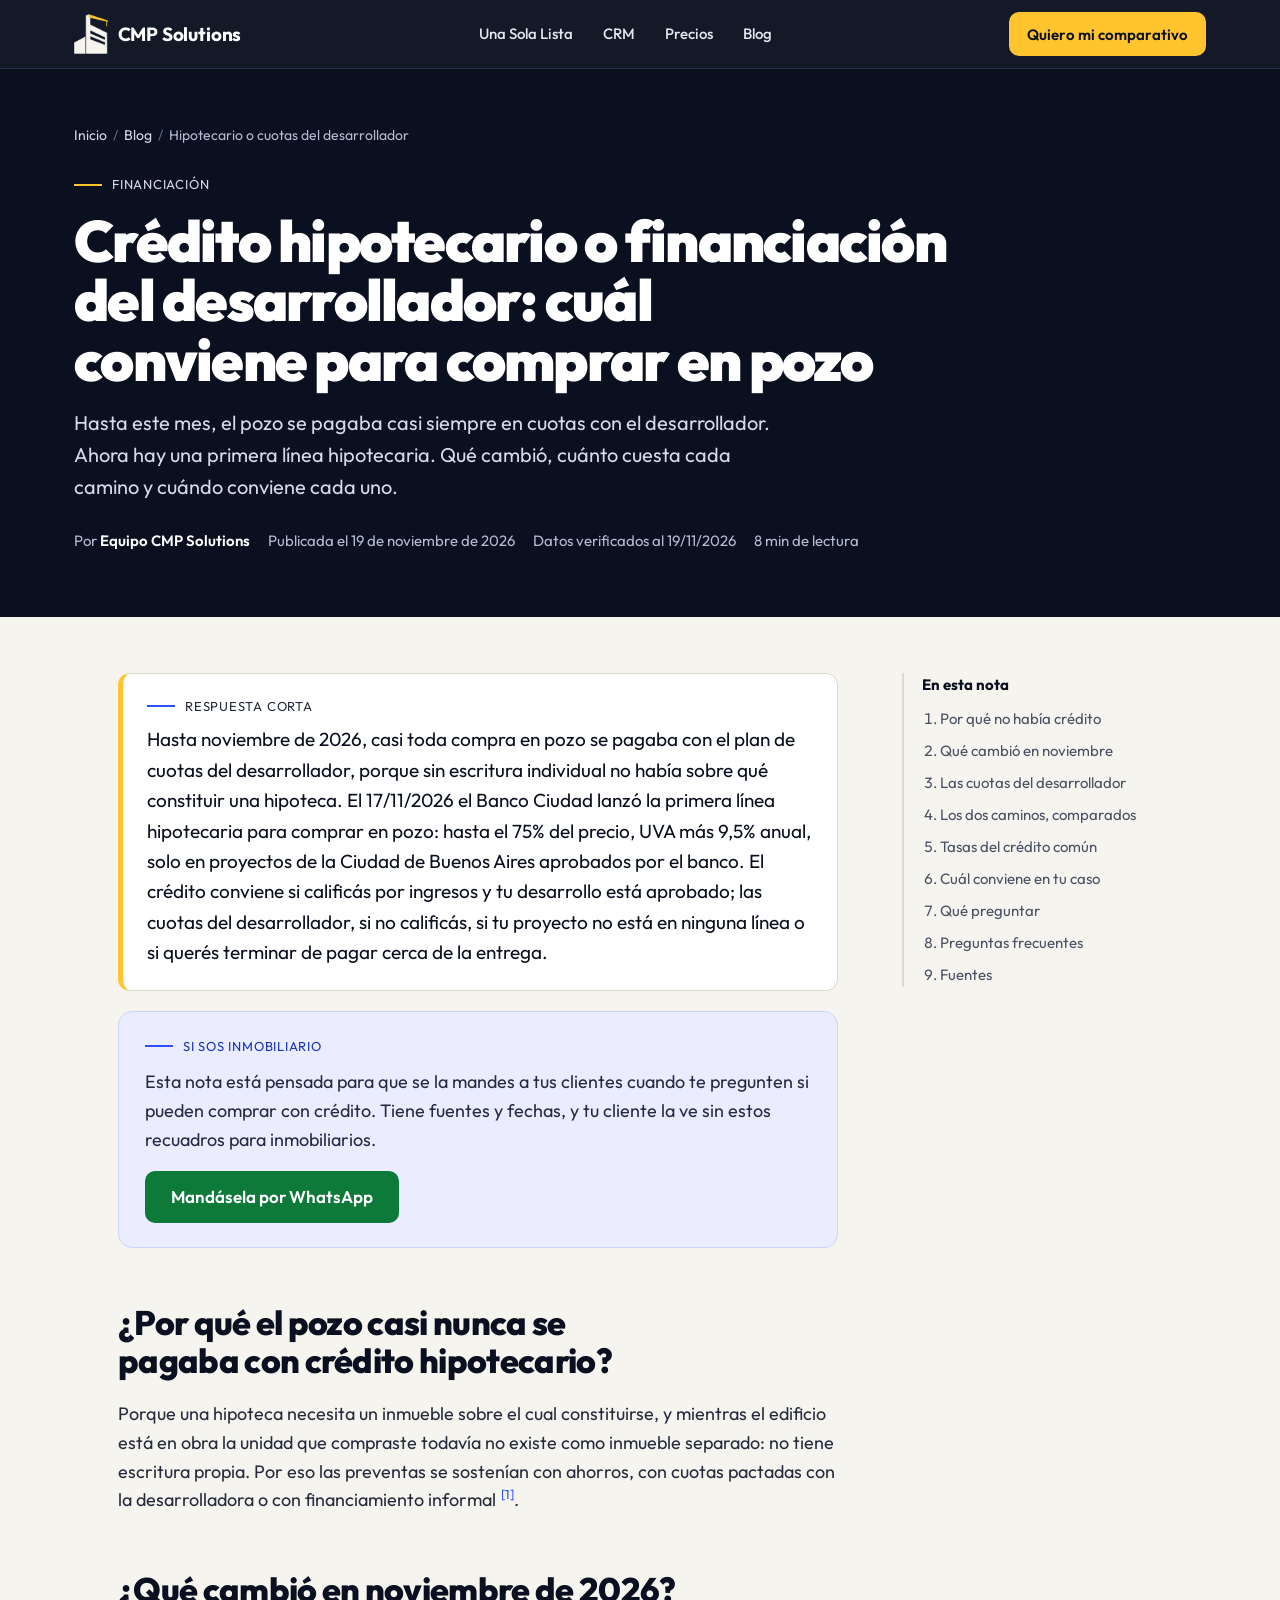
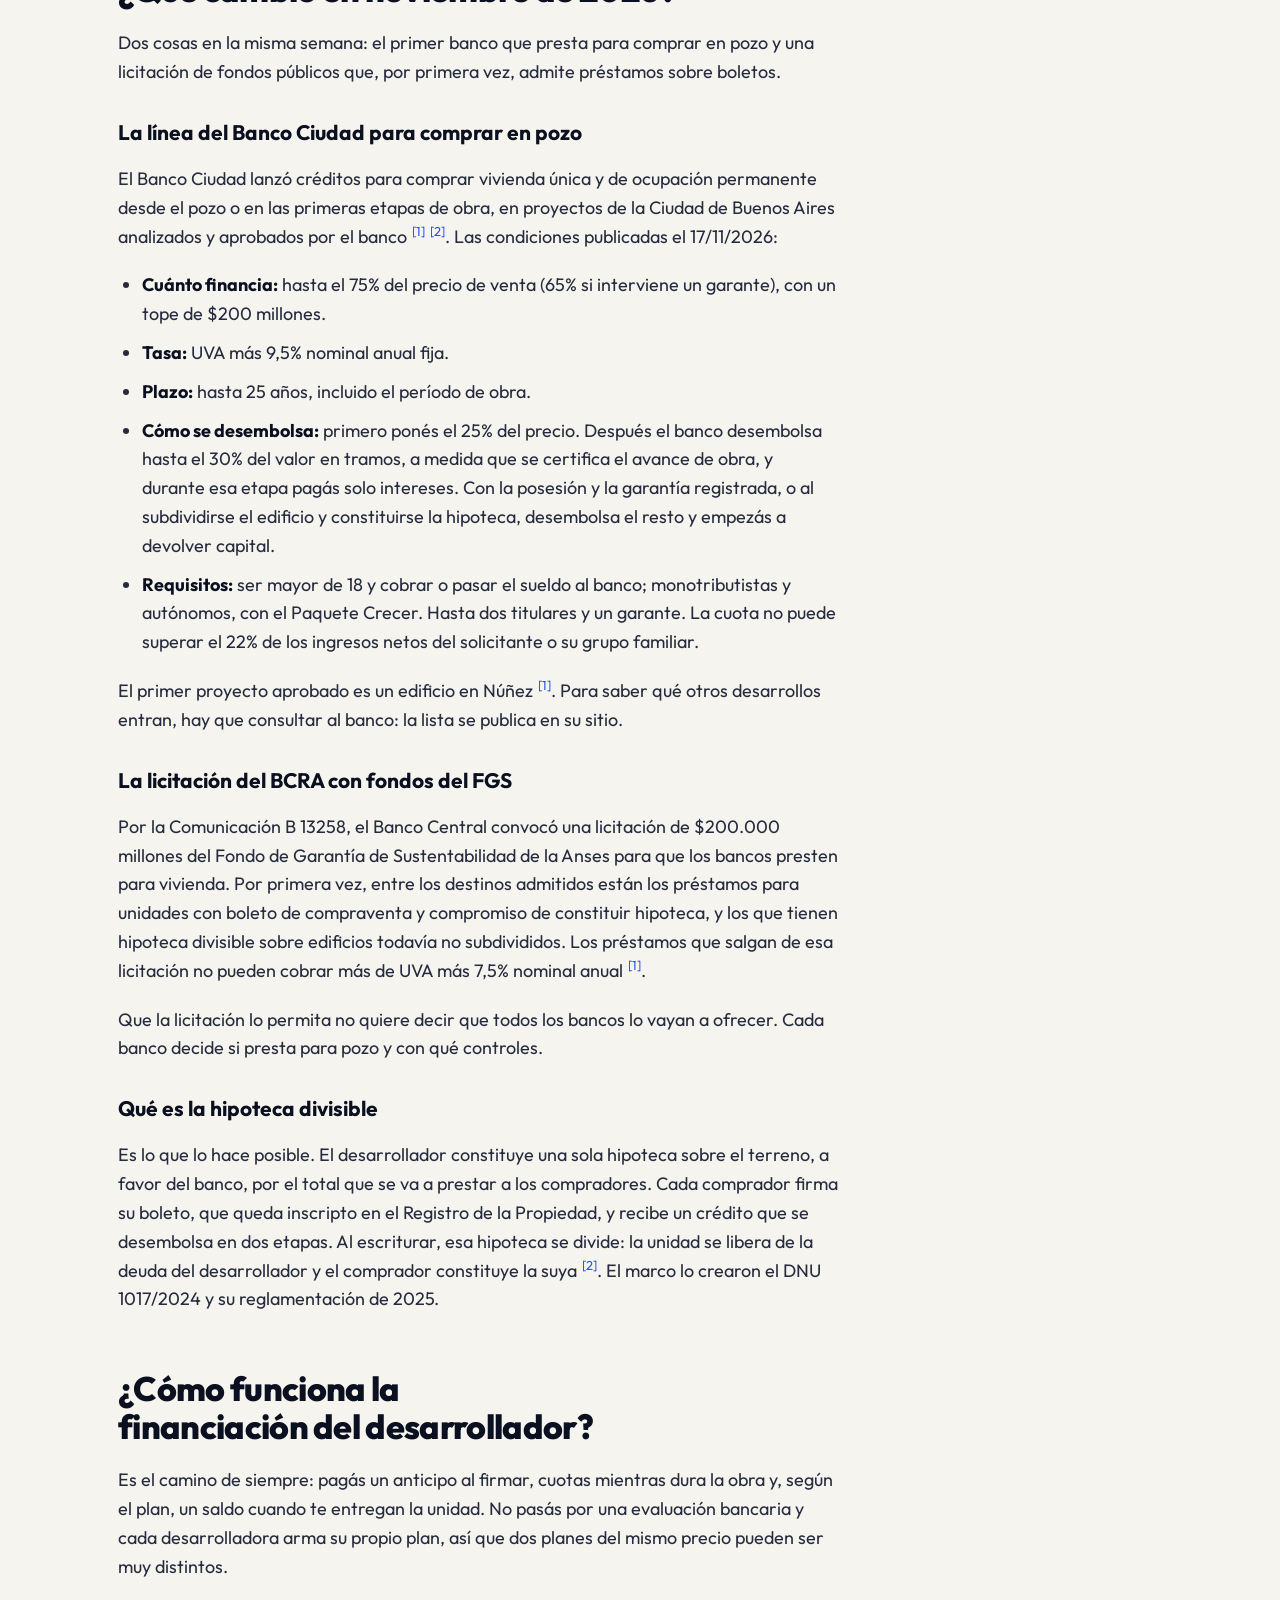
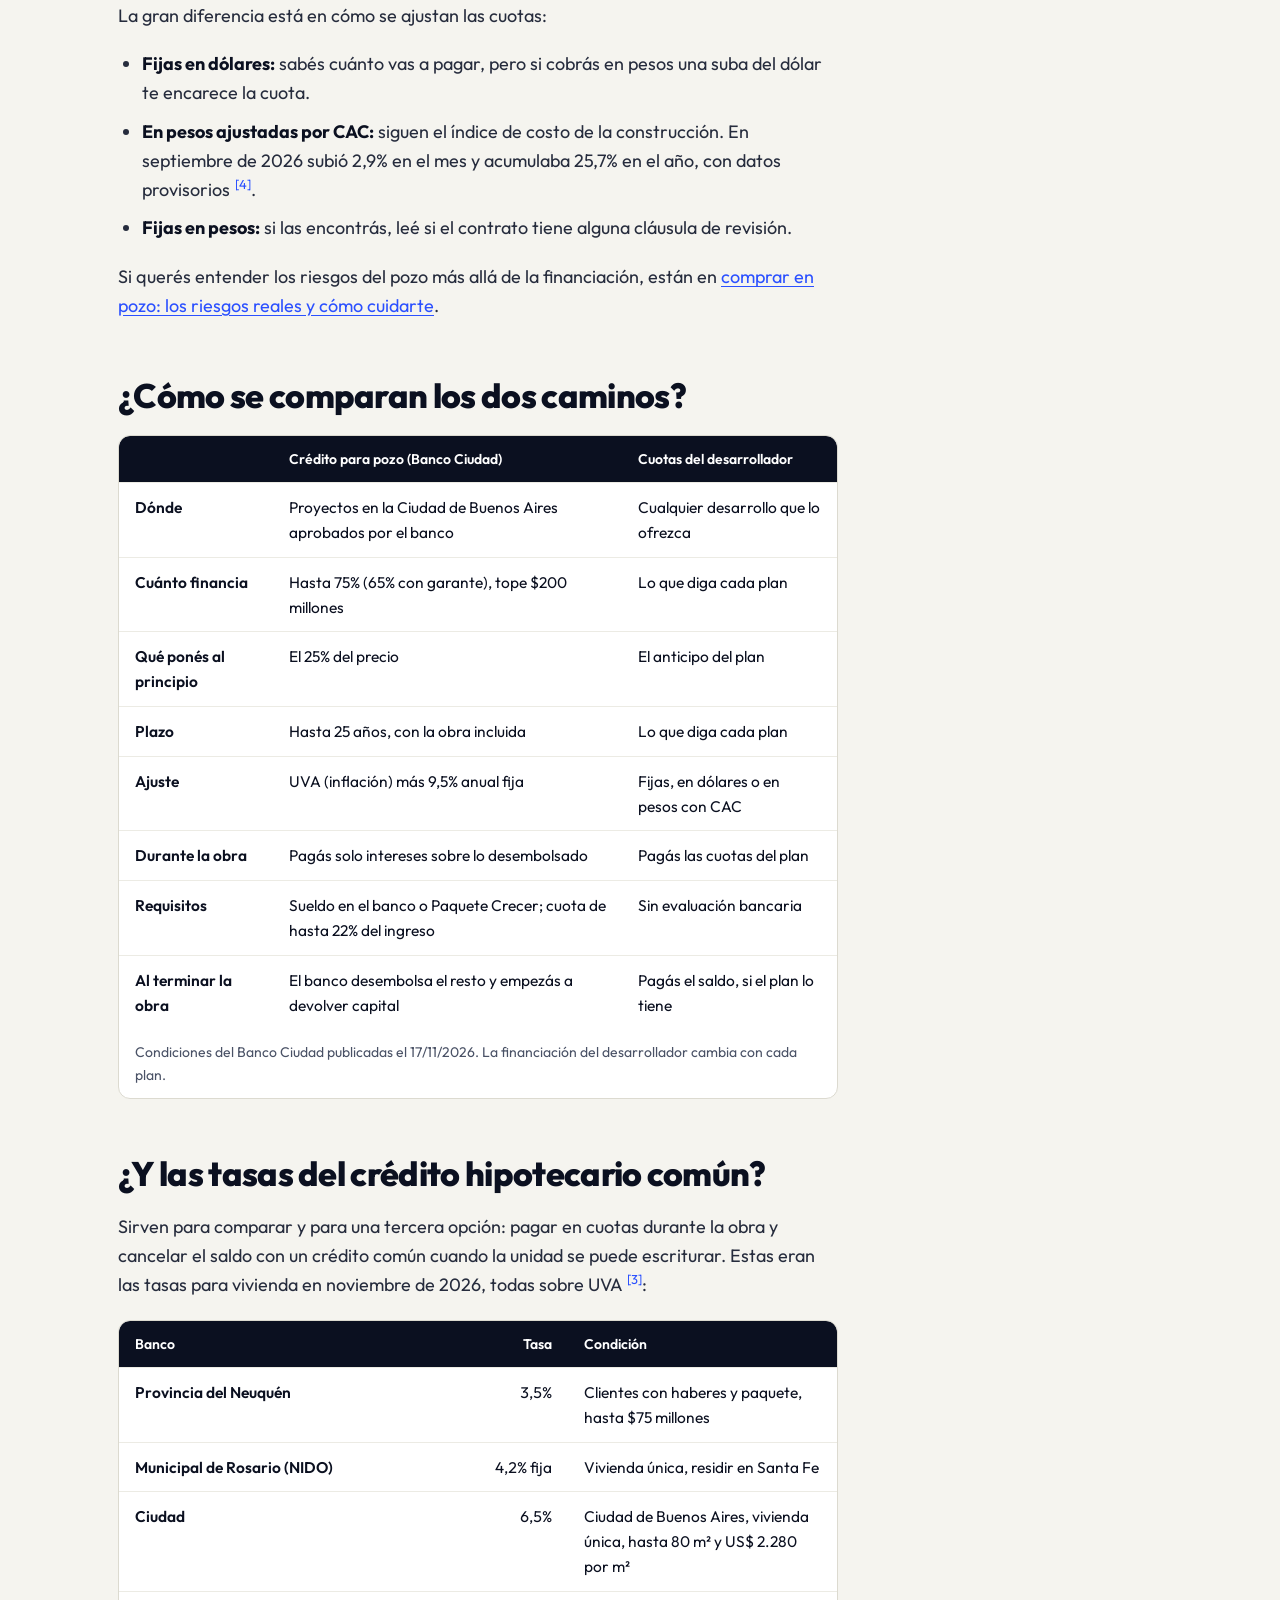
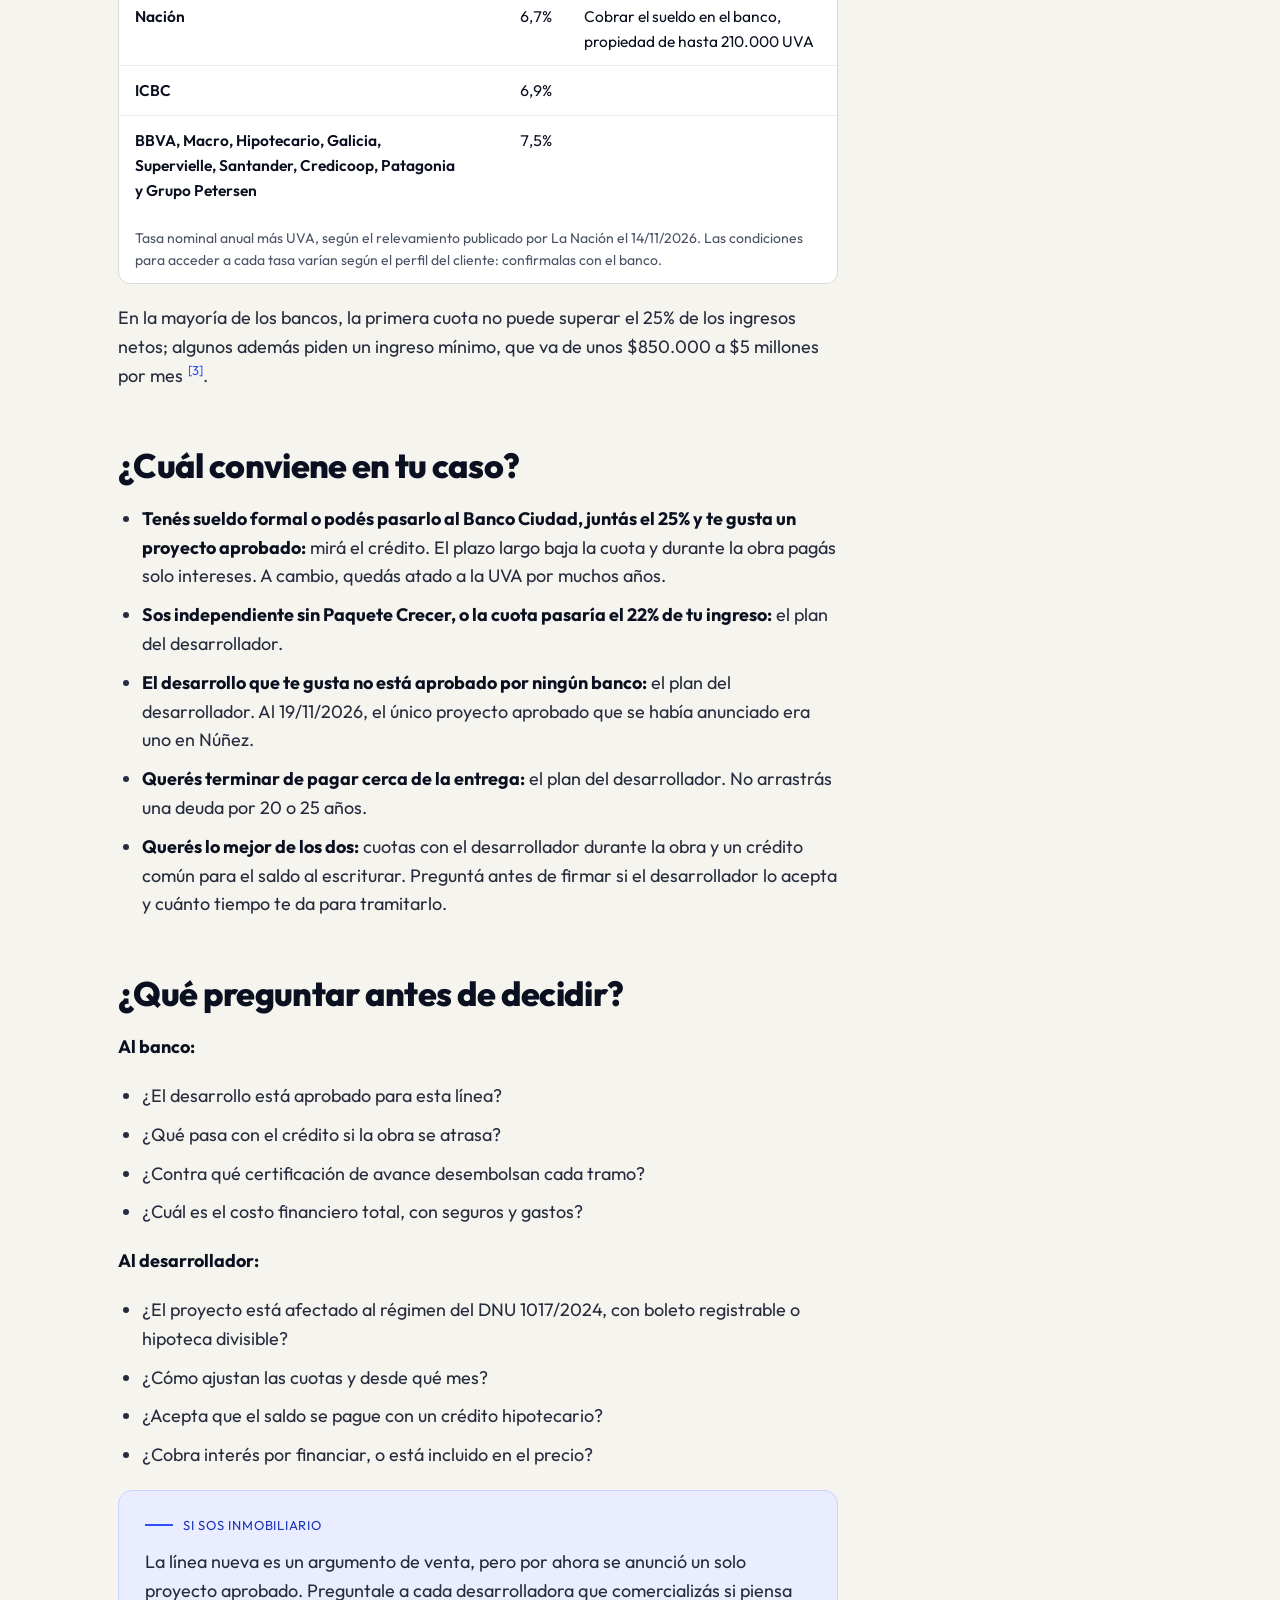
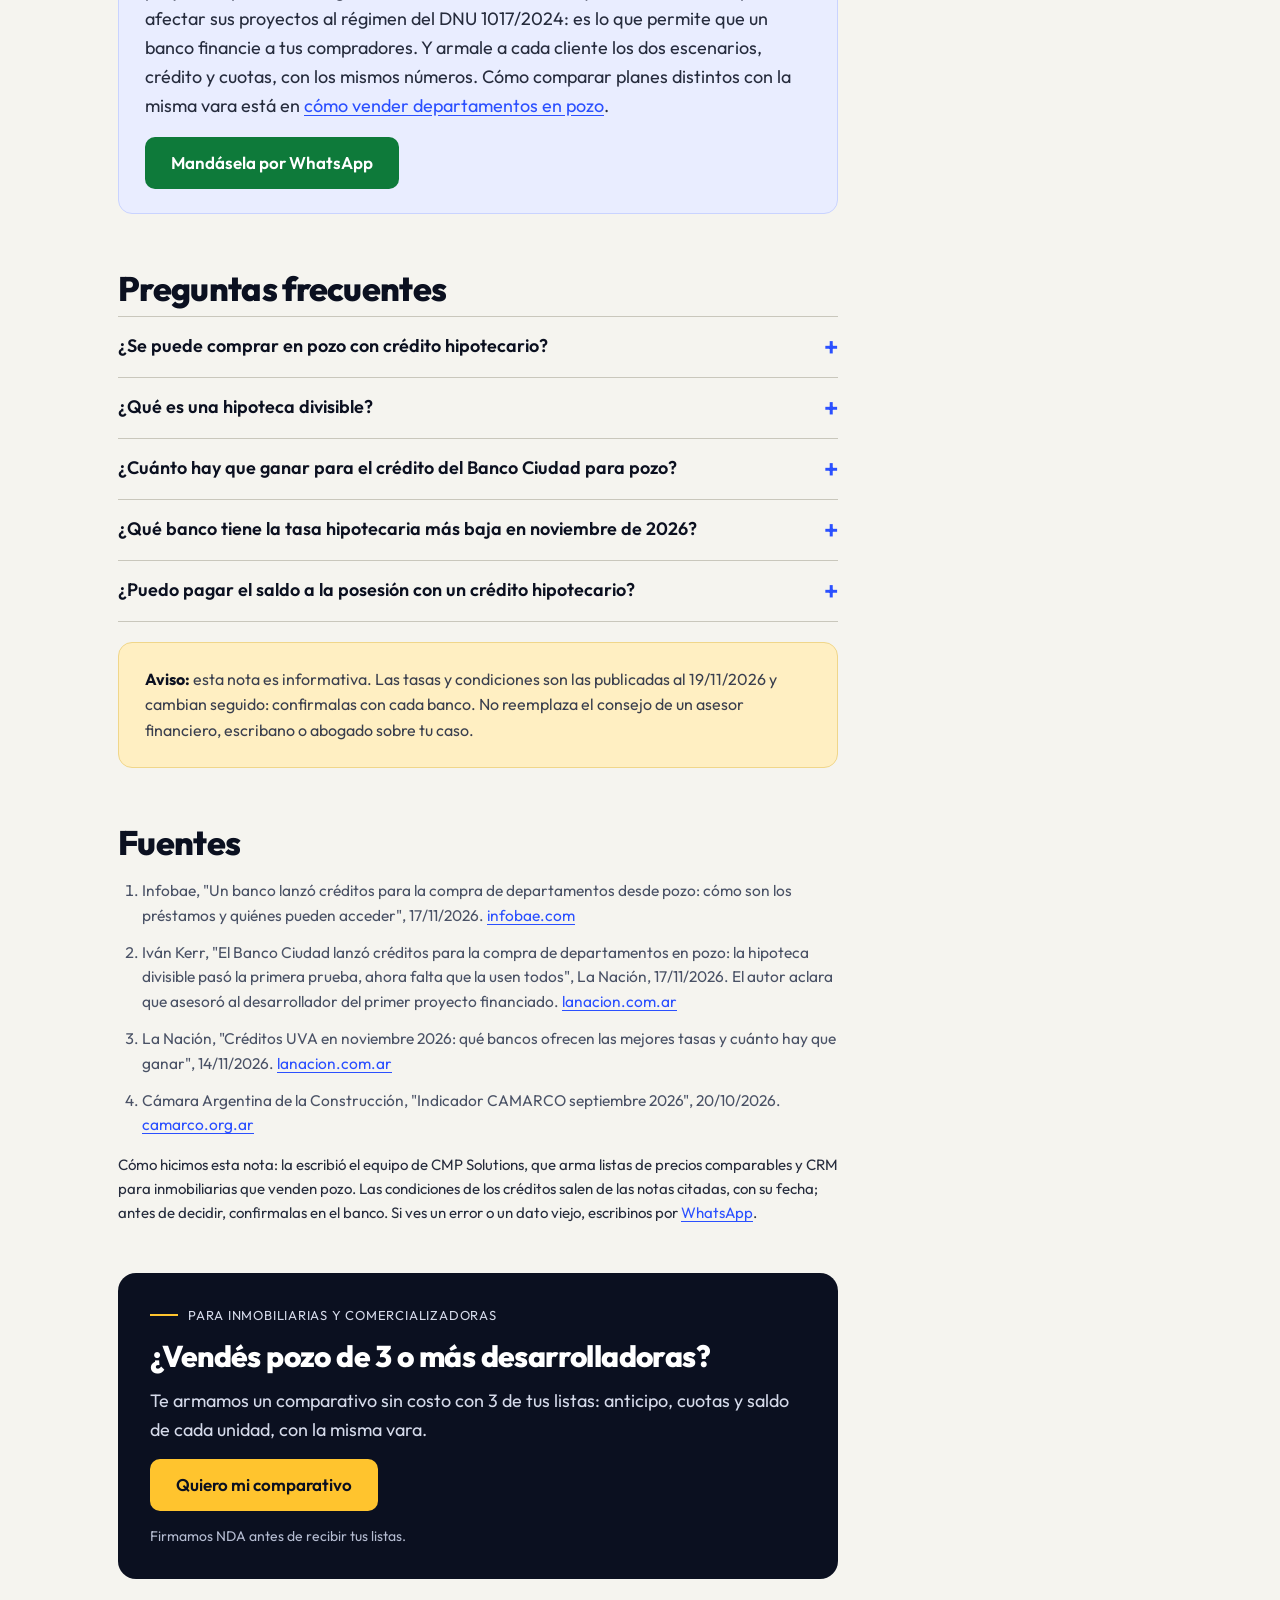
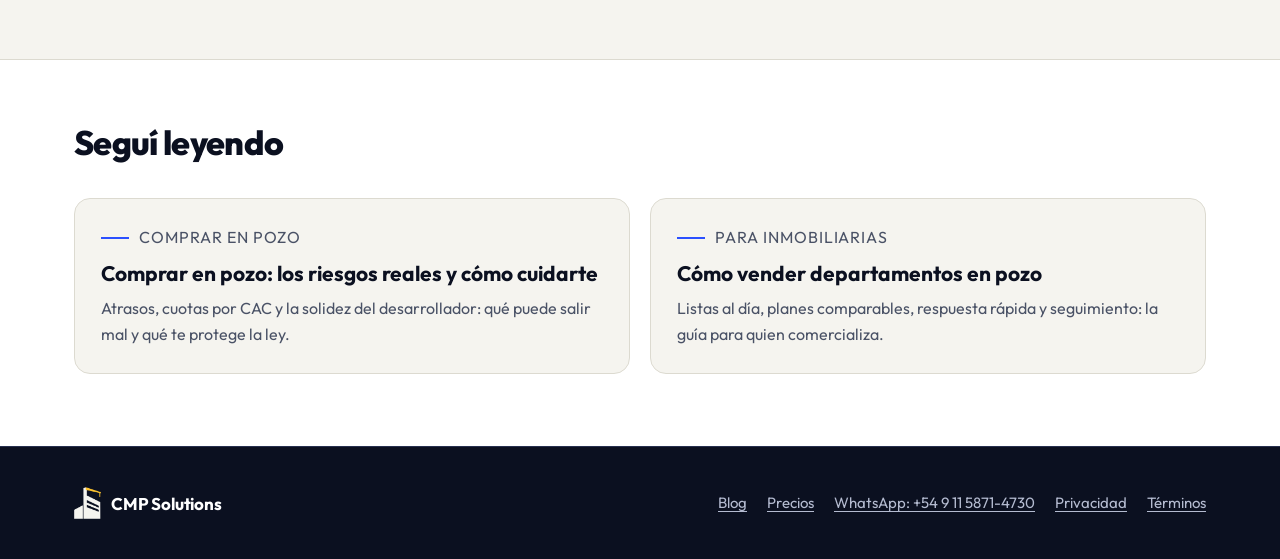
<file: blog/credito-hipotecario-vs-financiacion-desarrollador/index.html>
<!DOCTYPE html>
<html lang="es-AR">
<head>
<meta charset="utf-8">
<meta name="viewport" content="width=device-width, initial-scale=1">
<title>Hipotecario o cuotas del desarrollador: qué conviene en pozo</title>
<meta name="description" content="La primera línea hipotecaria para comprar en pozo, las tasas UVA de noviembre de 2026 y las cuotas del desarrollador, comparadas. Cuándo conviene cada camino.">
<link rel="canonical" href="https://cmpsolutions.info/blog/credito-hipotecario-vs-financiacion-desarrollador/">
<meta name="robots" content="index, follow, max-image-preview:large, max-snippet:-1">
<meta name="author" content="Equipo CMP Solutions">
<link rel="icon" type="image/png" href="/favicon.png">
<link rel="apple-touch-icon" href="/apple-touch-icon.png">
<meta name="theme-color" content="#0B1020">
<meta property="og:type" content="article">
<meta property="og:site_name" content="CMP Solutions">
<meta property="og:locale" content="es_AR">
<meta property="og:url" content="https://cmpsolutions.info/blog/credito-hipotecario-vs-financiacion-desarrollador/">
<meta property="og:title" content="Crédito hipotecario o financiación del desarrollador: cuál conviene para comprar en pozo">
<meta property="og:description" content="Ya hay crédito hipotecario para comprar en pozo. Qué cambió, cuánto cuesta y cuándo conviene más pagar en cuotas con el desarrollador.">
<meta property="og:image" content="https://cmpsolutions.info/og.png">
<meta property="og:image:width" content="1200">
<meta property="og:image:height" content="630">
<meta property="og:image:alt" content="CMP Solutions: todo tu portfolio de pozo, comparable y al día">
<meta property="article:published_time" content="2026-11-19">
<meta property="article:modified_time" content="2026-11-19">
<meta property="article:section" content="Financiación">
<meta name="twitter:card" content="summary_large_image">
<link rel="alternate" type="text/plain" title="Resumen para modelos de lenguaje" href="/llms.txt">
<link rel="preconnect" href="https://fonts.googleapis.com">
<link rel="preconnect" href="https://fonts.gstatic.com" crossorigin>
<link href="https://fonts.googleapis.com/css2?family=Outfit:wght@300..900&display=swap" rel="stylesheet">
<link rel="stylesheet" href="/blog/blog.css">
<!-- Analítica: GA4. Qué se mide y cómo, en analitica.js y _docs/plan-de-medicion.md -->
<script src="/analitica.js" defer></script>
<script>/* Si la nota llega compartida por un inmobiliario, el cliente la ve sin los recuadros para inmobiliarios. */
if (/[?&]utm_medium=compartido(&|$)/.test(location.search)) document.documentElement.classList.add('compartida');</script>
<script type="application/ld+json">
{
  "@context": "https://schema.org",
  "@graph": [
    {
      "@type": "Organization",
      "@id": "https://cmpsolutions.info/#organization",
      "name": "CMP Solutions",
      "url": "https://cmpsolutions.info/",
      "logo": "https://cmpsolutions.info/logo.png"
    },
    {
      "@type": "BlogPosting",
      "@id": "https://cmpsolutions.info/blog/credito-hipotecario-vs-financiacion-desarrollador/#article",
      "headline": "Crédito hipotecario o financiación del desarrollador: cuál conviene para comprar en pozo",
      "description": "La primera línea hipotecaria para comprar en pozo, las tasas UVA de noviembre de 2026 y las cuotas del desarrollador, comparadas.",
      "image": "https://cmpsolutions.info/og.png",
      "datePublished": "2026-11-19",
      "dateModified": "2026-11-19",
      "inLanguage": "es-AR",
      "author": { "@type": "Organization", "name": "Equipo CMP Solutions", "url": "https://cmpsolutions.info/blog/#sobre-cmp" },
      "publisher": { "@id": "https://cmpsolutions.info/#organization" },
      "mainEntityOfPage": "https://cmpsolutions.info/blog/credito-hipotecario-vs-financiacion-desarrollador/",
      "isPartOf": { "@type": "Blog", "@id": "https://cmpsolutions.info/blog/#blog", "name": "Blog de CMP Solutions" },
      "articleSection": "Financiación",
      "keywords": ["crédito hipotecario para comprar en pozo", "financiación del desarrollador", "hipoteca divisible", "créditos hipotecarios UVA", "Banco Ciudad pozo"],
      "citation": [
        "https://www.infobae.com/economia/2026/11/17/un-banco-lanzo-creditos-para-la-compra-de-departamentos-desde-pozo-como-son-los-prestamos-y-quienes-pueden-acceder/",
        "https://www.lanacion.com.ar/propiedades/casas-y-departamentos/el-banco-ciudad-lanzo-creditos-para-la-compra-en-pozo-la-hipoteca-divisible-paso-la-primera-prueba-nid17112026/",
        "https://www.lanacion.com.ar/propiedades/casas-y-departamentos/creditos-uva-en-noviembre-2026-que-bancos-ofrecen-las-mejores-tasas-y-cuanto-hay-que-ganar-nid13112026/",
        "https://www.camarco.org.ar/2026/10/20/indicador-camarco-septiembre-2026/"
      ]
    },
    {
      "@type": "BreadcrumbList",
      "itemListElement": [
        { "@type": "ListItem", "position": 1, "name": "Inicio", "item": "https://cmpsolutions.info/" },
        { "@type": "ListItem", "position": 2, "name": "Blog", "item": "https://cmpsolutions.info/blog/" },
        { "@type": "ListItem", "position": 3, "name": "Hipotecario o cuotas del desarrollador", "item": "https://cmpsolutions.info/blog/credito-hipotecario-vs-financiacion-desarrollador/" }
      ]
    },
    {
      "@type": "FAQPage",
      "mainEntity": [
        { "@type": "Question", "name": "¿Se puede comprar en pozo con crédito hipotecario?", "acceptedAnswer": { "@type": "Answer", "text": "Desde el 17/11/2026, en algunos casos. El Banco Ciudad financia hasta el 75% del precio de unidades en proyectos de la Ciudad de Buenos Aires que el banco aprobó, con UVA más 9,5% nominal anual y hasta 25 años. En el resto de los casos, el pozo se sigue pagando con el plan de cuotas del desarrollador." } },
        { "@type": "Question", "name": "¿Qué es una hipoteca divisible?", "acceptedAnswer": { "@type": "Answer", "text": "Es una hipoteca que el desarrollador constituye sobre todo el terreno a favor del banco. Cuando el edificio se divide en unidades y cada comprador escritura, esa hipoteca se divide: la unidad se libera de la deuda del desarrollador y el comprador constituye la suya. La habilitó el DNU 1017/2024." } },
        { "@type": "Question", "name": "¿Cuánto hay que ganar para el crédito del Banco Ciudad para pozo?", "acceptedAnswer": { "@type": "Answer", "text": "La cuota no puede superar el 22% de los ingresos netos del solicitante o de su grupo familiar. Además hay que cobrar el sueldo en el banco o, si sos monotributista o autónomo, contratar el Paquete Crecer." } },
        { "@type": "Question", "name": "¿Qué banco tiene la tasa hipotecaria más baja en noviembre de 2026?", "acceptedAnswer": { "@type": "Answer", "text": "Según el relevamiento publicado por La Nación el 14/11/2026, las más bajas eran las del Banco Provincia del Neuquén (3,5% para clientes con haberes y paquete, hasta $75 millones) y el Banco Municipal de Rosario (4,2% fija, para residentes de Santa Fe). Entre los bancos grandes, Ciudad 6,5%, Nación 6,7% e ICBC 6,9%, y la mayoría de los privados 7,5%, siempre sobre UVA." } },
        { "@type": "Question", "name": "¿Puedo pagar el saldo a la posesión con un crédito hipotecario?", "acceptedAnswer": { "@type": "Answer", "text": "Puede ser, si el desarrollador lo acepta y la unidad ya se puede escriturar. Preguntá antes de firmar si el saldo se puede pagar con crédito y cuánto tiempo te dan para tramitarlo." } }
      ]
    }
  ]
}
</script>
</head>
<body>
<a class="skip" href="#contenido">Saltar al contenido</a>

<header class="bar">
  <div class="wrap">
    <a class="logo" href="/" aria-label="CMP Solutions, inicio"><img src="/logo-claro.png" alt="" width="34" height="40"><span>CMP Solutions</span></a>
    <nav class="nav" aria-label="Secciones">
      <a href="/#usl">Una Sola Lista</a>
      <a href="/#crm">CRM</a>
      <a href="/#precios">Precios</a>
      <a href="/blog/">Blog</a>
    </nav>
    <a class="btn sm" href="/#form">Quiero mi comparativo</a>
  </div>
</header>

<main id="contenido">
<article>
  <header class="top">
    <div class="wrap">
      <nav class="crumbs" aria-label="Estás en">
        <ol>
          <li><a href="/">Inicio</a></li>
          <li><a href="/blog/">Blog</a></li>
          <li aria-current="page">Hipotecario o cuotas del desarrollador</li>
        </ol>
      </nav>
      <p class="eyebrow">Financiación</p>
      <h1>Crédito hipotecario o financiación del desarrollador: cuál conviene para comprar en pozo</h1>
      <p class="dek">Hasta este mes, el pozo se pagaba casi siempre en cuotas con el desarrollador. Ahora hay una primera línea hipotecaria. Qué cambió, cuánto cuesta cada camino y cuándo conviene cada uno.</p>
      <p class="byline">
        <span>Por <strong>Equipo CMP Solutions</strong></span>
        <span>Publicada el <time datetime="2026-11-19">19 de noviembre de 2026</time></span>
        <span>Datos verificados al 19/11/2026</span>
        <span>8 min de lectura</span>
      </p>
    </div>
  </header>

  <div class="post">
    <div class="body">
      <div class="answer">
        <p class="eyebrow">Respuesta corta</p>
        <p>Hasta noviembre de 2026, casi toda compra en pozo se pagaba con el plan de cuotas del desarrollador, porque sin escritura individual no había sobre qué constituir una hipoteca. El 17/11/2026 el Banco Ciudad lanzó la primera línea hipotecaria para comprar en pozo: hasta el 75% del precio, UVA más 9,5% anual, solo en proyectos de la Ciudad de Buenos Aires aprobados por el banco. El crédito conviene si calificás por ingresos y tu desarrollo está aprobado; las cuotas del desarrollador, si no calificás, si tu proyecto no está en ninguna línea o si querés terminar de pagar cerca de la entrega.</p>
      </div>

      <div class="box pro para-broker">
        <p class="eyebrow">Si sos inmobiliario</p>
        <p>Esta nota está pensada para que se la mandes a tus clientes cuando te pregunten si pueden comprar con crédito. Tiene fuentes y fechas, y tu cliente la ve sin estos recuadros para inmobiliarios.</p>
        <a class="btn wa" href="https://wa.me/?text=Te%20paso%20una%20nota%20que%20compara%20el%20cr%C3%A9dito%20hipotecario%20con%20las%20cuotas%20del%20desarrollador%20para%20comprar%20en%20pozo%3A%20https://cmpsolutions.info/blog/credito-hipotecario-vs-financiacion-desarrollador/%3Futm_source%3Dwhatsapp%26utm_medium%3Dcompartido%26utm_campaign%3Dnota-broker" target="_blank" rel="noopener" data-evento="compartir_nota">Mandásela por WhatsApp</a>
      </div>

      <h2 id="por-que-no">¿Por qué el pozo casi nunca se pagaba con crédito hipotecario?</h2>
      <p>Porque una hipoteca necesita un inmueble sobre el cual constituirse, y mientras el edificio está en obra la unidad que compraste todavía no existe como inmueble separado: no tiene escritura propia. Por eso las preventas se sostenían con ahorros, con cuotas pactadas con la desarrolladora o con financiamiento informal <a class="ref" href="#f1">[1]</a>.</p>

      <h2 id="que-cambio">¿Qué cambió en noviembre de 2026?</h2>
      <p>Dos cosas en la misma semana: el primer banco que presta para comprar en pozo y una licitación de fondos públicos que, por primera vez, admite préstamos sobre boletos.</p>

      <h3 id="banco-ciudad">La línea del Banco Ciudad para comprar en pozo</h3>
      <p>El Banco Ciudad lanzó créditos para comprar vivienda única y de ocupación permanente desde el pozo o en las primeras etapas de obra, en proyectos de la Ciudad de Buenos Aires analizados y aprobados por el banco <a class="ref" href="#f1">[1]</a> <a class="ref" href="#f2">[2]</a>. Las condiciones publicadas el 17/11/2026:</p>
      <ul>
        <li><strong>Cuánto financia:</strong> hasta el 75% del precio de venta (65% si interviene un garante), con un tope de $200 millones.</li>
        <li><strong>Tasa:</strong> UVA más 9,5% nominal anual fija.</li>
        <li><strong>Plazo:</strong> hasta 25 años, incluido el período de obra.</li>
        <li><strong>Cómo se desembolsa:</strong> primero ponés el 25% del precio. Después el banco desembolsa hasta el 30% del valor en tramos, a medida que se certifica el avance de obra, y durante esa etapa pagás solo intereses. Con la posesión y la garantía registrada, o al subdividirse el edificio y constituirse la hipoteca, desembolsa el resto y empezás a devolver capital.</li>
        <li><strong>Requisitos:</strong> ser mayor de 18 y cobrar o pasar el sueldo al banco; monotributistas y autónomos, con el Paquete Crecer. Hasta dos titulares y un garante. La cuota no puede superar el 22% de los ingresos netos del solicitante o su grupo familiar.</li>
      </ul>
      <p>El primer proyecto aprobado es un edificio en Núñez <a class="ref" href="#f1">[1]</a>. Para saber qué otros desarrollos entran, hay que consultar al banco: la lista se publica en su sitio.</p>

      <h3 id="licitacion">La licitación del BCRA con fondos del FGS</h3>
      <p>Por la Comunicación B 13258, el Banco Central convocó una licitación de $200.000 millones del Fondo de Garantía de Sustentabilidad de la Anses para que los bancos presten para vivienda. Por primera vez, entre los destinos admitidos están los préstamos para unidades con boleto de compraventa y compromiso de constituir hipoteca, y los que tienen hipoteca divisible sobre edificios todavía no subdivididos. Los préstamos que salgan de esa licitación no pueden cobrar más de UVA más 7,5% nominal anual <a class="ref" href="#f1">[1]</a>.</p>
      <p>Que la licitación lo permita no quiere decir que todos los bancos lo vayan a ofrecer. Cada banco decide si presta para pozo y con qué controles.</p>

      <h3 id="hipoteca-divisible">Qué es la hipoteca divisible</h3>
      <p>Es lo que lo hace posible. El desarrollador constituye una sola hipoteca sobre el terreno, a favor del banco, por el total que se va a prestar a los compradores. Cada comprador firma su boleto, que queda inscripto en el Registro de la Propiedad, y recibe un crédito que se desembolsa en dos etapas. Al escriturar, esa hipoteca se divide: la unidad se libera de la deuda del desarrollador y el comprador constituye la suya <a class="ref" href="#f2">[2]</a>. El marco lo crearon el DNU 1017/2024 y su reglamentación de 2025.</p>

      <h2 id="desarrollador">¿Cómo funciona la financiación del desarrollador?</h2>
      <p>Es el camino de siempre: pagás un anticipo al firmar, cuotas mientras dura la obra y, según el plan, un saldo cuando te entregan la unidad. No pasás por una evaluación bancaria y cada desarrolladora arma su propio plan, así que dos planes del mismo precio pueden ser muy distintos.</p>
      <p>La gran diferencia está en cómo se ajustan las cuotas:</p>
      <ul>
        <li><strong>Fijas en dólares:</strong> sabés cuánto vas a pagar, pero si cobrás en pesos una suba del dólar te encarece la cuota.</li>
        <li><strong>En pesos ajustadas por CAC:</strong> siguen el índice de costo de la construcción. En septiembre de 2026 subió 2,9% en el mes y acumulaba 25,7% en el año, con datos provisorios <a class="ref" href="#f4">[4]</a>.</li>
        <li><strong>Fijas en pesos:</strong> si las encontrás, leé si el contrato tiene alguna cláusula de revisión.</li>
      </ul>
      <p>Si querés entender los riesgos del pozo más allá de la financiación, están en <a href="/blog/comprar-en-pozo-riesgos/">comprar en pozo: los riesgos reales y cómo cuidarte</a>.</p>

      <h2 id="comparacion">¿Cómo se comparan los dos caminos?</h2>
      <div class="tbl">
        <table class="stack">
          <caption>Condiciones del Banco Ciudad publicadas el 17/11/2026. La financiación del desarrollador cambia con cada plan.</caption>
          <thead>
            <tr><th scope="col">&nbsp;</th><th scope="col">Crédito para pozo (Banco Ciudad)</th><th scope="col">Cuotas del desarrollador</th></tr>
          </thead>
          <tbody>
            <tr><th scope="row">Dónde</th><td data-label="Crédito para pozo">Proyectos en la Ciudad de Buenos Aires aprobados por el banco</td><td data-label="Cuotas del desarrollador">Cualquier desarrollo que lo ofrezca</td></tr>
            <tr><th scope="row">Cuánto financia</th><td data-label="Crédito para pozo">Hasta 75% (65% con garante), tope $200 millones</td><td data-label="Cuotas del desarrollador">Lo que diga cada plan</td></tr>
            <tr><th scope="row">Qué ponés al principio</th><td data-label="Crédito para pozo">El 25% del precio</td><td data-label="Cuotas del desarrollador">El anticipo del plan</td></tr>
            <tr><th scope="row">Plazo</th><td data-label="Crédito para pozo">Hasta 25 años, con la obra incluida</td><td data-label="Cuotas del desarrollador">Lo que diga cada plan</td></tr>
            <tr><th scope="row">Ajuste</th><td data-label="Crédito para pozo">UVA (inflación) más 9,5% anual fija</td><td data-label="Cuotas del desarrollador">Fijas, en dólares o en pesos con CAC</td></tr>
            <tr><th scope="row">Durante la obra</th><td data-label="Crédito para pozo">Pagás solo intereses sobre lo desembolsado</td><td data-label="Cuotas del desarrollador">Pagás las cuotas del plan</td></tr>
            <tr><th scope="row">Requisitos</th><td data-label="Crédito para pozo">Sueldo en el banco o Paquete Crecer; cuota de hasta 22% del ingreso</td><td data-label="Cuotas del desarrollador">Sin evaluación bancaria</td></tr>
            <tr><th scope="row">Al terminar la obra</th><td data-label="Crédito para pozo">El banco desembolsa el resto y empezás a devolver capital</td><td data-label="Cuotas del desarrollador">Pagás el saldo, si el plan lo tiene</td></tr>
          </tbody>
        </table>
      </div>

      <h2 id="tasas">¿Y las tasas del crédito hipotecario común?</h2>
      <p>Sirven para comparar y para una tercera opción: pagar en cuotas durante la obra y cancelar el saldo con un crédito común cuando la unidad se puede escriturar. Estas eran las tasas para vivienda en noviembre de 2026, todas sobre UVA <a class="ref" href="#f3">[3]</a>:</p>
      <div class="tbl">
        <table class="stack">
          <caption>Tasa nominal anual más UVA, según el relevamiento publicado por La Nación el 14/11/2026. Las condiciones para acceder a cada tasa varían según el perfil del cliente: confirmalas con el banco.</caption>
          <thead>
            <tr><th scope="col">Banco</th><th scope="col" class="n">Tasa</th><th scope="col">Condición</th></tr>
          </thead>
          <tbody>
            <tr><th scope="row">Provincia del Neuquén</th><td class="n" data-label="Tasa">3,5%</td><td data-label="Condición">Clientes con haberes y paquete, hasta $75 millones</td></tr>
            <tr><th scope="row">Municipal de Rosario (NIDO)</th><td class="n" data-label="Tasa">4,2% fija</td><td data-label="Condición">Vivienda única, residir en Santa Fe</td></tr>
            <tr><th scope="row">Ciudad</th><td class="n" data-label="Tasa">6,5%</td><td data-label="Condición">Ciudad de Buenos Aires, vivienda única, hasta 80 m² y US$ 2.280 por m²</td></tr>
            <tr><th scope="row">Nación</th><td class="n" data-label="Tasa">6,7%</td><td data-label="Condición">Cobrar el sueldo en el banco, propiedad de hasta 210.000 UVA</td></tr>
            <tr><th scope="row">ICBC</th><td class="n" data-label="Tasa">6,9%</td><td data-label="Condición" class="empty">&nbsp;</td></tr>
            <tr><th scope="row">BBVA, Macro, Hipotecario, Galicia, Supervielle, Santander, Credicoop, Patagonia y Grupo Petersen</th><td class="n" data-label="Tasa">7,5%</td><td data-label="Condición" class="empty">&nbsp;</td></tr>
          </tbody>
        </table>
      </div>
      <p>En la mayoría de los bancos, la primera cuota no puede superar el 25% de los ingresos netos; algunos además piden un ingreso mínimo, que va de unos $850.000 a $5 millones por mes <a class="ref" href="#f3">[3]</a>.</p>

      <h2 id="cual-conviene">¿Cuál conviene en tu caso?</h2>
      <ul>
        <li><strong>Tenés sueldo formal o podés pasarlo al Banco Ciudad, juntás el 25% y te gusta un proyecto aprobado:</strong> mirá el crédito. El plazo largo baja la cuota y durante la obra pagás solo intereses. A cambio, quedás atado a la UVA por muchos años.</li>
        <li><strong>Sos independiente sin Paquete Crecer, o la cuota pasaría el 22% de tu ingreso:</strong> el plan del desarrollador.</li>
        <li><strong>El desarrollo que te gusta no está aprobado por ningún banco:</strong> el plan del desarrollador. Al 19/11/2026, el único proyecto aprobado que se había anunciado era uno en Núñez.</li>
        <li><strong>Querés terminar de pagar cerca de la entrega:</strong> el plan del desarrollador. No arrastrás una deuda por 20 o 25 años.</li>
        <li><strong>Querés lo mejor de los dos:</strong> cuotas con el desarrollador durante la obra y un crédito común para el saldo al escriturar. Preguntá antes de firmar si el desarrollador lo acepta y cuánto tiempo te da para tramitarlo.</li>
      </ul>

      <h2 id="preguntar">¿Qué preguntar antes de decidir?</h2>
      <p><strong>Al banco:</strong></p>
      <ul>
        <li>¿El desarrollo está aprobado para esta línea?</li>
        <li>¿Qué pasa con el crédito si la obra se atrasa?</li>
        <li>¿Contra qué certificación de avance desembolsan cada tramo?</li>
        <li>¿Cuál es el costo financiero total, con seguros y gastos?</li>
      </ul>
      <p><strong>Al desarrollador:</strong></p>
      <ul>
        <li>¿El proyecto está afectado al régimen del DNU 1017/2024, con boleto registrable o hipoteca divisible?</li>
        <li>¿Cómo ajustan las cuotas y desde qué mes?</li>
        <li>¿Acepta que el saldo se pague con un crédito hipotecario?</li>
        <li>¿Cobra interés por financiar, o está incluido en el precio?</li>
      </ul>

      <div class="box pro para-broker">
        <p class="eyebrow">Si sos inmobiliario</p>
        <p>La línea nueva es un argumento de venta, pero por ahora se anunció un solo proyecto aprobado. Preguntale a cada desarrolladora que comercializás si piensa afectar sus proyectos al régimen del DNU 1017/2024: es lo que permite que un banco financie a tus compradores. Y armale a cada cliente los dos escenarios, crédito y cuotas, con los mismos números. Cómo comparar planes distintos con la misma vara está en <a href="/blog/como-vender-departamentos-en-pozo/#comparar">cómo vender departamentos en pozo</a>.</p>
        <a class="btn wa" href="https://wa.me/?text=Te%20paso%20una%20nota%20que%20compara%20el%20cr%C3%A9dito%20hipotecario%20con%20las%20cuotas%20del%20desarrollador%20para%20comprar%20en%20pozo%3A%20https://cmpsolutions.info/blog/credito-hipotecario-vs-financiacion-desarrollador/%3Futm_source%3Dwhatsapp%26utm_medium%3Dcompartido%26utm_campaign%3Dnota-broker" target="_blank" rel="noopener" data-evento="compartir_nota">Mandásela por WhatsApp</a>
      </div>

      <section class="faq" aria-labelledby="preguntas">
        <h2 id="preguntas">Preguntas frecuentes</h2>
        <details><summary>¿Se puede comprar en pozo con crédito hipotecario?<i aria-hidden="true">+</i></summary><p>Desde el 17/11/2026, en algunos casos. El Banco Ciudad financia hasta el 75% del precio de unidades en proyectos de la Ciudad de Buenos Aires que el banco aprobó, con UVA más 9,5% nominal anual y hasta 25 años. En el resto de los casos, el pozo se sigue pagando con el plan de cuotas del desarrollador.</p></details>
        <details><summary>¿Qué es una hipoteca divisible?<i aria-hidden="true">+</i></summary><p>Es una hipoteca que el desarrollador constituye sobre todo el terreno a favor del banco. Cuando el edificio se divide en unidades y cada comprador escritura, esa hipoteca se divide: la unidad se libera de la deuda del desarrollador y el comprador constituye la suya. La habilitó el DNU 1017/2024.</p></details>
        <details><summary>¿Cuánto hay que ganar para el crédito del Banco Ciudad para pozo?<i aria-hidden="true">+</i></summary><p>La cuota no puede superar el 22% de los ingresos netos del solicitante o de su grupo familiar. Además hay que cobrar el sueldo en el banco o, si sos monotributista o autónomo, contratar el Paquete Crecer.</p></details>
        <details><summary>¿Qué banco tiene la tasa hipotecaria más baja en noviembre de 2026?<i aria-hidden="true">+</i></summary><p>Según el relevamiento publicado por La Nación el 14/11/2026, las más bajas eran las del Banco Provincia del Neuquén (3,5% para clientes con haberes y paquete, hasta $75 millones) y el Banco Municipal de Rosario (4,2% fija, para residentes de Santa Fe). Entre los bancos grandes, Ciudad 6,5%, Nación 6,7% e ICBC 6,9%, y la mayoría de los privados 7,5%, siempre sobre UVA.</p></details>
        <details><summary>¿Puedo pagar el saldo a la posesión con un crédito hipotecario?<i aria-hidden="true">+</i></summary><p>Puede ser, si el desarrollador lo acepta y la unidad ya se puede escriturar. Preguntá antes de firmar si el saldo se puede pagar con crédito y cuánto tiempo te dan para tramitarlo.</p></details>
      </section>

      <div class="box warn">
        <p><strong>Aviso:</strong> esta nota es informativa. Las tasas y condiciones son las publicadas al 19/11/2026 y cambian seguido: confirmalas con cada banco. No reemplaza el consejo de un asesor financiero, escribano o abogado sobre tu caso.</p>
      </div>

      <section class="sources" aria-labelledby="fuentes">
        <h2 id="fuentes">Fuentes</h2>
        <ol>
          <li id="f1">Infobae, "Un banco lanzó créditos para la compra de departamentos desde pozo: cómo son los préstamos y quiénes pueden acceder", 17/11/2026. <a href="https://www.infobae.com/economia/2026/11/17/un-banco-lanzo-creditos-para-la-compra-de-departamentos-desde-pozo-como-son-los-prestamos-y-quienes-pueden-acceder/" rel="noopener">infobae.com</a></li>
          <li id="f2">Iván Kerr, "El Banco Ciudad lanzó créditos para la compra de departamentos en pozo: la hipoteca divisible pasó la primera prueba, ahora falta que la usen todos", La Nación, 17/11/2026. El autor aclara que asesoró al desarrollador del primer proyecto financiado. <a href="https://www.lanacion.com.ar/propiedades/casas-y-departamentos/el-banco-ciudad-lanzo-creditos-para-la-compra-en-pozo-la-hipoteca-divisible-paso-la-primera-prueba-nid17112026/" rel="noopener">lanacion.com.ar</a></li>
          <li id="f3">La Nación, "Créditos UVA en noviembre 2026: qué bancos ofrecen las mejores tasas y cuánto hay que ganar", 14/11/2026. <a href="https://www.lanacion.com.ar/propiedades/casas-y-departamentos/creditos-uva-en-noviembre-2026-que-bancos-ofrecen-las-mejores-tasas-y-cuanto-hay-que-ganar-nid13112026/" rel="noopener">lanacion.com.ar</a></li>
          <li id="f4">Cámara Argentina de la Construcción, "Indicador CAMARCO septiembre 2026", 20/10/2026. <a href="https://www.camarco.org.ar/2026/10/20/indicador-camarco-septiembre-2026/" rel="noopener">camarco.org.ar</a></li>
        </ol>
        <p class="method">Cómo hicimos esta nota: la escribió el equipo de CMP Solutions, que arma listas de precios comparables y CRM para inmobiliarias que venden pozo. Las condiciones de los créditos salen de las notas citadas, con su fecha; antes de decidir, confirmalas en el banco. Si ves un error o un dato viejo, escribinos por <a href="https://wa.me/5491158714730" rel="noopener">WhatsApp</a>.</p>
      </section>

      <aside class="cta para-broker" aria-label="Comparativo sin costo">
        <p class="eyebrow">Para inmobiliarias y comercializadoras</p>
        <h2>¿Vendés pozo de 3 o más desarrolladoras?</h2>
        <p>Te armamos un comparativo sin costo con 3 de tus listas: anticipo, cuotas y saldo de cada unidad, con la misma vara.</p>
        <a class="btn" href="/#form">Quiero mi comparativo</a>
        <small>Firmamos NDA antes de recibir tus listas.</small>
      </aside>
    </div>

    <nav class="toc" aria-label="En esta nota">
      <p>En esta nota</p>
      <ol>
        <li><a href="#por-que-no">Por qué no había crédito</a></li>
        <li><a href="#que-cambio">Qué cambió en noviembre</a></li>
        <li><a href="#desarrollador">Las cuotas del desarrollador</a></li>
        <li><a href="#comparacion">Los dos caminos, comparados</a></li>
        <li><a href="#tasas">Tasas del crédito común</a></li>
        <li><a href="#cual-conviene">Cuál conviene en tu caso</a></li>
        <li><a href="#preguntar">Qué preguntar</a></li>
        <li><a href="#preguntas">Preguntas frecuentes</a></li>
        <li><a href="#fuentes">Fuentes</a></li>
      </ol>
    </nav>
  </div>
</article>

<section class="more" aria-labelledby="segui">
  <div class="wrap">
    <h2 id="segui">Seguí leyendo</h2>
    <ul class="cards">
      <li class="card">
        <p class="eyebrow">Comprar en pozo</p>
        <h3><a href="/blog/comprar-en-pozo-riesgos/">Comprar en pozo: los riesgos reales y cómo cuidarte</a></h3>
        <p>Atrasos, cuotas por CAC y la solidez del desarrollador: qué puede salir mal y qué te protege la ley.</p>
      </li>
      <li class="card para-broker">
        <p class="eyebrow">Para inmobiliarias</p>
        <h3><a href="/blog/como-vender-departamentos-en-pozo/">Cómo vender departamentos en pozo</a></h3>
        <p>Listas al día, planes comparables, respuesta rápida y seguimiento: la guía para quien comercializa.</p>
      </li>
    </ul>
  </div>
</section>
</main>

<footer>
  <div class="wrap">
    <a class="logo" href="/" aria-label="CMP Solutions, inicio"><img src="/logo-claro.png" alt="" width="27" height="32"><span>CMP Solutions</span></a>
    <nav aria-label="Pie">
      <a href="/blog/">Blog</a>
      <a href="/#precios">Precios</a>
      <a href="https://wa.me/5491158714730" target="_blank" rel="noopener">WhatsApp: +54 9 11 5871-4730</a>
      <a href="/privacidad.html">Privacidad</a>
      <a href="/terminos.html">Términos</a>
    </nav>
  </div>
</footer>
</body>
</html>
</file>
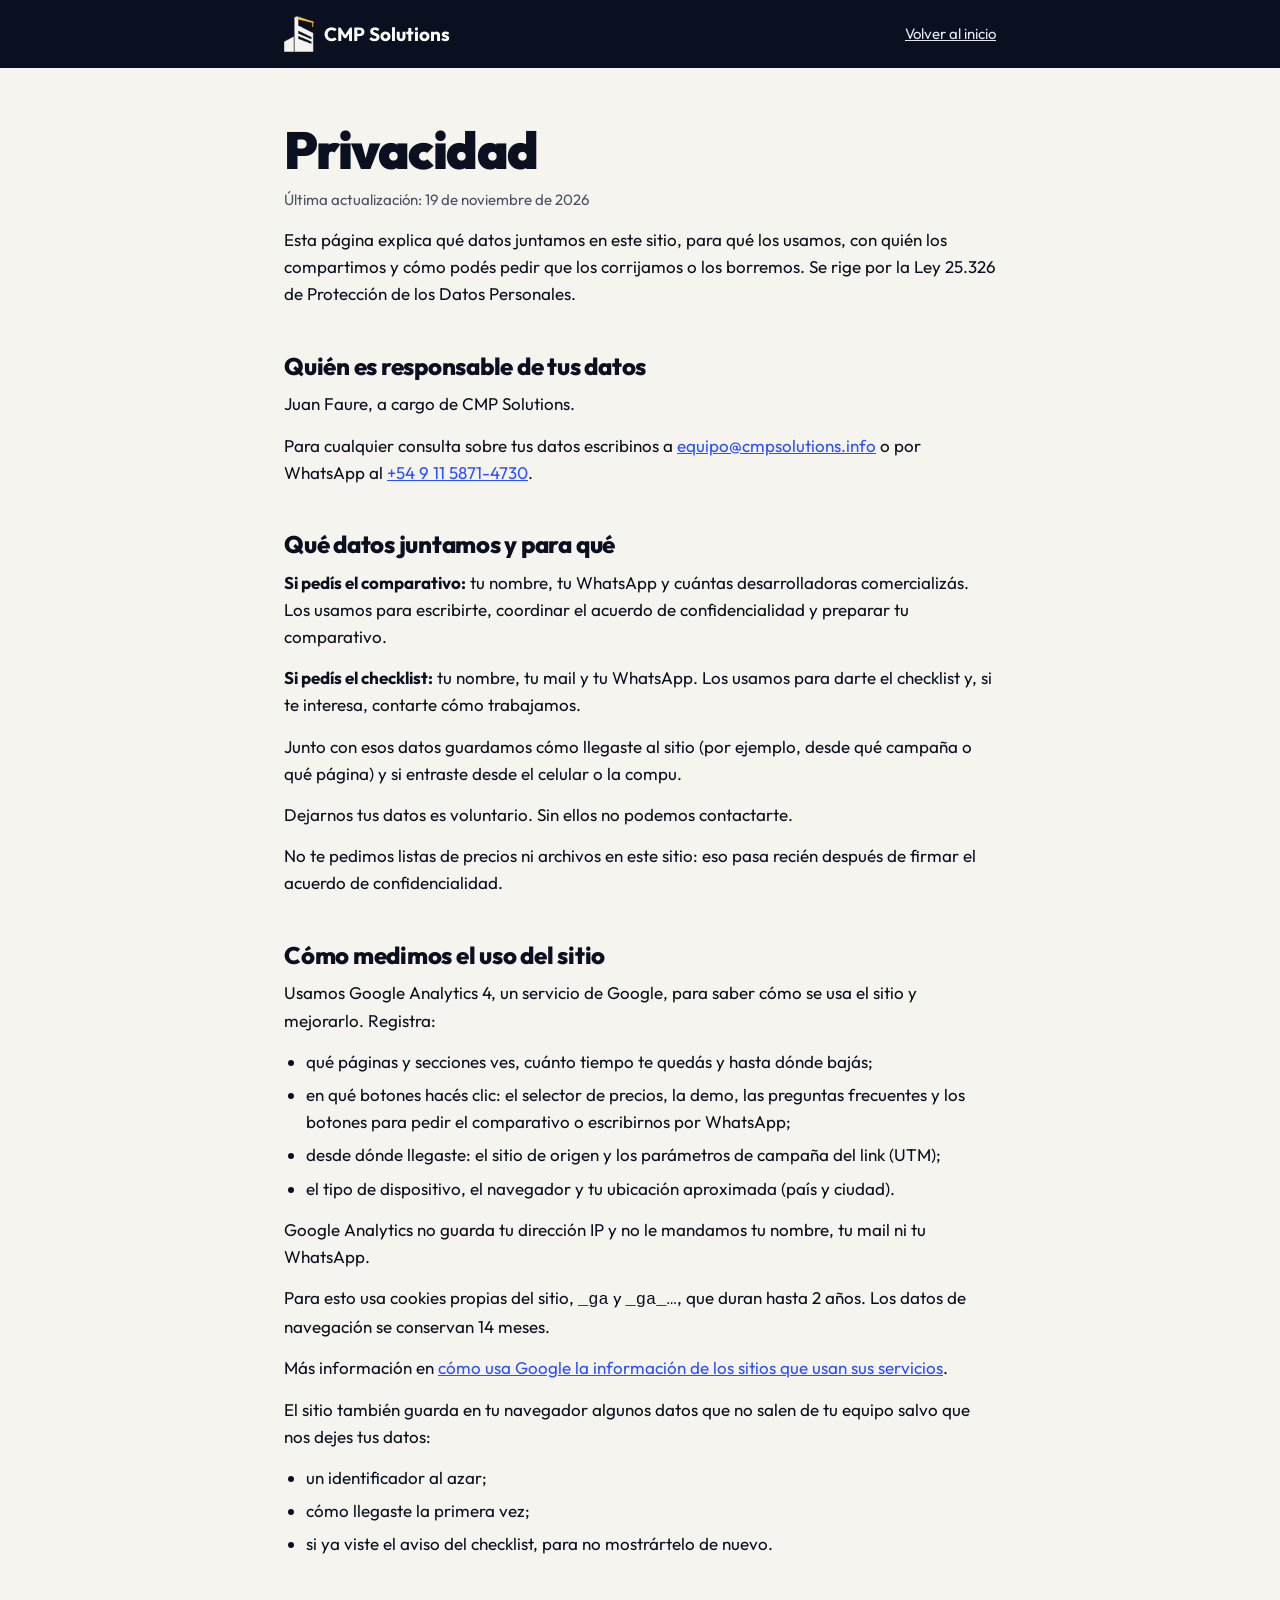
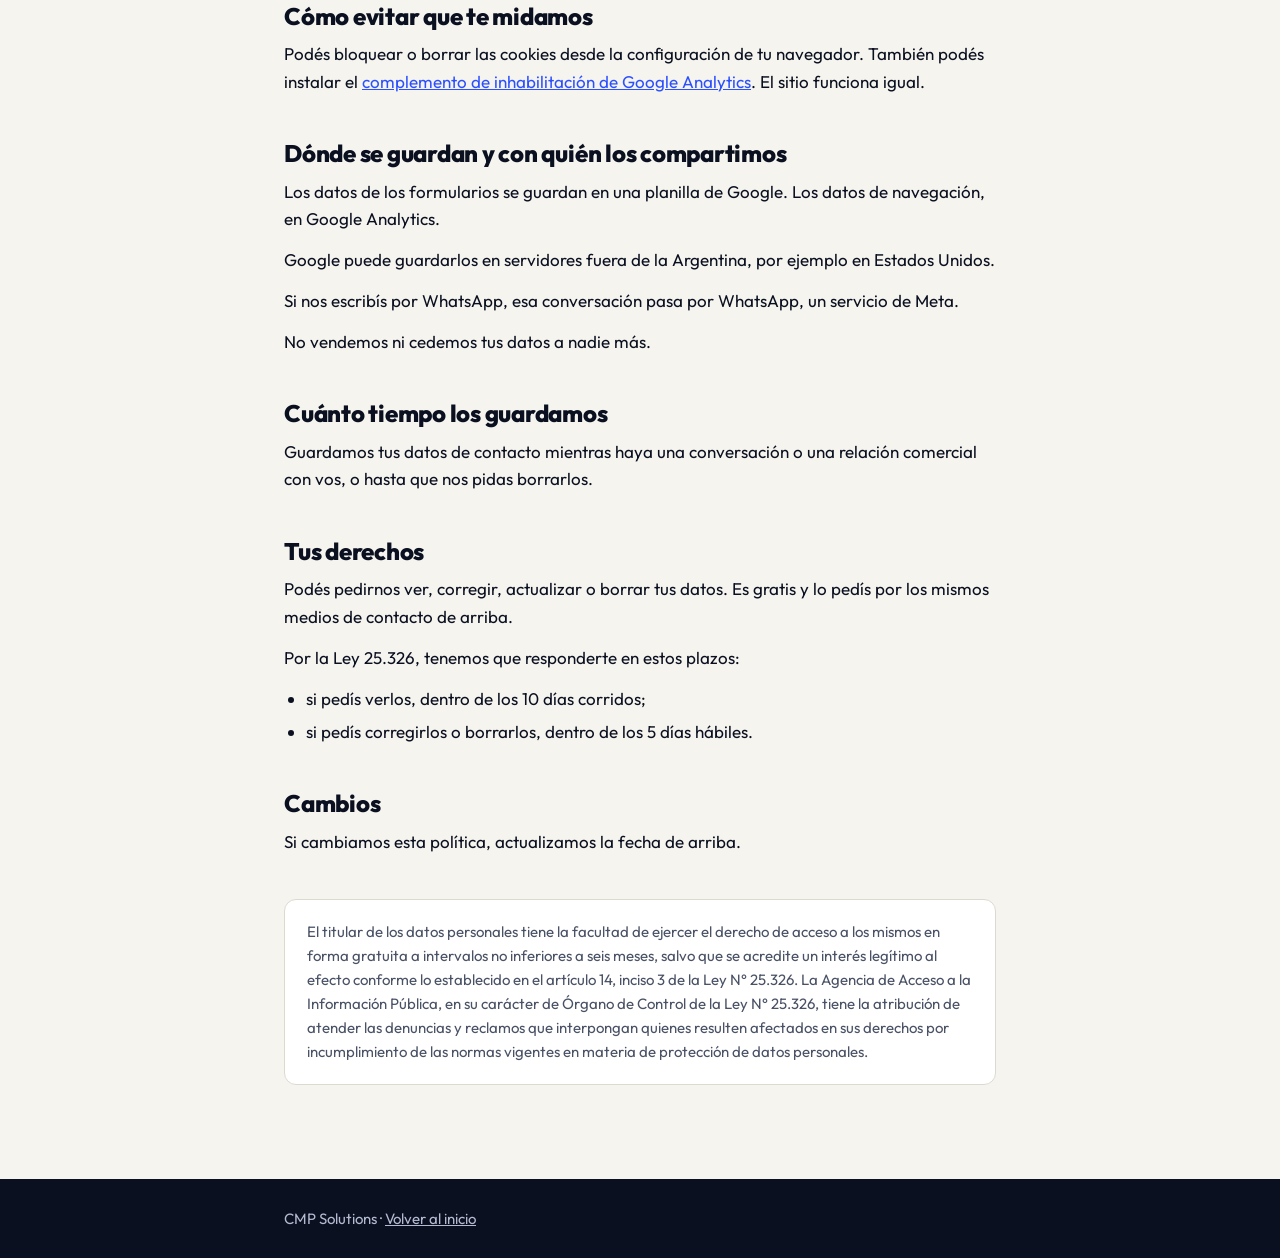
<file: privacidad.html>
<!DOCTYPE html>
<html lang="es-AR">
<head>
<meta charset="utf-8">
<meta name="viewport" content="width=device-width, initial-scale=1">
<title>Privacidad · CMP Solutions</title>
<meta name="description" content="Qué datos junta CMP Solutions en su sitio, para qué los usa, con quién los comparte y cómo pedir que los corrijan o los borren.">
<link rel="icon" type="image/png" href="favicon.png">
<link rel="apple-touch-icon" href="apple-touch-icon.png">
<meta name="theme-color" content="#0B1020">
<link rel="preconnect" href="https://fonts.googleapis.com">
<link rel="preconnect" href="https://fonts.gstatic.com" crossorigin>
<link href="https://fonts.googleapis.com/css2?family=Outfit:wght@300..900&display=swap" rel="stylesheet">
<!-- Analítica: Google Analytics 4 (ver analitica.js) -->
<script src="analitica.js" defer></script>
<style>
:root{color-scheme:light;--ink:#0B1020;--paper:#F5F4EF;--line:#DCDAD0;--muted:#4A5266;--muted-d:#B4BBD0;--blue:#2B50FF;--yellow:#FFC42E;--warn-bg:#FFEFC2;--warn:#6B4A00}
*{box-sizing:border-box}
body{margin:0;background:var(--paper);color:var(--ink);font:400 17px/1.6 'Outfit', system-ui, -apple-system, 'Segoe UI', sans-serif;-webkit-font-smoothing:antialiased}
a{color:var(--blue)}
:focus-visible{outline:3px solid var(--yellow);outline-offset:3px;border-radius:4px}
.wrap{max-width:760px;margin:0 auto;padding:0 24px}
header{background:var(--ink)}
header .wrap{height:68px;display:flex;align-items:center;justify-content:space-between;gap:16px}
.logo{display:flex;align-items:center;gap:10px;color:#fff;text-decoration:none;font:700 19px 'Outfit', sans-serif;min-height:44px}
.logo img{height:36px;width:auto}
header a.back{color:#E4E7F2;font-size:15px;padding:12px 0}
main{padding:56px 0 80px}
h1{font-weight:900;font-size:clamp(34px,5vw,52px);line-height:1;letter-spacing:-.03em;margin:0 0 12px}
h2{font-weight:800;font-size:24px;line-height:1.2;letter-spacing:-.01em;margin:44px 0 10px}
p,ul{margin:0 0 14px}
ul{padding-left:22px}
li{margin-bottom:6px}
.upd{color:var(--muted);font-size:15px}
.ph{background:var(--warn-bg);color:var(--warn);border-radius:4px;padding:1px 6px;font-weight:600}
.legal{margin-top:44px;padding:20px 22px;border:1px solid var(--line);border-radius:12px;background:#fff;font-size:15px;color:var(--muted)}
footer{background:var(--ink);color:var(--muted-d);font-size:15px;padding:28px 0}
footer a{color:var(--muted-d)}
</style>
</head>
<body>
<header>
  <div class="wrap">
    <a class="logo" href="./"><img src="logo-claro.png" alt="" width="31" height="36"><span>CMP Solutions</span></a>
    <a class="back" href="./">Volver al inicio</a>
  </div>
</header>

<main>
  <article class="wrap">
    <h1>Privacidad</h1>
    <p class="upd">Última actualización: 19 de noviembre de 2026</p>

    <p>Esta página explica qué datos juntamos en este sitio, para qué los usamos, con quién los compartimos y cómo podés pedir que los corrijamos o los borremos. Se rige por la Ley 25.326 de Protección de los Datos Personales.</p>

    <h2>Quién es responsable de tus datos</h2>
    <!-- Falta sumar el domicilio del responsable (lo pide la Ley 25.326). -->
    <p>Juan Faure, a cargo de CMP Solutions.</p>
    <p>Para cualquier consulta sobre tus datos escribinos a <a href="mailto:equipo@cmpsolutions.info">equipo@cmpsolutions.info</a> o por WhatsApp al <a href="https://wa.me/5491158714730" target="_blank" rel="noopener">+54 9 11 5871-4730</a>.</p>

    <h2>Qué datos juntamos y para qué</h2>
    <p><strong>Si pedís el comparativo:</strong> tu nombre, tu WhatsApp y cuántas desarrolladoras comercializás. Los usamos para escribirte, coordinar el acuerdo de confidencialidad y preparar tu comparativo.</p>
    <p><strong>Si pedís el checklist:</strong> tu nombre, tu mail y tu WhatsApp. Los usamos para darte el checklist y, si te interesa, contarte cómo trabajamos.</p>
    <p>Junto con esos datos guardamos cómo llegaste al sitio (por ejemplo, desde qué campaña o qué página) y si entraste desde el celular o la compu.</p>
    <p>Dejarnos tus datos es voluntario. Sin ellos no podemos contactarte.</p>
    <p>No te pedimos listas de precios ni archivos en este sitio: eso pasa recién después de firmar el acuerdo de confidencialidad.</p>

    <h2>Cómo medimos el uso del sitio</h2>
    <p>Usamos Google Analytics 4, un servicio de Google, para saber cómo se usa el sitio y mejorarlo. Registra:</p>
    <ul>
      <li>qué páginas y secciones ves, cuánto tiempo te quedás y hasta dónde bajás;</li>
      <li>en qué botones hacés clic: el selector de precios, la demo, las preguntas frecuentes y los botones para pedir el comparativo o escribirnos por WhatsApp;</li>
      <li>desde dónde llegaste: el sitio de origen y los parámetros de campaña del link (UTM);</li>
      <li>el tipo de dispositivo, el navegador y tu ubicación aproximada (país y ciudad).</li>
    </ul>
    <p>Google Analytics no guarda tu dirección IP y no le mandamos tu nombre, tu mail ni tu WhatsApp.</p>
    <p>Para esto usa cookies propias del sitio, <code>_ga</code> y <code>_ga_…</code>, que duran hasta 2 años. Los datos de navegación se conservan 14 meses.</p>
    <p>Más información en <a href="https://policies.google.com/technologies/partner-sites" target="_blank" rel="noopener">cómo usa Google la información de los sitios que usan sus servicios</a>.</p>
    <p>El sitio también guarda en tu navegador algunos datos que no salen de tu equipo salvo que nos dejes tus datos:</p>
    <ul>
      <li>un identificador al azar;</li>
      <li>cómo llegaste la primera vez;</li>
      <li>si ya viste el aviso del checklist, para no mostrártelo de nuevo.</li>
    </ul>

    <h2>Cómo evitar que te midamos</h2>
    <p>Podés bloquear o borrar las cookies desde la configuración de tu navegador. También podés instalar el <a href="https://tools.google.com/dlpage/gaoptout" target="_blank" rel="noopener">complemento de inhabilitación de Google Analytics</a>. El sitio funciona igual.</p>

    <h2>Dónde se guardan y con quién los compartimos</h2>
    <p>Los datos de los formularios se guardan en una planilla de Google. Los datos de navegación, en Google Analytics.</p>
    <p>Google puede guardarlos en servidores fuera de la Argentina, por ejemplo en Estados Unidos.</p>
    <p>Si nos escribís por WhatsApp, esa conversación pasa por WhatsApp, un servicio de Meta.</p>
    <p>No vendemos ni cedemos tus datos a nadie más.</p>

    <h2>Cuánto tiempo los guardamos</h2>
    <p>Guardamos tus datos de contacto mientras haya una conversación o una relación comercial con vos, o hasta que nos pidas borrarlos.</p>

    <h2>Tus derechos</h2>
    <p>Podés pedirnos ver, corregir, actualizar o borrar tus datos. Es gratis y lo pedís por los mismos medios de contacto de arriba.</p>
    <p>Por la Ley 25.326, tenemos que responderte en estos plazos:</p>
    <ul>
      <li>si pedís verlos, dentro de los 10 días corridos;</li>
      <li>si pedís corregirlos o borrarlos, dentro de los 5 días hábiles.</li>
    </ul>

    <h2>Cambios</h2>
    <p>Si cambiamos esta política, actualizamos la fecha de arriba.</p>

    <p class="legal">El titular de los datos personales tiene la facultad de ejercer el derecho de acceso a los mismos en forma gratuita a intervalos no inferiores a seis meses, salvo que se acredite un interés legítimo al efecto conforme lo establecido en el artículo 14, inciso 3 de la Ley N° 25.326. La Agencia de Acceso a la Información Pública, en su carácter de Órgano de Control de la Ley N° 25.326, tiene la atribución de atender las denuncias y reclamos que interpongan quienes resulten afectados en sus derechos por incumplimiento de las normas vigentes en materia de protección de datos personales.</p>
  </article>
</main>

<footer>
  <div class="wrap">CMP Solutions · <a href="./">Volver al inicio</a></div>
</footer>
</body>
</html>
</file>
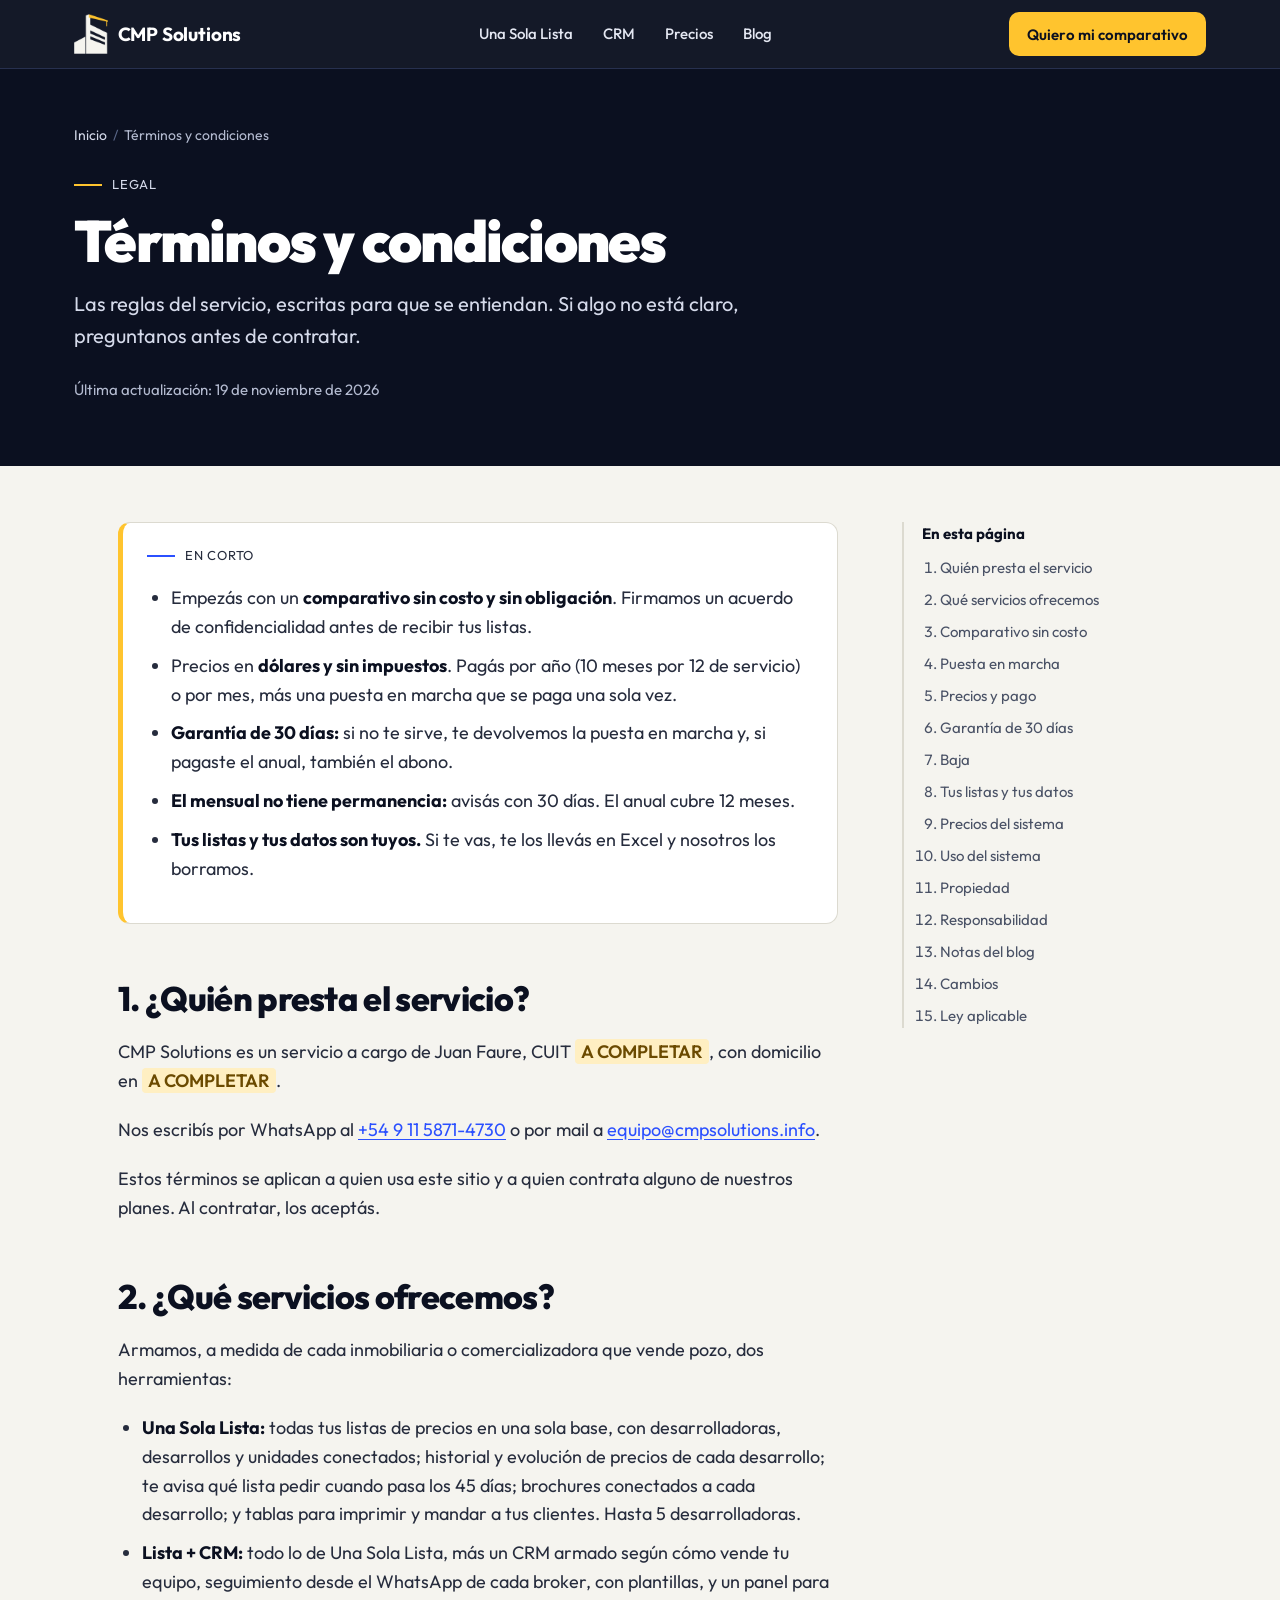
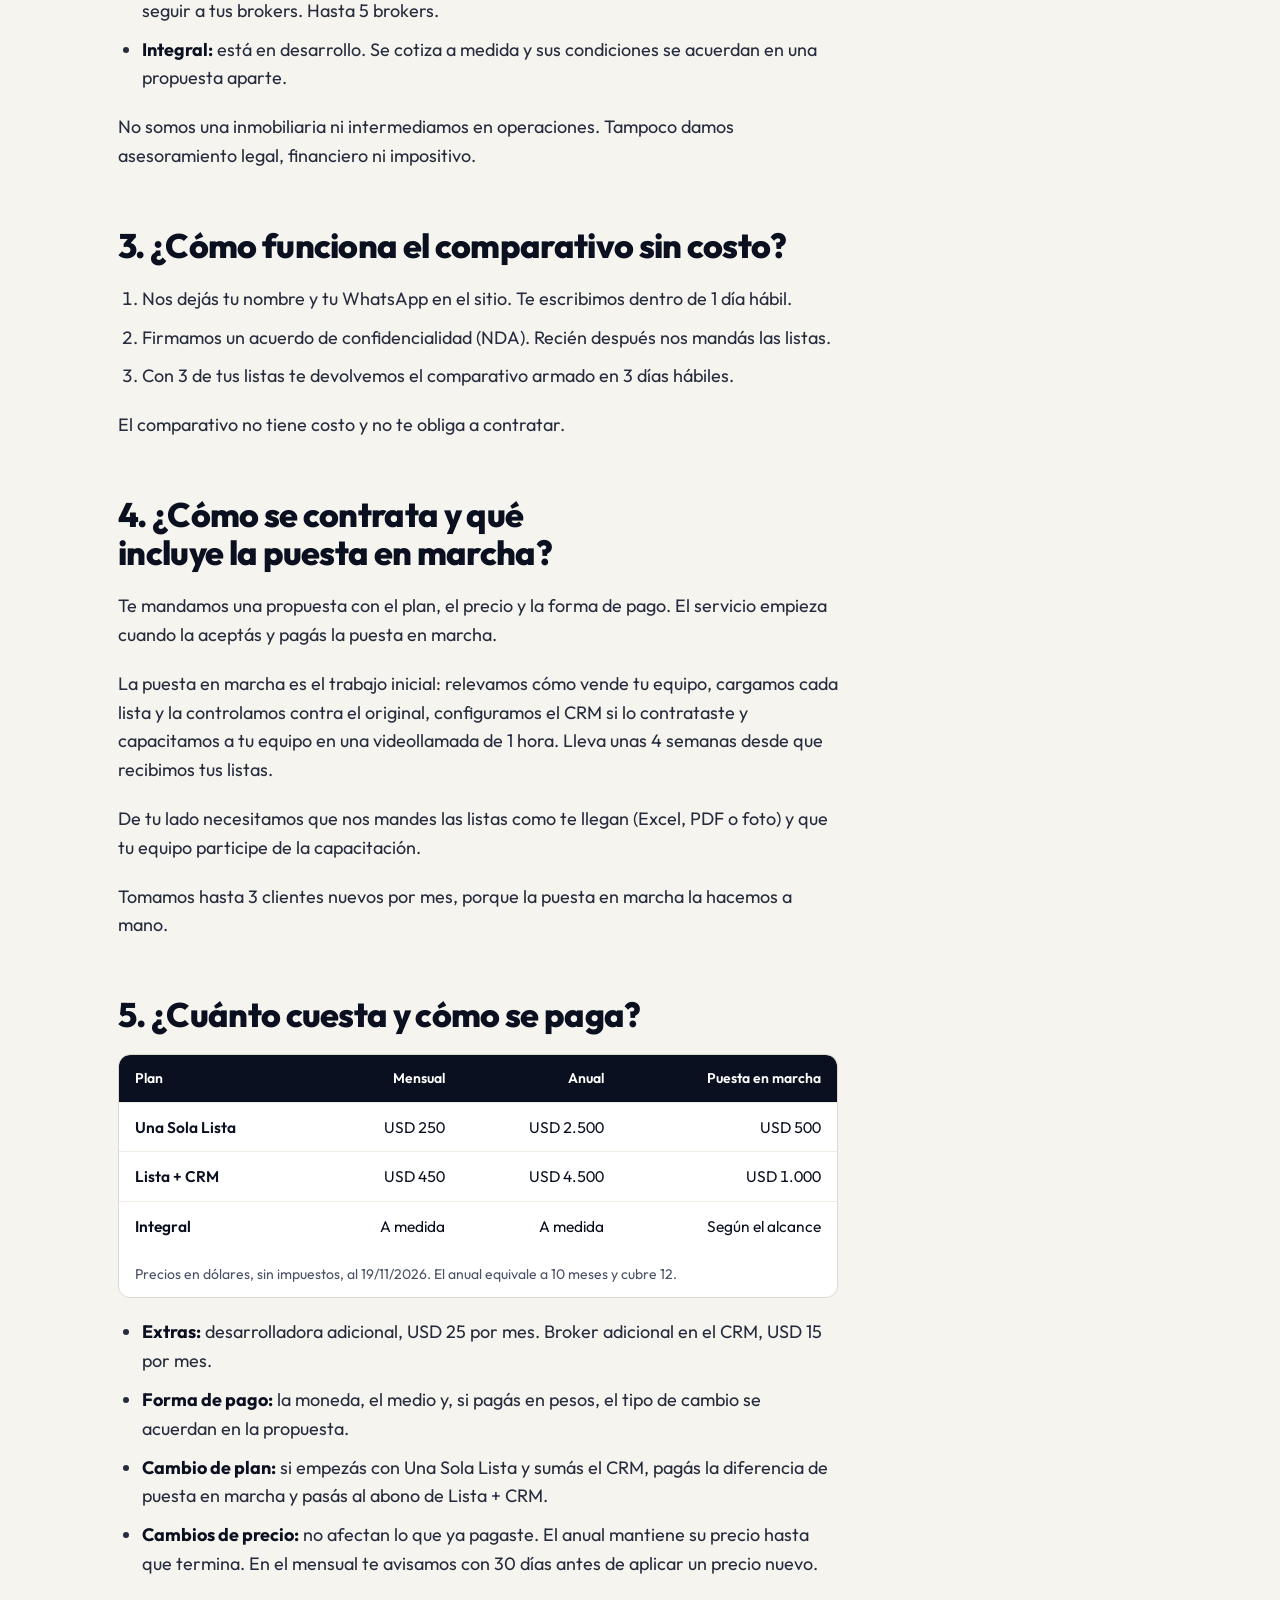
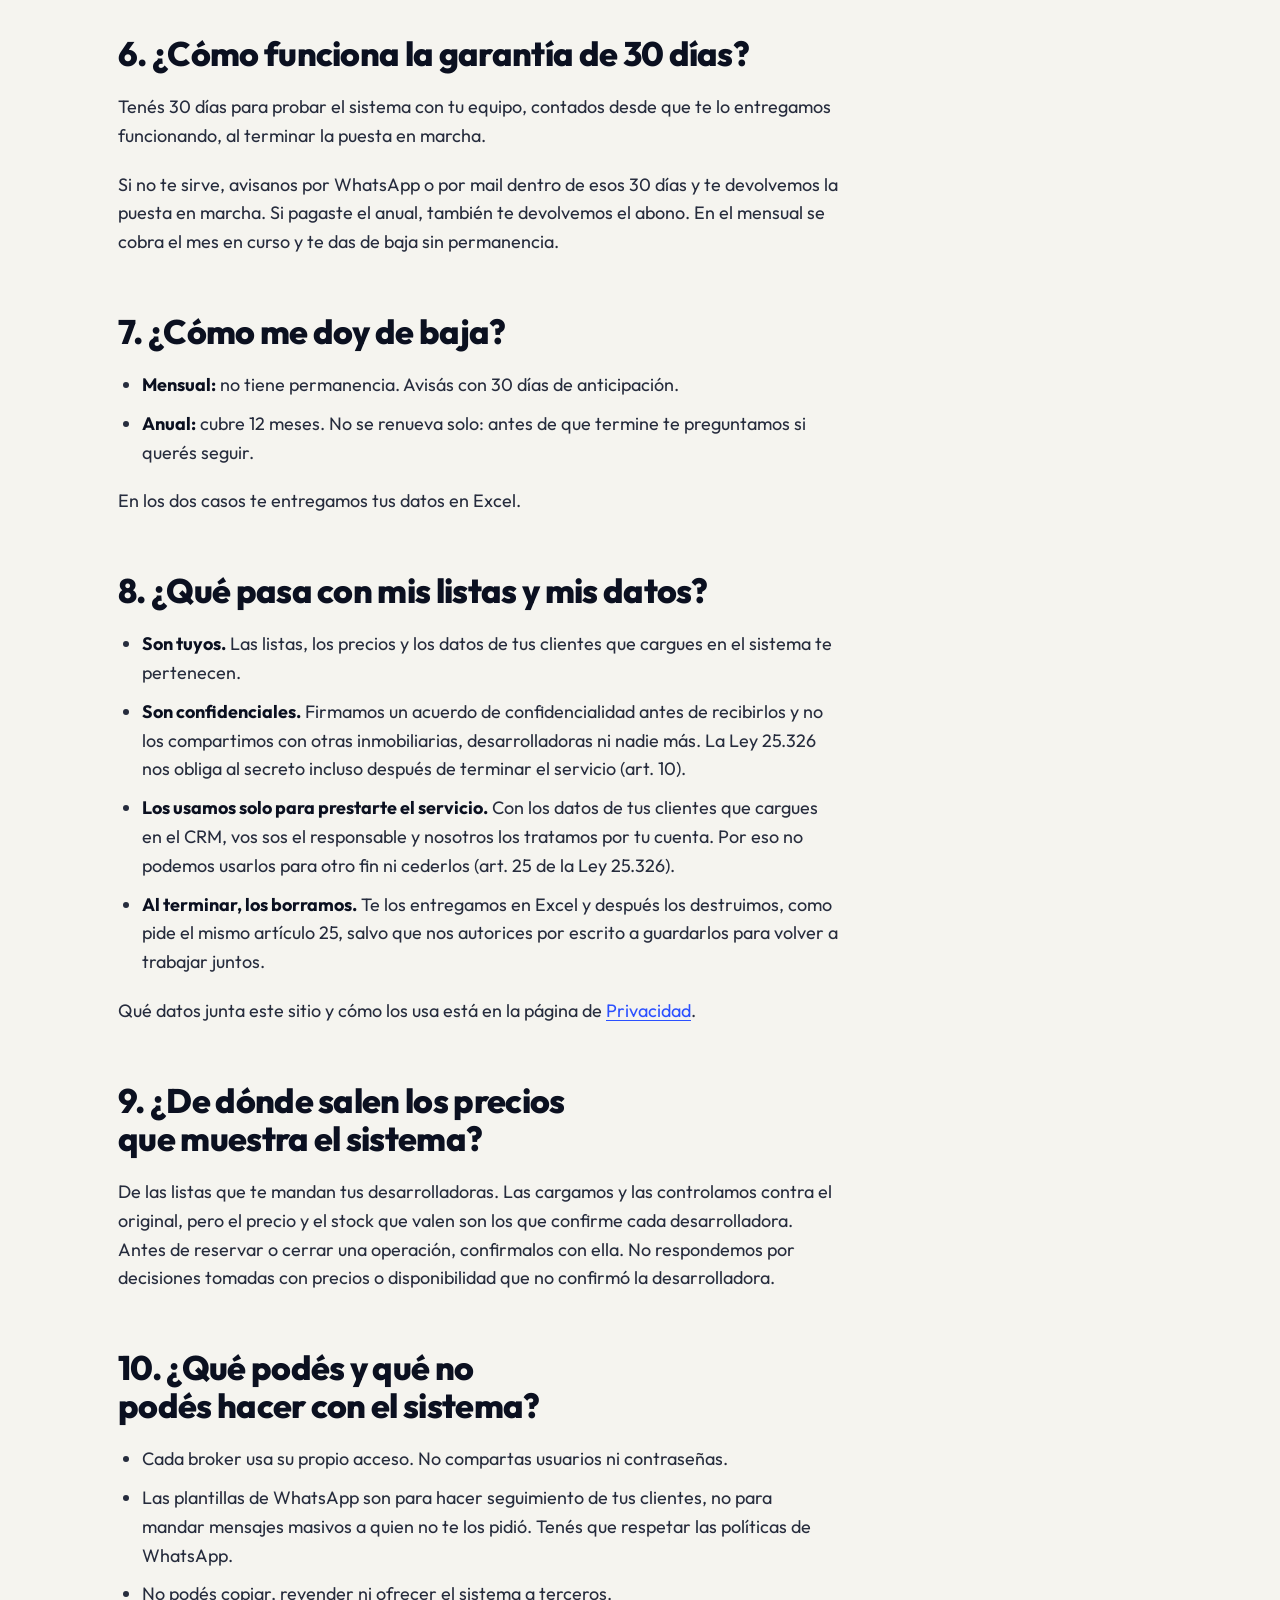
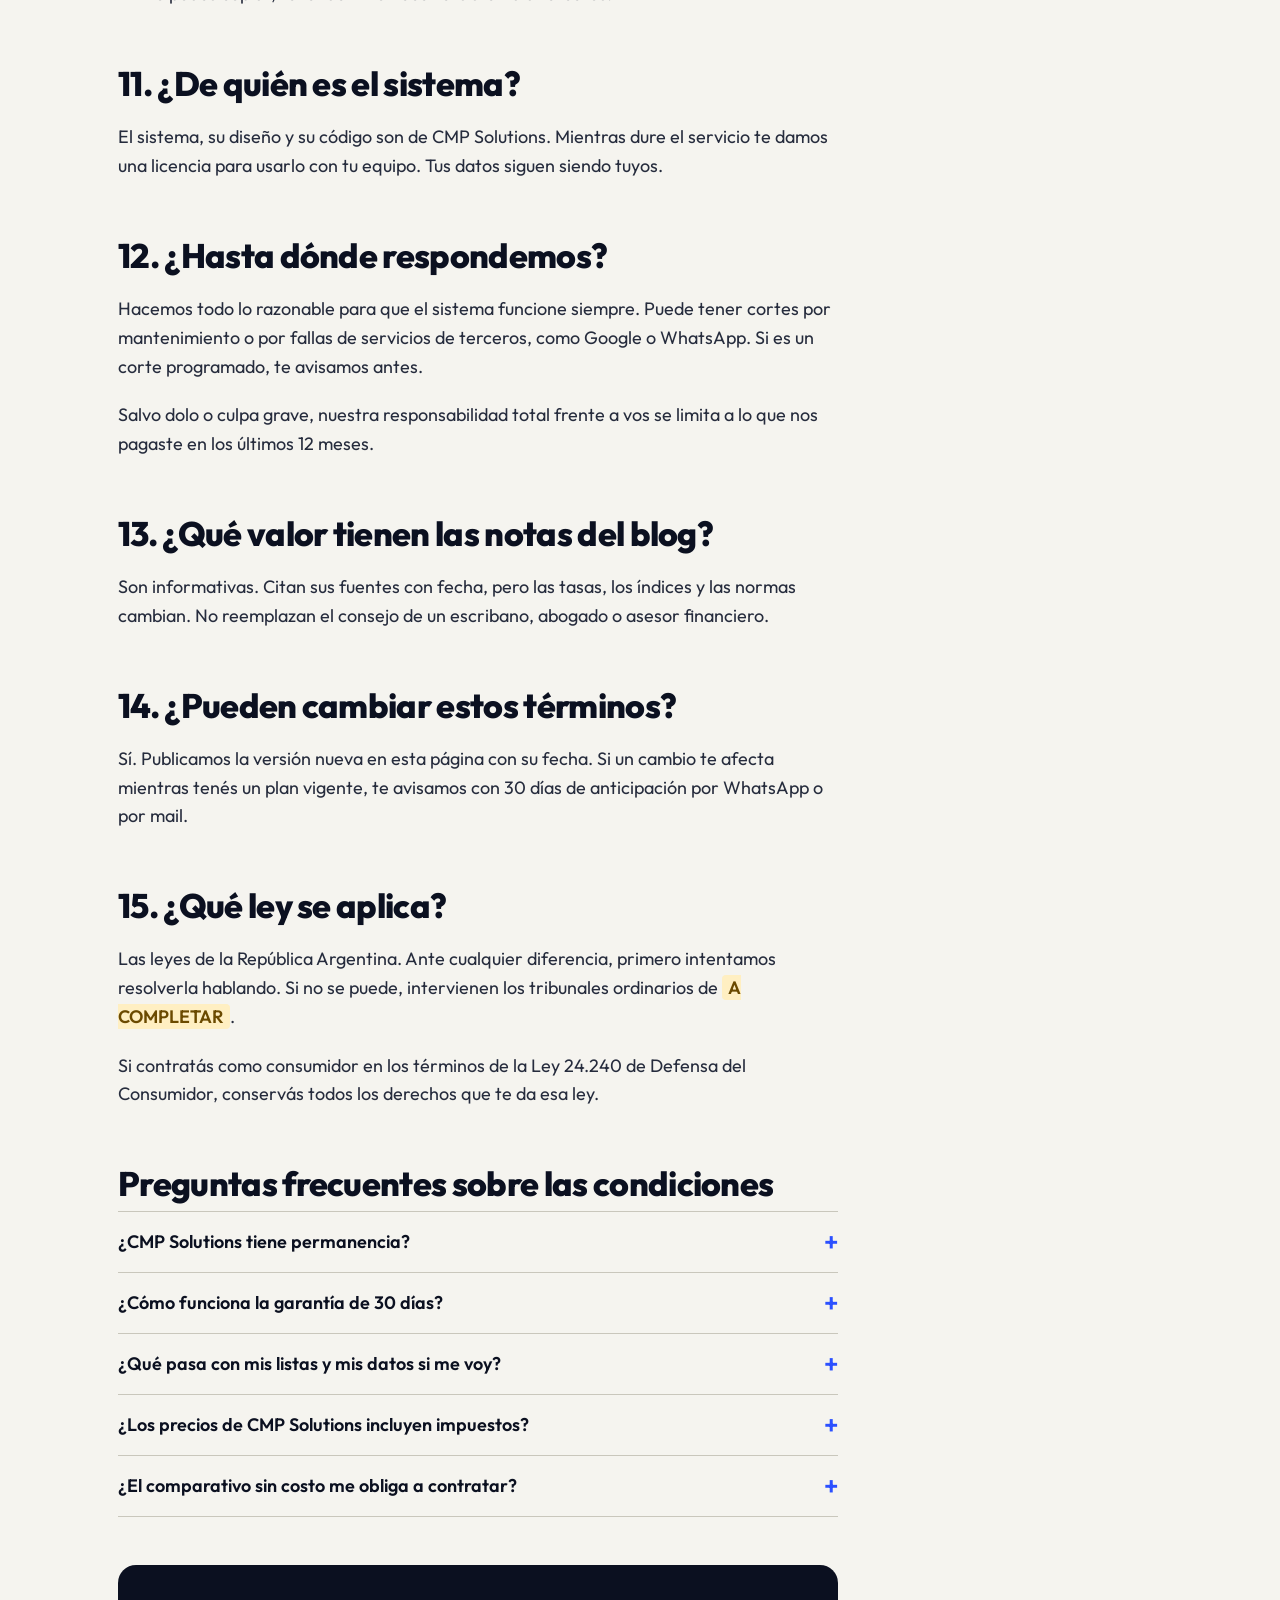
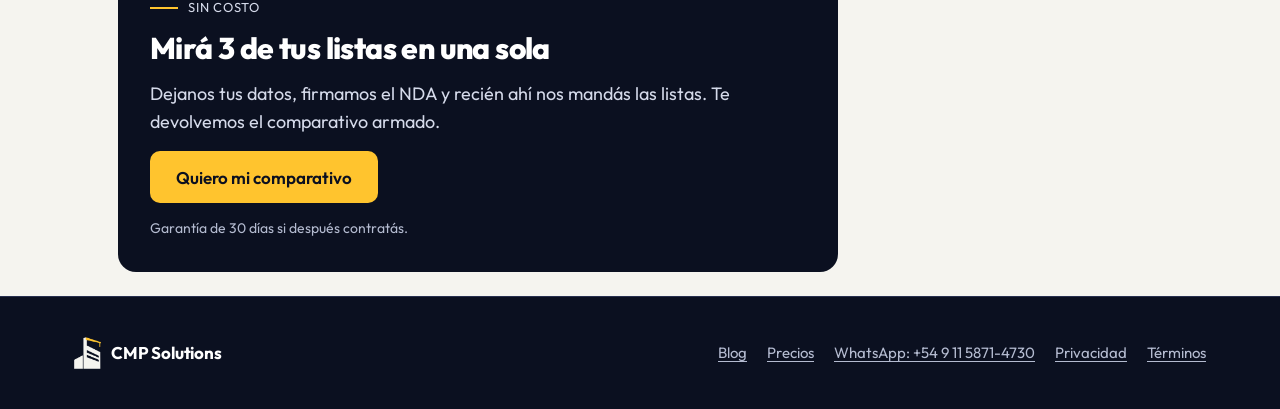
<file: terminos.html>
<!DOCTYPE html>
<html lang="es-AR">
<head>
<meta charset="utf-8">
<meta name="viewport" content="width=device-width, initial-scale=1">
<title>Términos y condiciones | CMP Solutions</title>
<meta name="description" content="Condiciones de CMP Solutions: qué incluye cada plan, precios, puesta en marcha, garantía de 30 días, baja sin permanencia, confidencialidad y tus datos.">
<link rel="canonical" href="https://cmpsolutions.info/terminos.html">
<meta name="robots" content="index, follow, max-snippet:-1">
<link rel="icon" type="image/png" href="/favicon.png">
<link rel="apple-touch-icon" href="/apple-touch-icon.png">
<meta name="theme-color" content="#0B1020">
<meta property="og:type" content="website">
<meta property="og:site_name" content="CMP Solutions">
<meta property="og:locale" content="es_AR">
<meta property="og:url" content="https://cmpsolutions.info/terminos.html">
<meta property="og:title" content="Términos y condiciones de CMP Solutions">
<meta property="og:description" content="Precios, garantía de 30 días, baja sin permanencia, confidencialidad y tus datos, explicados para que se entiendan.">
<meta property="og:image" content="https://cmpsolutions.info/og.png">
<meta property="og:image:width" content="1200">
<meta property="og:image:height" content="630">
<meta name="twitter:card" content="summary_large_image">
<link rel="alternate" type="text/plain" title="Resumen para modelos de lenguaje" href="/llms.txt">
<link rel="preconnect" href="https://fonts.googleapis.com">
<link rel="preconnect" href="https://fonts.gstatic.com" crossorigin>
<link href="https://fonts.googleapis.com/css2?family=Outfit:wght@300..900&display=swap" rel="stylesheet">
<link rel="stylesheet" href="/blog/blog.css">
<!-- Analítica: GA4. Qué se mide y cómo, en analitica.js y _docs/plan-de-medicion.md -->
<script src="/analitica.js" defer></script>
<!--
  Términos y condiciones. Los precios, la garantía y la baja tienen que coincidir con index.html (#precios y preguntas frecuentes) y con llms.txt.
  Si cambia algo de eso, cambiarlo en los tres lugares y actualizar "Última actualización" y dateModified.
-->
<script type="application/ld+json">
{
  "@context": "https://schema.org",
  "@graph": [
    {
      "@type": "Organization",
      "@id": "https://cmpsolutions.info/#organization",
      "name": "CMP Solutions",
      "url": "https://cmpsolutions.info/",
      "logo": "https://cmpsolutions.info/logo.png"
    },
    {
      "@type": "WebPage",
      "@id": "https://cmpsolutions.info/terminos.html#pagina",
      "name": "Términos y condiciones de CMP Solutions",
      "description": "Qué incluye cada plan, precios, puesta en marcha, garantía de 30 días, baja sin permanencia, confidencialidad y tratamiento de datos.",
      "url": "https://cmpsolutions.info/terminos.html",
      "inLanguage": "es-AR",
      "dateModified": "2026-11-19",
      "isPartOf": { "@type": "WebSite", "@id": "https://cmpsolutions.info/#website", "name": "CMP Solutions", "url": "https://cmpsolutions.info/" },
      "about": { "@id": "https://cmpsolutions.info/#organization" },
      "publisher": { "@id": "https://cmpsolutions.info/#organization" }
    },
    {
      "@type": "BreadcrumbList",
      "itemListElement": [
        { "@type": "ListItem", "position": 1, "name": "Inicio", "item": "https://cmpsolutions.info/" },
        { "@type": "ListItem", "position": 2, "name": "Términos y condiciones", "item": "https://cmpsolutions.info/terminos.html" }
      ]
    },
    {
      "@type": "FAQPage",
      "mainEntity": [
        { "@type": "Question", "name": "¿CMP Solutions tiene permanencia?", "acceptedAnswer": { "@type": "Answer", "text": "En el plan mensual no: avisás con 30 días y te das de baja. El anual cubre 12 meses y al terminar elegís si renovás. En los dos casos te llevás tus datos en Excel." } },
        { "@type": "Question", "name": "¿Cómo funciona la garantía de 30 días?", "acceptedAnswer": { "@type": "Answer", "text": "Tenés 30 días para probar el sistema con tu equipo. Si no te sirve, te devolvemos la puesta en marcha y, si pagaste el anual, también el abono." } },
        { "@type": "Question", "name": "¿Qué pasa con mis listas y mis datos si me voy?", "acceptedAnswer": { "@type": "Answer", "text": "Te los entregamos en Excel y después los borramos, como pide el artículo 25 de la Ley 25.326 a quien trata datos por cuenta de otro." } },
        { "@type": "Question", "name": "¿Los precios de CMP Solutions incluyen impuestos?", "acceptedAnswer": { "@type": "Answer", "text": "No. Los precios están en dólares y no incluyen impuestos." } },
        { "@type": "Question", "name": "¿El comparativo sin costo me obliga a contratar?", "acceptedAnswer": { "@type": "Answer", "text": "No. Firmamos el acuerdo de confidencialidad, nos mandás 3 listas y te devolvemos el comparativo armado. Después decidís si contratás." } }
      ]
    }
  ]
}
</script>
</head>
<body>
<a class="skip" href="#contenido">Saltar al contenido</a>

<header class="bar">
  <div class="wrap">
    <a class="logo" href="/" aria-label="CMP Solutions, inicio"><img src="/logo-claro.png" alt="" width="34" height="40"><span>CMP Solutions</span></a>
    <nav class="nav" aria-label="Secciones">
      <a href="/#usl">Una Sola Lista</a>
      <a href="/#crm">CRM</a>
      <a href="/#precios">Precios</a>
      <a href="/blog/">Blog</a>
    </nav>
    <a class="btn sm" href="/#form">Quiero mi comparativo</a>
  </div>
</header>

<main id="contenido">
<article>
  <header class="top">
    <div class="wrap">
      <nav class="crumbs" aria-label="Estás en">
        <ol>
          <li><a href="/">Inicio</a></li>
          <li aria-current="page">Términos y condiciones</li>
        </ol>
      </nav>
      <p class="eyebrow">Legal</p>
      <h1>Términos y condiciones</h1>
      <p class="dek">Las reglas del servicio, escritas para que se entiendan. Si algo no está claro, preguntanos antes de contratar.</p>
      <p class="byline"><span>Última actualización: <time datetime="2026-11-19">19 de noviembre de 2026</time></span></p>
    </div>
  </header>

  <div class="post">
    <div class="body">
      <div class="answer">
        <p class="eyebrow">En corto</p>
        <ul>
          <li>Empezás con un <strong>comparativo sin costo y sin obligación</strong>. Firmamos un acuerdo de confidencialidad antes de recibir tus listas.</li>
          <li>Precios en <strong>dólares y sin impuestos</strong>. Pagás por año (10 meses por 12 de servicio) o por mes, más una puesta en marcha que se paga una sola vez.</li>
          <li><strong>Garantía de 30 días:</strong> si no te sirve, te devolvemos la puesta en marcha y, si pagaste el anual, también el abono.</li>
          <li><strong>El mensual no tiene permanencia:</strong> avisás con 30 días. El anual cubre 12 meses.</li>
          <li><strong>Tus listas y tus datos son tuyos.</strong> Si te vas, te los llevás en Excel y nosotros los borramos.</li>
        </ul>
      </div>

      <h2 id="quien">1. ¿Quién presta el servicio?</h2>
      <p>CMP Solutions es un servicio a cargo de Juan Faure, CUIT <span class="ph">A COMPLETAR</span>, con domicilio en <span class="ph">A COMPLETAR</span>.</p>
      <p>Nos escribís por WhatsApp al <a href="https://wa.me/5491158714730" target="_blank" rel="noopener">+54 9 11 5871-4730</a> o por mail a <a href="mailto:equipo@cmpsolutions.info">equipo@cmpsolutions.info</a>.</p>
      <p>Estos términos se aplican a quien usa este sitio y a quien contrata alguno de nuestros planes. Al contratar, los aceptás.</p>

      <h2 id="servicios">2. ¿Qué servicios ofrecemos?</h2>
      <p>Armamos, a medida de cada inmobiliaria o comercializadora que vende pozo, dos herramientas:</p>
      <ul>
        <li><strong>Una Sola Lista:</strong> todas tus listas de precios en una sola base, con desarrolladoras, desarrollos y unidades conectados; historial y evolución de precios de cada desarrollo; te avisa qué lista pedir cuando pasa los 45 días; brochures conectados a cada desarrollo; y tablas para imprimir y mandar a tus clientes. Hasta 5 desarrolladoras.</li>
        <li><strong>Lista + CRM:</strong> todo lo de Una Sola Lista, más un CRM armado según cómo vende tu equipo, seguimiento desde el WhatsApp de cada broker, con plantillas, y un panel para seguir a tus brokers. Hasta 5 brokers.</li>
        <li><strong>Integral:</strong> está en desarrollo. Se cotiza a medida y sus condiciones se acuerdan en una propuesta aparte.</li>
      </ul>
      <p>No somos una inmobiliaria ni intermediamos en operaciones. Tampoco damos asesoramiento legal, financiero ni impositivo.</p>

      <h2 id="comparativo">3. ¿Cómo funciona el comparativo sin costo?</h2>
      <ol>
        <li>Nos dejás tu nombre y tu WhatsApp en el sitio. Te escribimos dentro de 1 día hábil.</li>
        <li>Firmamos un acuerdo de confidencialidad (NDA). Recién después nos mandás las listas.</li>
        <li>Con 3 de tus listas te devolvemos el comparativo armado en 3 días hábiles.</li>
      </ol>
      <p>El comparativo no tiene costo y no te obliga a contratar.</p>

      <h2 id="puesta-en-marcha">4. ¿Cómo se contrata y qué incluye la puesta en marcha?</h2>
      <p>Te mandamos una propuesta con el plan, el precio y la forma de pago. El servicio empieza cuando la aceptás y pagás la puesta en marcha.</p>
      <p>La puesta en marcha es el trabajo inicial: relevamos cómo vende tu equipo, cargamos cada lista y la controlamos contra el original, configuramos el CRM si lo contrataste y capacitamos a tu equipo en una videollamada de 1 hora. Lleva unas 4 semanas desde que recibimos tus listas.</p>
      <p>De tu lado necesitamos que nos mandes las listas como te llegan (Excel, PDF o foto) y que tu equipo participe de la capacitación.</p>
      <p>Tomamos hasta 3 clientes nuevos por mes, porque la puesta en marcha la hacemos a mano.</p>

      <h2 id="precios">5. ¿Cuánto cuesta y cómo se paga?</h2>
      <div class="tbl">
        <table>
          <caption>Precios en dólares, sin impuestos, al 19/11/2026. El anual equivale a 10 meses y cubre 12.</caption>
          <thead>
            <tr><th scope="col">Plan</th><th scope="col" class="n">Mensual</th><th scope="col" class="n">Anual</th><th scope="col" class="n">Puesta en marcha</th></tr>
          </thead>
          <tbody>
            <tr><th scope="row">Una Sola Lista</th><td class="n">USD 250</td><td class="n">USD 2.500</td><td class="n">USD 500</td></tr>
            <tr><th scope="row">Lista + CRM</th><td class="n">USD 450</td><td class="n">USD 4.500</td><td class="n">USD 1.000</td></tr>
            <tr><th scope="row">Integral</th><td class="n">A medida</td><td class="n">A medida</td><td class="n">Según el alcance</td></tr>
          </tbody>
        </table>
      </div>
      <ul>
        <li><strong>Extras:</strong> desarrolladora adicional, USD 25 por mes. Broker adicional en el CRM, USD 15 por mes.</li>
        <li><strong>Forma de pago:</strong> la moneda, el medio y, si pagás en pesos, el tipo de cambio se acuerdan en la propuesta.</li>
        <li><strong>Cambio de plan:</strong> si empezás con Una Sola Lista y sumás el CRM, pagás la diferencia de puesta en marcha y pasás al abono de Lista + CRM.</li>
        <li><strong>Cambios de precio:</strong> no afectan lo que ya pagaste. El anual mantiene su precio hasta que termina. En el mensual te avisamos con 30 días antes de aplicar un precio nuevo.</li>
      </ul>

      <h2 id="garantia">6. ¿Cómo funciona la garantía de 30 días?</h2>
      <p>Tenés 30 días para probar el sistema con tu equipo, contados desde que te lo entregamos funcionando, al terminar la puesta en marcha.</p>
      <p>Si no te sirve, avisanos por WhatsApp o por mail dentro de esos 30 días y te devolvemos la puesta en marcha. Si pagaste el anual, también te devolvemos el abono. En el mensual se cobra el mes en curso y te das de baja sin permanencia.</p>

      <h2 id="baja">7. ¿Cómo me doy de baja?</h2>
      <ul>
        <li><strong>Mensual:</strong> no tiene permanencia. Avisás con 30 días de anticipación.</li>
        <li><strong>Anual:</strong> cubre 12 meses. No se renueva solo: antes de que termine te preguntamos si querés seguir.</li>
      </ul>
      <p>En los dos casos te entregamos tus datos en Excel.</p>

      <h2 id="datos">8. ¿Qué pasa con mis listas y mis datos?</h2>
      <ul>
        <li><strong>Son tuyos.</strong> Las listas, los precios y los datos de tus clientes que cargues en el sistema te pertenecen.</li>
        <li><strong>Son confidenciales.</strong> Firmamos un acuerdo de confidencialidad antes de recibirlos y no los compartimos con otras inmobiliarias, desarrolladoras ni nadie más. La Ley 25.326 nos obliga al secreto incluso después de terminar el servicio (art. 10).</li>
        <li><strong>Los usamos solo para prestarte el servicio.</strong> Con los datos de tus clientes que cargues en el CRM, vos sos el responsable y nosotros los tratamos por tu cuenta. Por eso no podemos usarlos para otro fin ni cederlos (art. 25 de la Ley 25.326).</li>
        <li><strong>Al terminar, los borramos.</strong> Te los entregamos en Excel y después los destruimos, como pide el mismo artículo 25, salvo que nos autorices por escrito a guardarlos para volver a trabajar juntos.</li>
      </ul>
      <p>Qué datos junta este sitio y cómo los usa está en la página de <a href="/privacidad.html">Privacidad</a>.</p>

      <h2 id="precios-del-sistema">9. ¿De dónde salen los precios que muestra el sistema?</h2>
      <p>De las listas que te mandan tus desarrolladoras. Las cargamos y las controlamos contra el original, pero el precio y el stock que valen son los que confirme cada desarrolladora. Antes de reservar o cerrar una operación, confirmalos con ella. No respondemos por decisiones tomadas con precios o disponibilidad que no confirmó la desarrolladora.</p>

      <h2 id="uso">10. ¿Qué podés y qué no podés hacer con el sistema?</h2>
      <ul>
        <li>Cada broker usa su propio acceso. No compartas usuarios ni contraseñas.</li>
        <li>Las plantillas de WhatsApp son para hacer seguimiento de tus clientes, no para mandar mensajes masivos a quien no te los pidió. Tenés que respetar las políticas de WhatsApp.</li>
        <li>No podés copiar, revender ni ofrecer el sistema a terceros.</li>
      </ul>

      <h2 id="propiedad">11. ¿De quién es el sistema?</h2>
      <p>El sistema, su diseño y su código son de CMP Solutions. Mientras dure el servicio te damos una licencia para usarlo con tu equipo. Tus datos siguen siendo tuyos.</p>

      <h2 id="responsabilidad">12. ¿Hasta dónde respondemos?</h2>
      <p>Hacemos todo lo razonable para que el sistema funcione siempre. Puede tener cortes por mantenimiento o por fallas de servicios de terceros, como Google o WhatsApp. Si es un corte programado, te avisamos antes.</p>
      <p>Salvo dolo o culpa grave, nuestra responsabilidad total frente a vos se limita a lo que nos pagaste en los últimos 12 meses.</p>

      <h2 id="blog">13. ¿Qué valor tienen las notas del blog?</h2>
      <p>Son informativas. Citan sus fuentes con fecha, pero las tasas, los índices y las normas cambian. No reemplazan el consejo de un escribano, abogado o asesor financiero.</p>

      <h2 id="cambios">14. ¿Pueden cambiar estos términos?</h2>
      <p>Sí. Publicamos la versión nueva en esta página con su fecha. Si un cambio te afecta mientras tenés un plan vigente, te avisamos con 30 días de anticipación por WhatsApp o por mail.</p>

      <h2 id="ley">15. ¿Qué ley se aplica?</h2>
      <p>Las leyes de la República Argentina. Ante cualquier diferencia, primero intentamos resolverla hablando. Si no se puede, intervienen los tribunales ordinarios de <span class="ph">A COMPLETAR</span>.</p>
      <p>Si contratás como consumidor en los términos de la Ley 24.240 de Defensa del Consumidor, conservás todos los derechos que te da esa ley.</p>

      <section class="faq" aria-labelledby="preguntas">
        <h2 id="preguntas">Preguntas frecuentes sobre las condiciones</h2>
        <details><summary>¿CMP Solutions tiene permanencia?<i aria-hidden="true">+</i></summary><p>En el plan mensual no: avisás con 30 días y te das de baja. El anual cubre 12 meses y al terminar elegís si renovás. En los dos casos te llevás tus datos en Excel.</p></details>
        <details><summary>¿Cómo funciona la garantía de 30 días?<i aria-hidden="true">+</i></summary><p>Tenés 30 días para probar el sistema con tu equipo. Si no te sirve, te devolvemos la puesta en marcha y, si pagaste el anual, también el abono.</p></details>
        <details><summary>¿Qué pasa con mis listas y mis datos si me voy?<i aria-hidden="true">+</i></summary><p>Te los entregamos en Excel y después los borramos, como pide el artículo 25 de la Ley 25.326 a quien trata datos por cuenta de otro.</p></details>
        <details><summary>¿Los precios de CMP Solutions incluyen impuestos?<i aria-hidden="true">+</i></summary><p>No. Los precios están en dólares y no incluyen impuestos.</p></details>
        <details><summary>¿El comparativo sin costo me obliga a contratar?<i aria-hidden="true">+</i></summary><p>No. Firmamos el acuerdo de confidencialidad, nos mandás 3 listas y te devolvemos el comparativo armado. Después decidís si contratás.</p></details>
      </section>

      <aside class="cta" aria-label="Comparativo sin costo">
        <p class="eyebrow">Sin costo</p>
        <h2>Mirá 3 de tus listas en una sola</h2>
        <p>Dejanos tus datos, firmamos el NDA y recién ahí nos mandás las listas. Te devolvemos el comparativo armado.</p>
        <a class="btn" href="/#form">Quiero mi comparativo</a>
        <small>Garantía de 30 días si después contratás.</small>
      </aside>
    </div>

    <nav class="toc" aria-label="En esta página">
      <p>En esta página</p>
      <ol>
        <li><a href="#quien">Quién presta el servicio</a></li>
        <li><a href="#servicios">Qué servicios ofrecemos</a></li>
        <li><a href="#comparativo">Comparativo sin costo</a></li>
        <li><a href="#puesta-en-marcha">Puesta en marcha</a></li>
        <li><a href="#precios">Precios y pago</a></li>
        <li><a href="#garantia">Garantía de 30 días</a></li>
        <li><a href="#baja">Baja</a></li>
        <li><a href="#datos">Tus listas y tus datos</a></li>
        <li><a href="#precios-del-sistema">Precios del sistema</a></li>
        <li><a href="#uso">Uso del sistema</a></li>
        <li><a href="#propiedad">Propiedad</a></li>
        <li><a href="#responsabilidad">Responsabilidad</a></li>
        <li><a href="#blog">Notas del blog</a></li>
        <li><a href="#cambios">Cambios</a></li>
        <li><a href="#ley">Ley aplicable</a></li>
      </ol>
    </nav>
  </div>
</article>
</main>

<footer>
  <div class="wrap">
    <a class="logo" href="/" aria-label="CMP Solutions, inicio"><img src="/logo-claro.png" alt="" width="27" height="32"><span>CMP Solutions</span></a>
    <nav aria-label="Pie">
      <a href="/blog/">Blog</a>
      <a href="/#precios">Precios</a>
      <a href="https://wa.me/5491158714730" target="_blank" rel="noopener">WhatsApp: +54 9 11 5871-4730</a>
      <a href="/privacidad.html">Privacidad</a>
      <a href="/terminos.html">Términos</a>
    </nav>
  </div>
</footer>
</body>
</html>
</file>
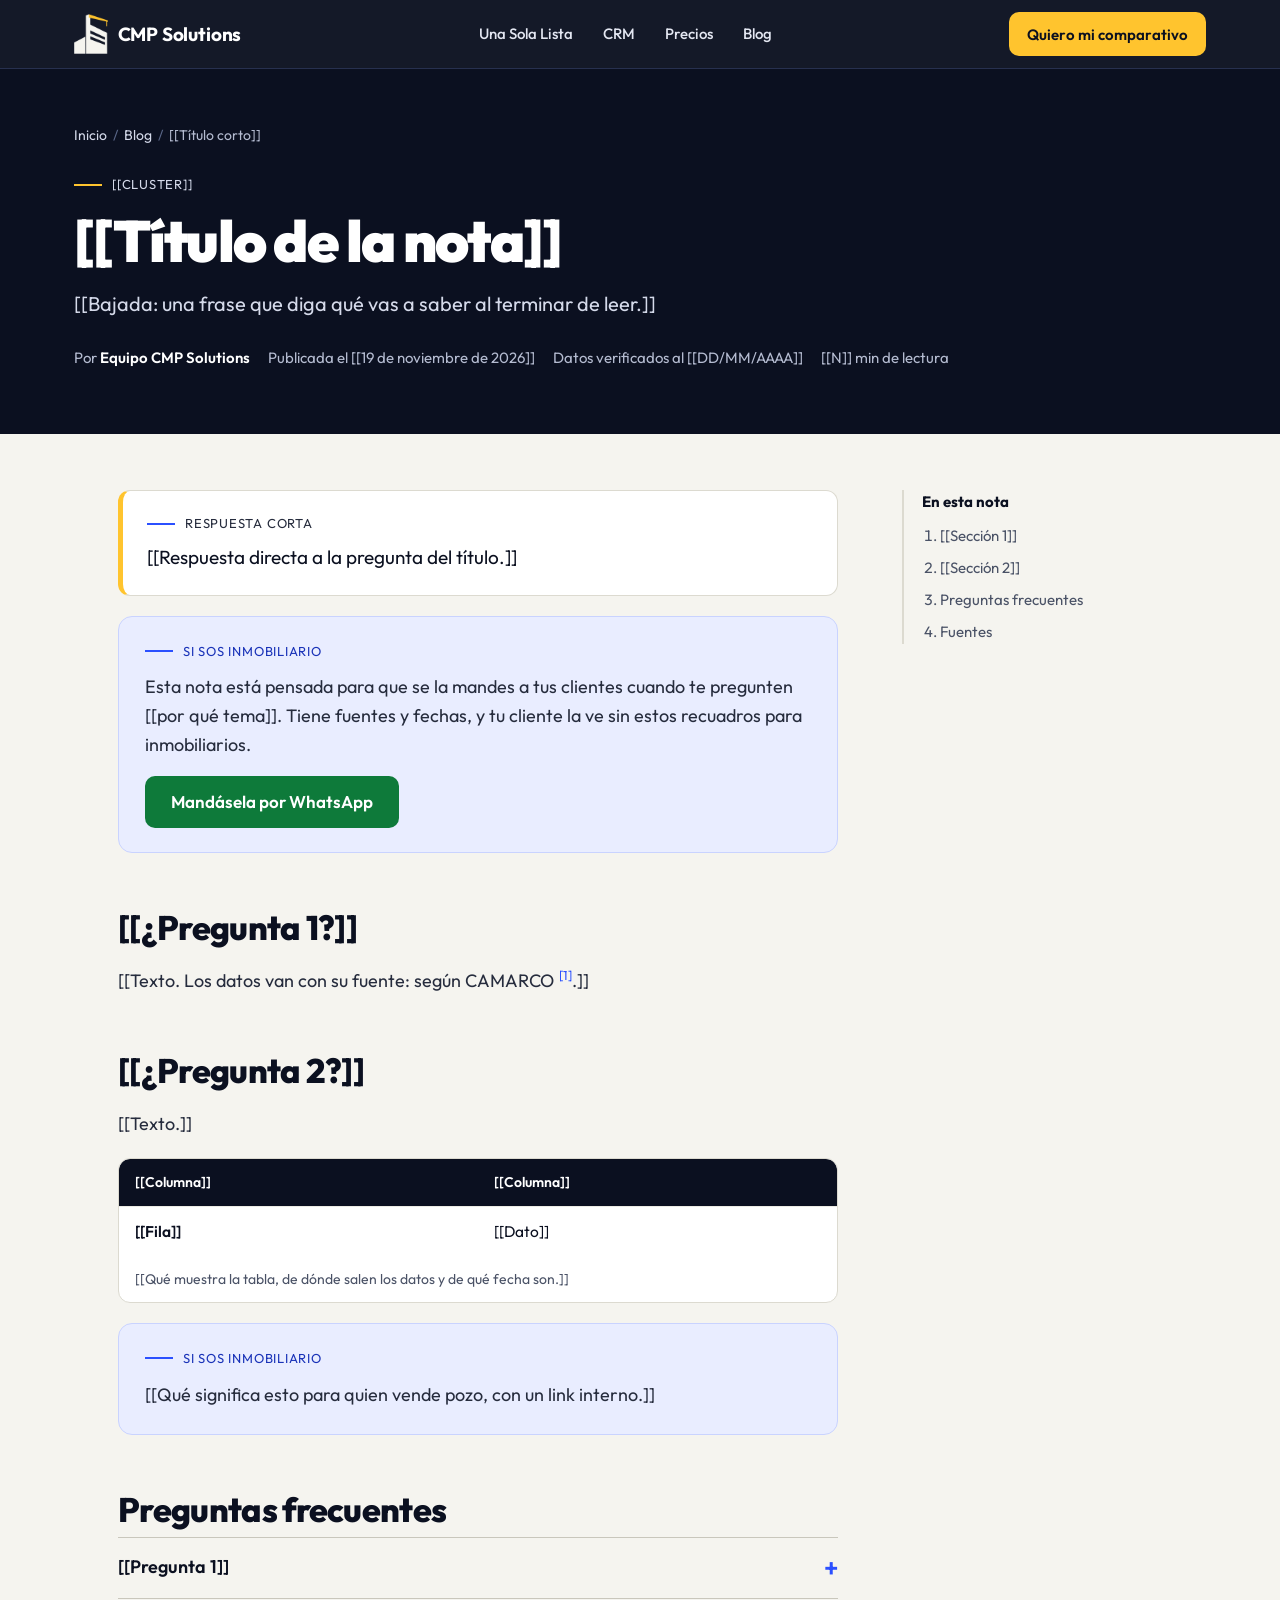
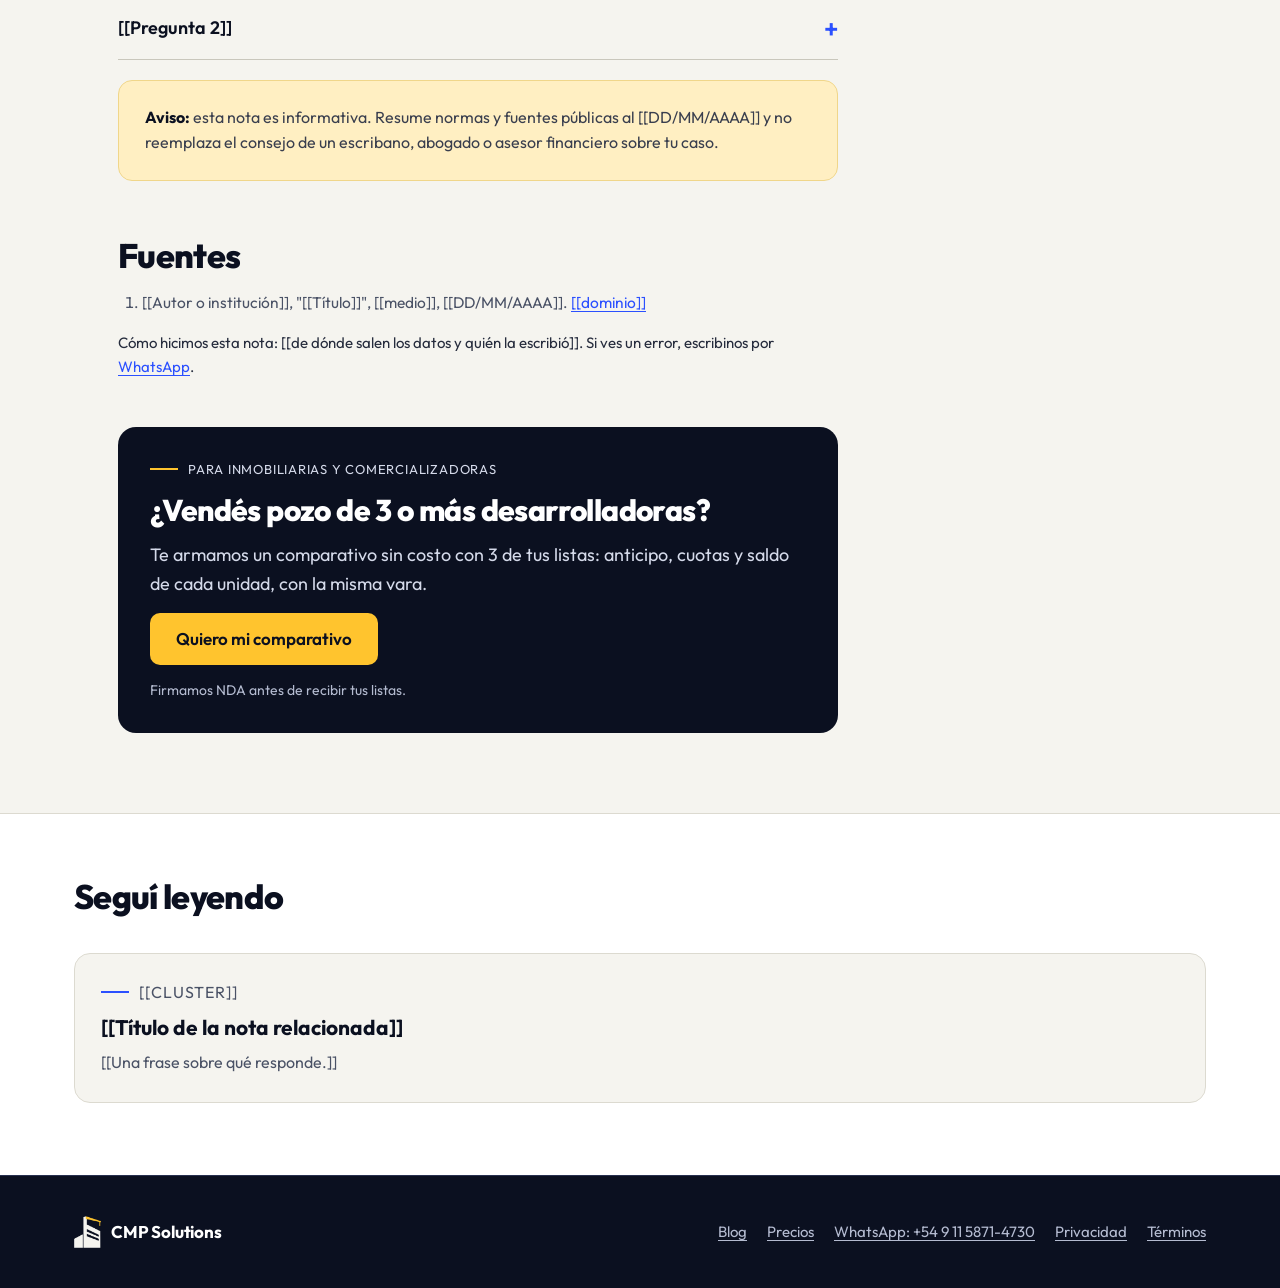
<file: _docs/plantilla-nota.html>
<!DOCTYPE html>
<!--
  PLANTILLA DE NOTA DEL BLOG
  1. Copiá este archivo a blog/<slug>/index.html (slug en minúscula, con guiones, sin acentos).
  2. Reemplazá todo lo que está entre [[corchetes dobles]]. Buscá "[[" al terminar: no tiene que quedar ninguno.
  3. Las preguntas frecuentes van dos veces, iguales: en el JSON-LD (FAQPage) y en el HTML visible.
  4. Cada dato que cambia (tasas, índices, requisitos) va con fuente numerada [n] y fecha.
  5. Sumá la nota a blog/index.html (tarjeta + blogPost del JSON-LD), sitemap.xml, llms.txt
     y a "Seguí leyendo" de su nota pilar. Ver _docs/plan-editorial.md.
  6. Dos tipos de nota (ver _docs/plan-editorial.md):
     - Para vendedores: borrá el recuadro "PARA MANDAR AL CLIENTE" y usá "Cómo lo resolvemos en CMP" abajo.
     - Para mandar al cliente: dejá ese recuadro y armá su link de WhatsApp (texto + link de la nota con
       ?utm_source=whatsapp&utm_medium=compartido&utm_campaign=nota-broker, con "?" "&" y "=" codificados).
       Lo que tiene la clase para-broker no lo ve el cliente que llega por ese link.
  7. Borrá este comentario.
-->
<html lang="es-AR">
<head>
<meta charset="utf-8">
<meta name="viewport" content="width=device-width, initial-scale=1">
<title>[[Título para Google, hasta 60 caracteres, sin "| CMP Solutions": Google ya muestra el nombre del sitio aparte]]</title>
<meta name="description" content="[[Descripción de 120 a 155 caracteres: qué responde la nota y para quién.]]">
<link rel="canonical" href="https://cmpsolutions.info/blog/[[slug]]/">
<meta name="robots" content="index, follow, max-image-preview:large, max-snippet:-1">
<meta name="author" content="Equipo CMP Solutions">
<link rel="icon" type="image/png" href="/favicon.png">
<link rel="apple-touch-icon" href="/apple-touch-icon.png">
<meta name="theme-color" content="#0B1020">
<meta property="og:type" content="article">
<meta property="og:site_name" content="CMP Solutions">
<meta property="og:locale" content="es_AR">
<meta property="og:url" content="https://cmpsolutions.info/blog/[[slug]]/">
<meta property="og:title" content="[[Título de la nota (el H1)]]">
<meta property="og:description" content="[[Una o dos frases para cuando se comparte por WhatsApp o redes]]">
<meta property="og:image" content="https://cmpsolutions.info/og.png">
<meta property="og:image:width" content="1200">
<meta property="og:image:height" content="630">
<meta property="og:image:alt" content="CMP Solutions: todo tu portfolio de pozo, comparable y al día">
<meta property="article:published_time" content="[[AAAA-MM-DD]]">
<meta property="article:modified_time" content="[[AAAA-MM-DD]]">
<meta property="article:section" content="[[Cluster: Comprar en pozo | Financiación | Pozo o usado | Para inmobiliarias]]">
<meta name="twitter:card" content="summary_large_image">
<link rel="alternate" type="text/plain" title="Resumen para modelos de lenguaje" href="/llms.txt">
<link rel="preconnect" href="https://fonts.googleapis.com">
<link rel="preconnect" href="https://fonts.gstatic.com" crossorigin>
<link href="https://fonts.googleapis.com/css2?family=Outfit:wght@300..900&display=swap" rel="stylesheet">
<link rel="stylesheet" href="/blog/blog.css">
<!-- Analítica: GA4. Qué se mide y cómo, en analitica.js y _docs/plan-de-medicion.md -->
<script src="/analitica.js" defer></script>
<script>/* Si la nota llega compartida por un inmobiliario, el cliente la ve sin los recuadros para inmobiliarios. */
if (/[?&]utm_medium=compartido(&|$)/.test(location.search)) document.documentElement.classList.add('compartida');</script>
<script type="application/ld+json">
{
  "@context": "https://schema.org",
  "@graph": [
    {
      "@type": "Organization",
      "@id": "https://cmpsolutions.info/#organization",
      "name": "CMP Solutions",
      "url": "https://cmpsolutions.info/",
      "logo": "https://cmpsolutions.info/logo.png"
    },
    {
      "@type": "BlogPosting",
      "@id": "https://cmpsolutions.info/blog/[[slug]]/#article",
      "headline": "[[Título de la nota (el H1)]]",
      "description": "[[La misma descripción de arriba]]",
      "image": "https://cmpsolutions.info/og.png",
      "datePublished": "[[AAAA-MM-DD]]",
      "dateModified": "[[AAAA-MM-DD]]",
      "inLanguage": "es-AR",
      "author": { "@type": "Organization", "name": "Equipo CMP Solutions", "url": "https://cmpsolutions.info/blog/#sobre-cmp" },
      "publisher": { "@id": "https://cmpsolutions.info/#organization" },
      "mainEntityOfPage": "https://cmpsolutions.info/blog/[[slug]]/",
      "isPartOf": { "@type": "Blog", "@id": "https://cmpsolutions.info/blog/#blog", "name": "Blog de CMP Solutions" },
      "articleSection": "[[Cluster]]",
      "keywords": ["[[keyword principal]]", "[[keyword 2]]", "[[keyword 3]]"],
      "citation": ["[[URL de la fuente 1]]", "[[URL de la fuente 2]]"]
    },
    {
      "@type": "BreadcrumbList",
      "itemListElement": [
        { "@type": "ListItem", "position": 1, "name": "Inicio", "item": "https://cmpsolutions.info/" },
        { "@type": "ListItem", "position": 2, "name": "Blog", "item": "https://cmpsolutions.info/blog/" },
        { "@type": "ListItem", "position": 3, "name": "[[Título corto]]", "item": "https://cmpsolutions.info/blog/[[slug]]/" }
      ]
    },
    {
      "@type": "FAQPage",
      "mainEntity": [
        { "@type": "Question", "name": "[[Pregunta 1]]", "acceptedAnswer": { "@type": "Answer", "text": "[[Respuesta 1, igual a la del HTML]]" } },
        { "@type": "Question", "name": "[[Pregunta 2]]", "acceptedAnswer": { "@type": "Answer", "text": "[[Respuesta 2, igual a la del HTML]]" } }
      ]
    }
  ]
}
</script>
</head>
<body>
<a class="skip" href="#contenido">Saltar al contenido</a>

<header class="bar">
  <div class="wrap">
    <a class="logo" href="/" aria-label="CMP Solutions, inicio"><img src="/logo-claro.png" alt="" width="34" height="40"><span>CMP Solutions</span></a>
    <nav class="nav" aria-label="Secciones">
      <a href="/#usl">Una Sola Lista</a>
      <a href="/#crm">CRM</a>
      <a href="/#precios">Precios</a>
      <a href="/blog/">Blog</a>
    </nav>
    <a class="btn sm" href="/#form">Quiero mi comparativo</a>
  </div>
</header>

<main id="contenido">
<article>
  <header class="top">
    <div class="wrap">
      <nav class="crumbs" aria-label="Estás en">
        <ol>
          <li><a href="/">Inicio</a></li>
          <li><a href="/blog/">Blog</a></li>
          <li aria-current="page">[[Título corto]]</li>
        </ol>
      </nav>
      <p class="eyebrow">[[Cluster]]</p>
      <h1>[[Título de la nota]]</h1>
      <p class="dek">[[Bajada: una frase que diga qué vas a saber al terminar de leer.]]</p>
      <p class="byline">
        <span>Por <strong>Equipo CMP Solutions</strong></span>
        <span>Publicada el <time datetime="[[AAAA-MM-DD]]">[[19 de noviembre de 2026]]</time></span>
        <span>Datos verificados al [[DD/MM/AAAA]]</span>
        <span>[[N]] min de lectura</span>
      </p>
    </div>
  </header>

  <div class="post">
    <div class="body">
      <!-- Respuesta corta: 50 a 90 palabras que respondan la pregunta del título solas. Es lo que levantan Google y los buscadores de IA. -->
      <div class="answer">
        <p class="eyebrow">Respuesta corta</p>
        <p>[[Respuesta directa a la pregunta del título.]]</p>
      </div>

      <!-- PARA MANDAR AL CLIENTE: solo en notas para compradores. En notas para vendedores, borrar este bloque. -->
      <div class="box pro para-broker">
        <p class="eyebrow">Si sos inmobiliario</p>
        <p>Esta nota está pensada para que se la mandes a tus clientes cuando te pregunten [[por qué tema]]. Tiene fuentes y fechas, y tu cliente la ve sin estos recuadros para inmobiliarios.</p>
        <a class="btn wa" href="https://wa.me/?text=[[Texto%20codificado]]%3A%20https://cmpsolutions.info/blog/[[slug]]/%3Futm_source%3Dwhatsapp%26utm_medium%3Dcompartido%26utm_campaign%3Dnota-broker" target="_blank" rel="noopener" data-evento="compartir_nota">Mandásela por WhatsApp</a>
      </div>

      <!-- Títulos en forma de pregunta, con id para el índice. Un párrafo = una idea. -->
      <h2 id="[[seccion-1]]">[[¿Pregunta 1?]]</h2>
      <p>[[Texto. Los datos van con su fuente: según CAMARCO <a class="ref" href="#f1">[1]</a>.]]</p>

      <h2 id="[[seccion-2]]">[[¿Pregunta 2?]]</h2>
      <p>[[Texto.]]</p>

      <!-- Tabla opcional para comparar -->
      <div class="tbl">
        <table>
          <caption>[[Qué muestra la tabla, de dónde salen los datos y de qué fecha son.]]</caption>
          <thead><tr><th scope="col">[[Columna]]</th><th scope="col">[[Columna]]</th></tr></thead>
          <tbody><tr><th scope="row">[[Fila]]</th><td>[[Dato]]</td></tr></tbody>
        </table>
      </div>

      <!-- Recuadro para el inmobiliario en notas para compradores. En notas para vendedores, eyebrow "Cómo lo resolvemos en CMP" y sin la clase para-broker. -->
      <div class="box pro para-broker">
        <p class="eyebrow">Si sos inmobiliario</p>
        <p>[[Qué significa esto para quien vende pozo, con un link interno.]]</p>
      </div>

      <section class="faq" aria-labelledby="preguntas">
        <h2 id="preguntas">Preguntas frecuentes</h2>
        <details><summary>[[Pregunta 1]]<i aria-hidden="true">+</i></summary><p>[[Respuesta 1]]</p></details>
        <details><summary>[[Pregunta 2]]<i aria-hidden="true">+</i></summary><p>[[Respuesta 2]]</p></details>
      </section>

      <!-- Aviso: obligatorio en notas de normas, créditos o inversión. -->
      <div class="box warn">
        <p><strong>Aviso:</strong> esta nota es informativa. Resume normas y fuentes públicas al [[DD/MM/AAAA]] y no reemplaza el consejo de un escribano, abogado o asesor financiero sobre tu caso.</p>
      </div>

      <section class="sources" aria-labelledby="fuentes">
        <h2 id="fuentes">Fuentes</h2>
        <ol>
          <li id="f1">[[Autor o institución]], "[[Título]]", [[medio]], [[DD/MM/AAAA]]. <a href="[[URL]]" rel="noopener">[[dominio]]</a></li>
        </ol>
        <p class="method">Cómo hicimos esta nota: [[de dónde salen los datos y quién la escribió]]. Si ves un error, escribinos por <a href="https://wa.me/5491158714730" rel="noopener">WhatsApp</a>.</p>
      </section>

      <aside class="cta para-broker" aria-label="Comparativo sin costo">
        <p class="eyebrow">Para inmobiliarias y comercializadoras</p>
        <h2>¿Vendés pozo de 3 o más desarrolladoras?</h2>
        <p>Te armamos un comparativo sin costo con 3 de tus listas: anticipo, cuotas y saldo de cada unidad, con la misma vara.</p>
        <a class="btn" href="/#form">Quiero mi comparativo</a>
        <small>Firmamos NDA antes de recibir tus listas.</small>
      </aside>
    </div>

    <nav class="toc" aria-label="En esta nota">
      <p>En esta nota</p>
      <ol>
        <li><a href="#[[seccion-1]]">[[Sección 1]]</a></li>
        <li><a href="#[[seccion-2]]">[[Sección 2]]</a></li>
        <li><a href="#preguntas">Preguntas frecuentes</a></li>
        <li><a href="#fuentes">Fuentes</a></li>
      </ol>
    </nav>
  </div>
</article>

<section class="more" aria-labelledby="segui">
  <div class="wrap">
    <h2 id="segui">Seguí leyendo</h2>
    <ul class="cards">
      <li class="card">
        <p class="eyebrow">[[Cluster]]</p>
        <h3><a href="/blog/[[slug-relacionada]]/">[[Título de la nota relacionada]]</a></h3>
        <p>[[Una frase sobre qué responde.]]</p>
      </li>
    </ul>
  </div>
</section>
</main>

<footer>
  <div class="wrap">
    <a class="logo" href="/" aria-label="CMP Solutions, inicio"><img src="/logo-claro.png" alt="" width="27" height="32"><span>CMP Solutions</span></a>
    <nav aria-label="Pie">
      <a href="/blog/">Blog</a>
      <a href="/#precios">Precios</a>
      <a href="https://wa.me/5491158714730" target="_blank" rel="noopener">WhatsApp: +54 9 11 5871-4730</a>
      <a href="/privacidad.html">Privacidad</a>
      <a href="/terminos.html">Términos</a>
    </nav>
  </div>
</footer>
</body>
</html>
</file>
<file: blog/blog.css>
/* Blog de CMP Solutions. Mismos tokens que index.html: tinta azul, cobalto y amarillo de obra, todo en Outfit. */
:root{
  color-scheme: light;
  --ink:#0B1020; --ink2:#141B33; --line-d:#27304F; --muted-d:#B4BBD0;
  --paper:#F5F4EF; --card:#FFFFFF; --line:#DCDAD0; --muted:#4A5266;
  --blue:#2B50FF; --blue-soft:#E9EDFF; --blue-l:#93A7FF; --yellow:#FFC42E;
  --ok-bg:#DDF3E4; --ok:#14532D; --warn-bg:#FFEFC2; --warn:#6B4A00; --bad-bg:#FBD9D5; --bad:#8C1C13;
  --font:'Outfit', system-ui, -apple-system, 'Segoe UI', sans-serif;
  --wrap:1180px; --read:720px;
}
*{box-sizing:border-box}
html{scroll-behavior:smooth}
body{margin:0;background:var(--paper);color:var(--ink);font-family:var(--font);font-size:18px;line-height:1.6;-webkit-font-smoothing:antialiased}
img{max-width:100%;height:auto}
h1,h2,h3,p{margin:0}
h1,h2,h3{text-wrap:balance}
a{color:var(--blue);text-underline-offset:3px}
:focus-visible{outline:3px solid var(--yellow);outline-offset:3px;border-radius:4px}
.wrap{max-width:var(--wrap);margin:0 auto;padding:0 24px}
.sr{position:absolute;width:1px;height:1px;padding:0;margin:-1px;overflow:hidden;clip:rect(0,0,0,0);white-space:nowrap;border:0}
.skip{position:absolute;left:12px;top:-60px;z-index:100;background:var(--yellow);color:var(--ink);padding:10px 16px;border-radius:8px;font-weight:600}
.skip:focus{top:12px}
.eyebrow{font-size:13px;letter-spacing:.06em;text-transform:uppercase;color:var(--muted);display:flex;align-items:center;gap:10px;margin:0}
.eyebrow::before{content:"";width:28px;height:2px;background:var(--blue)}

/* Botones (iguales a la home) */
.btn{display:inline-flex;align-items:center;justify-content:center;gap:10px;min-height:52px;padding:0 26px;border-radius:10px;border:0;background:var(--yellow);color:var(--ink);font:600 17px var(--font);text-decoration:none;cursor:pointer;transition:transform .18s ease, box-shadow .18s ease}
.btn:hover{transform:translateY(-2px);box-shadow:0 10px 24px rgba(255,196,46,.35)}
.btn.sm{min-height:44px;padding:0 18px;font-size:15px}
.btn.line{background:transparent;color:var(--blue);border:1.5px solid var(--blue)}.btn.line:hover{box-shadow:none;background:var(--blue-soft)}

/* Barra */
.bar{position:sticky;top:0;z-index:50;background:rgba(11,16,32,.96);backdrop-filter:blur(10px);box-shadow:0 1px 0 var(--line-d)}
.bar .wrap{height:68px;display:flex;align-items:center;justify-content:space-between;gap:24px}
.logo{display:flex;align-items:center;gap:10px;color:#fff;text-decoration:none;min-height:44px}
.logo img{height:40px;width:auto;display:block}
.logo span{font:700 19px var(--font);letter-spacing:-.01em;white-space:nowrap}
.nav{display:flex;gap:30px}
.nav a{color:#E4E7F2;text-decoration:none;font-size:15px;font-weight:500;padding:12px 0;position:relative}
.nav a::after{content:"";position:absolute;left:0;right:0;bottom:8px;height:2px;background:var(--yellow);transform:scaleX(0);transform-origin:left;transition:transform .2s ease}
.nav a:hover::after,.nav a[aria-current="page"]::after{transform:scaleX(1)}

/* Cabecera oscura (índice y notas) */
.top{background:var(--ink);color:#fff;padding:56px 0 64px}
.top .eyebrow{color:#D5DAEA}.top .eyebrow::before{background:var(--yellow)}
.crumbs{font-size:14px;color:var(--muted-d);margin-bottom:28px}
.crumbs ol{list-style:none;margin:0;padding:0;display:flex;flex-wrap:wrap;gap:6px}
.crumbs li+li::before{content:"/";margin-right:6px;color:#5A6788}
.crumbs a{color:#D5DAEA;text-decoration:none}.crumbs a:hover{text-decoration:underline}
.top h1{font-weight:900;font-size:clamp(34px,5vw,58px);line-height:1.02;letter-spacing:-.03em;margin:16px 0 18px;max-width:20em}
.dek{font-size:20px;color:#D5DAEA;max-width:36em}
.byline{display:flex;flex-wrap:wrap;gap:6px 18px;margin-top:26px;font-size:15px;color:var(--muted-d)}
.byline strong{color:#fff;font-weight:600}

/* Cuerpo de la nota */
.post{display:grid;grid-template-columns:minmax(0,var(--read)) 260px;gap:64px;justify-content:center;padding:56px 24px 24px;max-width:var(--wrap);margin:0 auto}
.toc{position:sticky;top:96px;align-self:start;font-size:15px;border-left:2px solid var(--line);padding-left:18px}
.toc p{font-weight:700;margin-bottom:10px}
.toc ol{margin:0;padding-left:18px;display:flex;flex-direction:column;gap:8px;color:var(--muted)}
.toc a{color:var(--muted);text-decoration:none}.toc a:hover{color:var(--blue);text-decoration:underline}
.body > *+*{margin-top:20px}
.body h2{font-weight:800;font-size:clamp(26px,3vw,34px);line-height:1.12;letter-spacing:-.02em;margin-top:56px;scroll-margin-top:96px}
.body h3{font-weight:700;font-size:21px;line-height:1.25;margin-top:32px}
.body p,.body li{color:#262C3D}
.body ul,.body ol{padding-left:24px;display:flex;flex-direction:column;gap:10px}
.body strong{color:var(--ink)}
.answer{background:var(--card);border:1px solid var(--line);border-left:5px solid var(--yellow);border-radius:12px;padding:22px 24px}
.answer .eyebrow{margin-bottom:8px}
.answer p:last-child{font-size:19px;color:var(--ink)}
.box{border-radius:14px;padding:24px 26px}
.box > *+*{margin-top:12px}
.box.pro{background:var(--blue-soft);border:1px solid #C9D3FF}
.box.pro .eyebrow{color:#1A33B8}
.box.warn{background:var(--warn-bg);border:1px solid #F0D68A;font-size:16px}
.box.warn p{color:#3A3F4E}
.tbl{overflow-x:auto;border:1px solid var(--line);border-radius:12px;background:var(--card)}
table{border-collapse:collapse;width:100%;font-size:15.5px;min-width:560px}
caption{caption-side:bottom;text-align:left;padding:12px 16px;font-size:14px;color:var(--muted)}
th,td{text-align:left;vertical-align:top;padding:12px 16px;border-top:1px solid #ECEBE4}
thead th{border-top:0;background:var(--ink);color:#fff;font-weight:600;font-size:14px}
thead th:first-child{border-top-left-radius:11px}thead th:last-child{border-top-right-radius:11px}
tbody th{font-weight:600}
td.n,th.n{text-align:right;font-variant-numeric:tabular-nums;white-space:nowrap}
.tag{font-size:12px;border:1px solid var(--line);border-radius:4px;padding:2px 8px;color:var(--muted);white-space:nowrap}
.check{list-style:none;padding:0 !important;counter-reset:c}
.check li{counter-increment:c;display:grid;grid-template-columns:40px 1fr;gap:4px 12px;padding:14px 0;border-top:1px solid var(--line)}
.check li::before{content:counter(c);grid-row:span 2;font:900 30px/1 var(--font);color:var(--blue)}
.check li strong{display:block}
.faq h2{margin-bottom:8px}
details{border-top:1px solid #C9C7BC}
details:last-of-type{border-bottom:1px solid #C9C7BC}
summary{min-height:60px;display:flex;align-items:center;justify-content:space-between;gap:16px;font-weight:600;cursor:pointer;list-style:none;padding:8px 0}
summary::-webkit-details-marker{display:none}
summary i{font-style:normal;font-size:26px;line-height:1;color:var(--blue);transition:transform .2s ease;flex:none}
details[open] summary i{transform:rotate(45deg)}
details p{padding-bottom:20px}
.sources ol{font-size:15.5px;gap:12px}
.sources li{color:var(--muted)}
.sources a{word-break:break-word}
.method{font-size:15px;color:var(--muted)}

/* CTA al comparativo */
.cta{background:var(--ink);color:#fff;border-radius:18px;padding:32px;display:flex;flex-direction:column;gap:14px;margin-top:48px !important}
.cta .eyebrow{color:var(--muted-d)}.cta .eyebrow::before{background:var(--yellow)}
.cta h2{margin:0 !important;font-size:clamp(24px,2.6vw,30px);color:#fff}
.cta p{color:#D5DAEA !important}
.cta .btn{align-self:flex-start}
.cta small{font-size:14px;color:var(--muted-d)}

/* Seguí leyendo e índice */
.more{background:var(--card);border-top:1px solid var(--line);padding:56px 0 72px;margin-top:56px}
.more h2{font-weight:800;font-size:clamp(26px,3vw,34px);letter-spacing:-.02em;margin-bottom:28px}
.cards{display:grid;grid-template-columns:repeat(auto-fit,minmax(min(300px,100%),1fr));gap:20px;list-style:none;margin:0;padding:0}
.card{background:var(--paper);border:1px solid var(--line);border-radius:16px;padding:26px;display:flex;flex-direction:column;gap:10px;position:relative;transition:transform .2s ease, box-shadow .2s ease, border-color .2s ease}
.card:hover{transform:translateY(-4px);box-shadow:0 18px 40px rgba(11,16,32,.1);border-color:var(--ink)}
.card h3{font-weight:700;font-size:21px;line-height:1.2}
.card h3 a{color:var(--ink);text-decoration:none}
.card h3 a::after{content:"";position:absolute;inset:0;border-radius:16px}
.card p{font-size:16px;color:var(--muted)}
.card .meta{font-size:14px;color:var(--muted);margin-top:auto;padding-top:6px}
.list{padding:56px 0 24px}
.list h2{font-weight:800;font-size:clamp(26px,3vw,34px);letter-spacing:-.02em;margin-bottom:8px}
.list .lead{font-size:17px;color:var(--muted);margin-bottom:28px;max-width:40em}
.list + .list{padding-top:32px}
.about{display:grid;grid-template-columns:repeat(auto-fit,minmax(min(320px,100%),1fr));gap:32px;align-items:center;background:var(--ink);color:#D5DAEA;border-radius:18px;padding:36px;margin:48px 0 72px}
.about h2{color:#fff;font-weight:800;font-size:clamp(24px,2.6vw,30px);letter-spacing:-.02em;margin-bottom:10px}
.about .eyebrow{color:var(--muted-d)}.about .eyebrow::before{background:var(--yellow)}

/* Pie */
footer{background:var(--ink);color:var(--muted-d);font-size:15px;border-top:1px solid var(--line-d);padding:28px 0}
footer .wrap{display:flex;justify-content:space-between;gap:16px 32px;flex-wrap:wrap;align-items:center}
footer a{color:var(--muted-d);padding:12px 0;display:inline-block}
footer nav{display:flex;flex-wrap:wrap;gap:4px 20px}
footer .logo img{height:32px}
footer .logo span{font-size:17px}

@media (max-width:1000px){
  .post{grid-template-columns:minmax(0,1fr);gap:0;padding-top:40px}
  .toc{display:none}
}
@media (max-width:760px){
  body{font-size:17px}
  .nav{display:none}
  .top{padding:40px 0 48px}
  .dek{font-size:18px}
  .cta,.about{padding:24px}
  .box{padding:20px}
}
@media (max-width:420px){
  .bar .btn{display:none}
}
@media (prefers-reduced-motion:reduce){
  html{scroll-behavior:auto}
  *,*::before,*::after{animation:none !important;transition:none !important}
}
@media print{
  .bar,.toc,.cta,.more,footer,.skip{display:none !important}
  body{background:#fff;font-size:12pt}
  .top{background:#fff;color:var(--ink);padding:0 0 12pt}
  .top .dek,.byline,.crumbs a{color:var(--muted)}
  .post{display:block;padding:0}
}
.ref{font-size:.72em;vertical-align:super;line-height:0;text-decoration:none;margin-left:1px}
.ref:hover{text-decoration:underline}
.tbl.nums th,.tbl.nums td{white-space:nowrap}
tbody th small{display:block;font-weight:400;font-size:13.5px;color:var(--muted)}
/* Tablas apiladas en el celular: cada fila pasa a ser una tarjeta */
@media (max-width:600px){
  table.stack{min-width:0}
  table.stack thead{display:none}
  table.stack tr{display:block;padding:14px 16px;border-top:1px solid #ECEBE4}
  table.stack tr:first-child{border-top:0}
  table.stack tbody th,table.stack td{display:block;border:0;padding:3px 0;text-align:left;white-space:normal}
  table.stack tbody th{font-size:16.5px;padding-bottom:6px}
  table.stack td::before{content:attr(data-label);display:block;font-size:13px;font-weight:600;color:var(--muted)}
  table.stack td.empty{display:none}
}
/* Notas para mandarle al cliente: botón de WhatsApp y recuadros que el cliente no ve si llega por el link compartido */
.btn.wa{background:#0E7A3A;color:#fff}.btn.wa:hover{box-shadow:0 10px 24px rgba(14,122,58,.3)}
.box .btn{margin-top:16px}
.compartida .para-broker,.compartida .bar .btn{display:none !important}
/* Dato que falta completar (páginas legales) */
.ph{background:var(--warn-bg);color:var(--warn);border-radius:4px;padding:1px 6px;font-weight:600}
</file>
